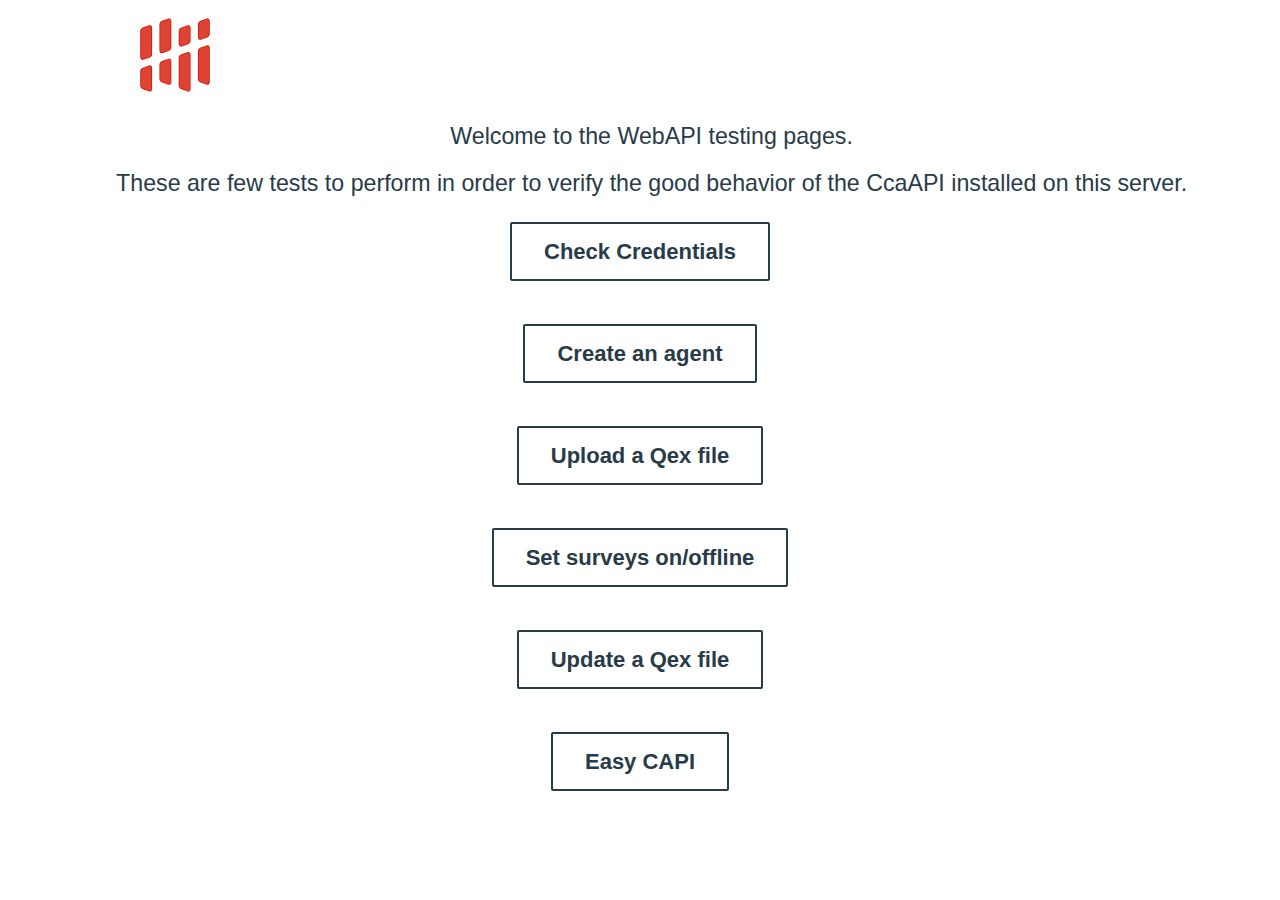
<file: Examples/index.html>
<!-- saved from url=(0038)http://ns7.askia.com/webapi/index.html -->
<html><head><meta http-equiv="Content-Type" content="text/html; charset=windows-1252">
<link href="./askia.css" rel="stylesheet" type="text/css">
</head><body data-iorad-extension="chrome"><div id="mainframe">
<div class="empty-row">&nbsp;</div>
<div id="headercontainer">
	<div id="headercontent">
		<div class="empty-row">&nbsp;</div>
		<ul id="header">
			<li id="lileft"></li>
			<li id="limiddle"><img src="./logo.png" alt="" title=""></li>
			<li id="liright"></li>
		</ul>
		<div class="empty-row">&nbsp;</div>
	</div>
</div>


<table border="0" cellpadding="0" cellspacing="0" width="100%" align="center">
	<tbody><tr>
		<td id="chapter" class="askia-caption0" align="center"> Welcome to the WebAPI testing pages.<br><br>These are few tests to perform in order to verify the good behavior of the CcaAPI installed on this server.<br><br>
</td>
</tr>
</tbody></table>
<table border="0" cellpadding="0" cellspacing="0" width="100%">
		<tbody><tr style="width:100%" align="center">
		<td style="width:30%"><a href="./1.html" target="_blank" class="btn">Check Credentials</a><br><br><br><br><br><br></td>
		</tr>
		<tr style="width:100%" align="center">
		<td style="width:30%"><a href="./2.html" target="_blank" class="btn">Create an agent</a><br><br><br><br><br><br></td>
		</tr>
		<tr style="width:100%" align="center">
			<td style="width:30%"><a href="./3.html" target="_blank" class="btn">Upload a Qex file</a><br><br><br><br><br><br></td>
		</tr>
		<tr style="width:100%" align="center">
			<td style="width:30%"><a href="./4.html" target="_blank" class="btn">Set surveys on/offline</a><br><br><br><br><br><br></td>
		</tr>
		<tr style="width:100%" align="center">
			<td style="width:30%"><a href="./5.html" target="_blank" class="btn">Update a Qex file</a><br><br><br><br><br><br></td>
		</tr>
		<tr style="width:100%" align="center">
			<td style="width:30%"><a href="./easyCAPI.html" target="_blank" class="btn">Easy CAPI</a><br><br><br><br><br><br></td>
		</tr>
	</tbody></table>
</div></body></html>
</file>
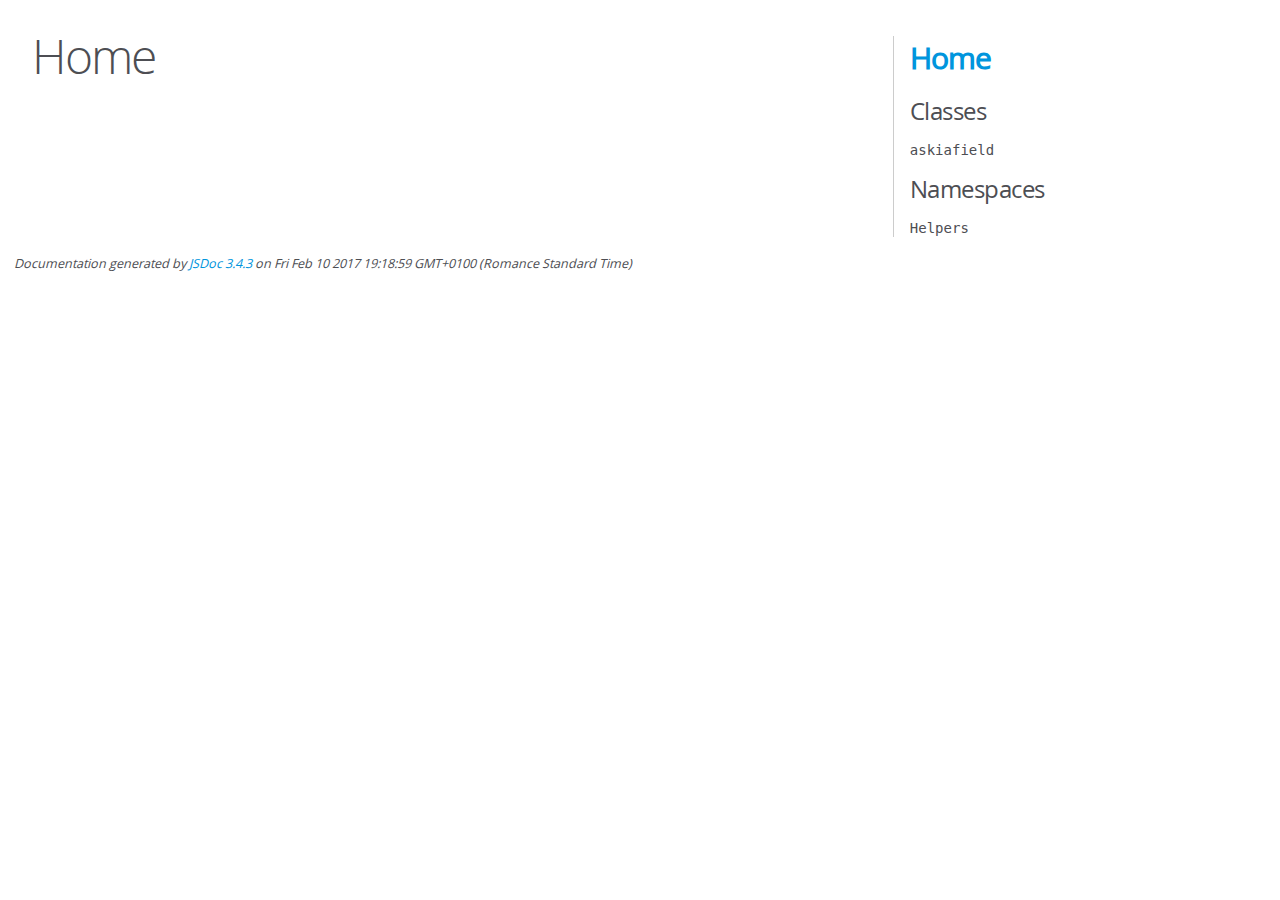
<file: JSDoc/index.html>
<!DOCTYPE html>
<html lang="en">
<head>
    <meta charset="utf-8">
    <title>JSDoc: Home</title>

    <script src="scripts/prettify/prettify.js"> </script>
    <script src="scripts/prettify/lang-css.js"> </script>
    <!--[if lt IE 9]>
      <script src="//html5shiv.googlecode.com/svn/trunk/html5.js"></script>
    <![endif]-->
    <link type="text/css" rel="stylesheet" href="styles/prettify-tomorrow.css">
    <link type="text/css" rel="stylesheet" href="styles/jsdoc-default.css">
</head>

<body>

<div id="main">

    <h1 class="page-title">Home</h1>

    



    


    <h3> </h3>










    









</div>

<nav>
    <h2><a href="index.html">Home</a></h2><h3>Classes</h3><ul><li><a href="askiafield.html">askiafield</a></li></ul><h3>Namespaces</h3><ul><li><a href="Helpers.html">Helpers</a></li></ul>
</nav>

<br class="clear">

<footer>
    Documentation generated by <a href="https://github.com/jsdoc3/jsdoc">JSDoc 3.4.3</a> on Fri Feb 10 2017 19:18:59 GMT+0100 (Romance Standard Time)
</footer>

<script> prettyPrint(); </script>
<script src="scripts/linenumber.js"> </script>
</body>
</html>
</file>
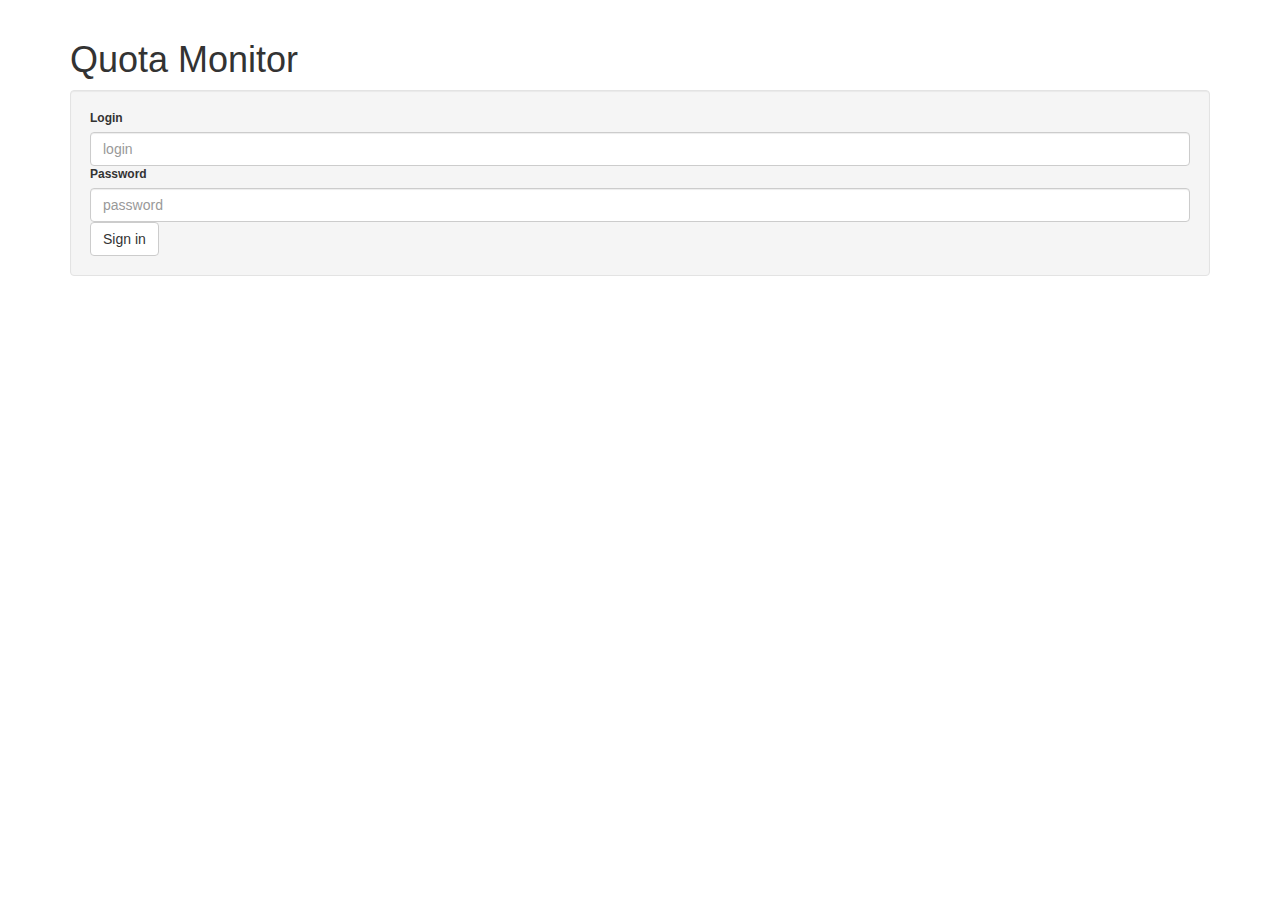
<file: Examples/quota_monitor/index.html>
<!DOCTYPE html>
<html>
	<head>
		<meta charset="UTF-8">
		<link href='./bootstrap.min.css' rel='stylesheet' type='text/css'>
		<script type="text/javascript" src="../../askiafield.js"></script>
		<script type="text/javascript" src="./config/config.js"></script>
		<link rel="stylesheet" type="text/css" href="./themes/default/easyui.css">
		<link rel="stylesheet" type="text/css" href="./themes/icon.css">
		<link rel="stylesheet" type="text/css" href="./demo.css">
		<script type="text/javascript" src="./jquery.min.js"></script>
		<script type="text/javascript" src="./jquery.easyui.min.js"></script>
	</head>
	<body class="container" onload="init()"> 
		<h1>Quota Monitor</h1>
		<div>
			<div id="authMessage"></div>
			<div id="loginForm" class="well form">
				<form class="form-horizontal">
					<label for="UID">Login</label>
					<input type="text" id="UID" class="form-control" placeholder="login"/>
					<label for="PASS">Password</label>
					<input type="text" id="PASS" class="form-control" placeholder="password"/>
					<input type="button" class="btn btn-default" value="Sign in" onclick="signin()"/>
				</form>
			</div>
			<div class="well form" id="loading" style="display:none">
				Loading surveys 
				<img src="loading.gif" ></img>
			</div>
			<div id="surveyForm" class="well form" style="display:none">
			  <select id="allSurveys" class="form-control">
				<option value="" disabled selected>Select a survey</option>
			  </select>
			</div>
		</div>
		<div class="well" id="loadingResults" style="display:none">
				Loading quotas 
				<img src="loading.gif" ></img>
		</div>
		<div class="well" id="result" style="display:none">
			<div style="margin:20px 0;">
				<a href="javascript:void(0)" class="easyui-linkbutton" onclick="collapseAll()">CollapseAll</a>
				<a href="javascript:void(0)" class="easyui-linkbutton" onclick="expandAll()">ExpandAll</a>
			</div>
			<table id="quotaGrid" title="Quota tree" class="easyui-treegrid"
					data-options="
						 animate: true,
						 fitColumns: true,
						 idField: 'Token',
						treeField: 'DisplayedColumn',
						onContextMenu: onContextMenu
					">
				<thead>
					<tr>
						<th data-options="field:'DisplayedColumn'" >Name</th>
						<th data-options="field:'MinimumTargetCount'" >Target</th>
						<th data-options="field:'InterviewsCompletedCount'" >Completes</th>
						<th data-options="field:'MaximumToDoCount'" >To do</th>
					</tr>
				</thead>
			</table>
			<div id="mm" class="easyui-menu" style="width:120px;">
				<div onclick="collapse()" data-options="iconCls:'icon-remove'" >Collapse</div>
				<div onclick="expand()" data-options="iconCls:'icon-add'">Expand</div>
			</div>
		</div>

		<script>
			function init(){
				
				askiafield.config(
					{CCAURL:myConfig.CCAURL+'/ccawebapi/'}
				);
				document.getElementById("allSurveys").addEventListener("change",function(){
					getQuota(this.value);
				});	
			}
			
			function signin(){
				let UrlSurveyId = getURLParameter("surveyID");
				let id = document.getElementById('UID').value;
				let pass = document.getElementById('PASS').value;
				let mod = "CcaPortal";
				askiafield.auth(id,pass,mod)
					.then((json)=>{
						if (json.StatusCode !==200){throw json}
						document.getElementById('loginForm').setAttribute('style','display:none;');
						let successMessage = "connected with token "+json.Response.Token;
						document.getElementById('authMessage').innerHTML = successMessage;
						document.getElementById('authMessage').className = "bg-success";
						if(UrlSurveyId){
							getQuota(UrlSurveyId);
						}
						else{
							document.getElementById('loading').setAttribute('style','display:block;');
							askiafield.getSurveys({})
							.then((resp)=>{
								resp.json().then(function(json){
									json.Response.sort(function(a,b){
										if (a.Name > b.Name) return 1;
										if (a.Name < b.Name) return -1;
										return 0
									});
									JSONtoSelect(json.Response,'allSurveys');
									document.getElementById('loading').setAttribute('style','display:none;');
									document.getElementById('surveyForm').setAttribute('style','display:block;');
								});
							});
						}
					})
					.catch((json)=>{
						console.log(json);
						let errorMessage = "error connecting : "+json.StatusCode;
						document.getElementById('authMessage').innerHTML = errorMessage;
						document.getElementById('authMessage').className = "bg-danger";
					});
			
			
			}

			function getQuota(surveyId){
					document.getElementById('loadingResults').setAttribute('style','display:block');
					document.getElementById('result').setAttribute('style','display:none;');																						
					askiafield.getQuota({surveyId:surveyId})
					.then((resp)=>{
						resp.json()
							.then((jsonresp)=>{
								RecursiveCrawlResponse(jsonresp.Response, (dataToDisplay)=>{
																								document.getElementById('loadingResults').setAttribute('style','display:none');
																								document.getElementById('result').setAttribute('style','display:block;width:100%;');
																								$('#quotaGrid').treegrid({data:[]});
																								$('#quotaGrid').treegrid({data:[dataToDisplay]});
																							});
							})
					})
			}
			
			/***data processing***/
			function RecursiveCrawlResponse(obj,callback){
				let output;
				if(!obj.children){
					obj.children = [];
				}
				output = adaptData(obj);
				//crawl the Questions node and create a clone called "children"
				if (obj.Questions && obj.Questions.length > 0) {
					for(let i in obj.Questions){
						let child = RecursiveCrawlResponse(obj.Questions[i]);
						obj.children.push(child);
					}
				} 
				//crawl the Responses node and create a clone called "children"
				else if (obj.Responses && obj.Responses.length > 0) {
					for(let j in obj.Responses){
						let child = RecursiveCrawlResponse(obj.Responses[j])
						obj.children.push(child);
					}
				}
				if (callback){
					callback(output);
				}
				return output;
			}
			
			//edit fields so that the data looks nicer in the easyUI treeGrig component
			function adaptData(obj){
				//Create a single column to include Question name + Response caption
				if(obj.QuestionShortcut == null){
					obj.DisplayedColumn = obj.ResponseShortCaption;
				}
				//Create a single column to include Question name + Response caption
				else{
					obj.DisplayedColumn = obj.QuestionShortcut;
				}
				//Manage numeric Ranges
				if(obj.IsNumeric && obj.RangeMin >=0 && obj.RangeMax >=0){
					obj.DisplayedColumn = "["+obj.RangeMin+" -> "+obj.RangeMax+"[";
				}
				//rename root token
				if(obj.Token == 0){
					obj.DisplayedColumn = "Survey";
				}
				return obj	
			}
			/***end data processing***/
			
			/***easyUI specific functions***/
			function collapseAll(){
				$('#quotaGrid').treegrid('collapseAll');
			}
			function expandAll(){
				$('#quotaGrid').treegrid('expandAll');
			}
			function onContextMenu(e,row){
				if (row){
					e.preventDefault();
					$(this).treegrid('select', row.Token);
					$('#mm').menu('show',{
						left: e.pageX,
						top: e.pageY
					});                
				}
			}
			function collapse(){
				let node = $('#quotaGrid').treegrid('getSelected');
				if (node){
					$('#quotaGrid').treegrid('collapse', node.Token);
				}
			}
			function expand(){
				let node = $('#quotaGrid').treegrid('getSelected');
				if (node){
					$('#quotaGrid').treegrid('expand', node.Token);
				}
			}
			/***end easyUI specific functions***/
			
			/***utils***/
			function getURLParameter(name) {
			  return decodeURIComponent((new RegExp('[?|&]' + name + '=' + '([^&;]+?)(&|#|;|$)').exec(location.search) || [null, ''])[1].replace(/\+/g, '%20')) || null;
			}
			
			function JSONtoSelect(jsonList,selectID){
				for (jsonListItem of jsonList){
					let newopt = document.createElement("option");
					newopt.text = jsonListItem.Name;
					newopt.innerHTML = jsonListItem.Name;
					newopt.value = jsonListItem.Id;
					document.getElementById(selectID).add(newopt);
				}
			}
			/***end utils***/
		</script>
  </body>
</html>
</file>
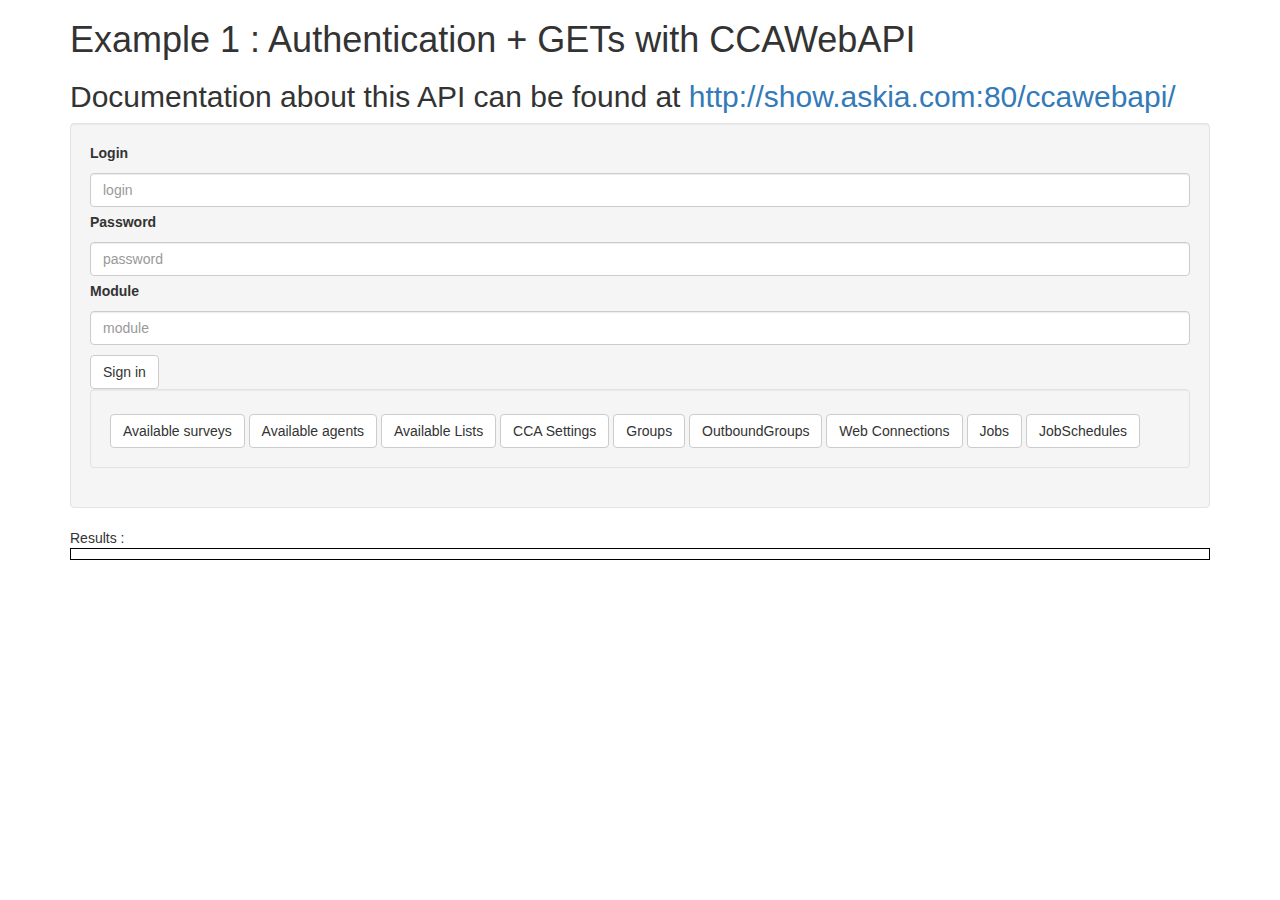
<file: Examples/1.html>
<!DOCTYPE html>
<html>
  <head>
   <link href='bootstrap.min.css' rel='stylesheet' type='text/css'>
   <script type="text/javascript" src="../askiafield.js"></script>
      <script type="text/javascript" src="./config/config.js"></script>
    <link href='http://fonts.googleapis.com/css?family=Open+Sans:300italic,400italic,600italic,700italic,800italic,400,300,600,700,800' rel='stylesheet' type='text/css'>
   <style>
		#resultcontainer{
			border:1px solid black;
		}
		button, input{
		margin: 5px 0 5px 0;
		}
	</style>
	
	<script>

	function signin(){
		var id = document.getElementById('UID').value;
		var pass = document.getElementById('PASS').value;
		var mod = document.getElementById('MODULE').value;
		askiafield.auth(id,pass,mod)
		.then(function(json){
			if (json.StatusCode !==200){throw json};
			let successMessage = "connected with token "+json.Response.Token;
			document.getElementById('authMessage').innerHTML = successMessage;
			document.getElementById('authMessage').className = "bg-success";
		})
		.catch(function(json){
			let errorMessage = "error connecting : "+json.StatusCode;
			document.getElementById('authMessage').innerHTML = errorMessage;
			document.getElementById('authMessage').className = "bg-danger";
		});
	}
	
	function init(){
		askiafield.config(
			{CCAURL:myConfig.CCAURL+'/ccawebapi/'}
		);
		document.getElementById('doc').innerHTML = askiafield.CCAURL;
		document.getElementById('doc').setAttribute("href",askiafield.CCAURL);
	}
	
	function JSONtoDIV(response){
		//console.log(promise);
			response.json()
			.then(function(json){
			    console.log(json);
					cache=json.Response;
					document.getElementById('result').innerHTML = ''
					json.Response.forEach(function(key){
						document.getElementById('result').innerHTML += '<li>' + key.Name + '</li>';
					});
				})
			.catch(function(error){
			console.log("error caught");
		}); 
	}
	

	</script>

	</head>
	
	
  <body class="container" onload="init()">
	<h1>Example 1 : Authentication + GETs with CCAWebAPI</h1>
	<h2>Documentation about this API can be found at <a id="doc" href=""></a></h2>
	<div class="well control-container">
		<form class="form-horizontal">
			<label for="UID">Login</label>
			<input type="text" id="UID" class="form-control" placeholder="login"/>
			<label for="PASS">Password</label>
			<input type="text" id="PASS" class="form-control" placeholder="password"/>
			<label for="MODULE">Module</label>
			<input type="text" id="MODULE" class="form-control" placeholder="module"/>
			<input type="button" class="btn btn-default" value="Sign in" onclick="signin()"/>
		</form>
		<div id="authMessage"></div>
		<div class="well">
			<button class="btn btn-default" onclick="askiafield.getSurveys({}).then(function(response){JSONtoDIV(response)})">Available surveys</button>
			<button class="btn btn-default" onclick="askiafield.getAgents({}).then(function(response){JSONtoDIV(response)})">Available agents</button>
			<button class="btn btn-default" onclick="askiafield.getLists({}).then(function(response){JSONtoDIV(response)})">Available Lists</button>
			<button class="btn btn-default" onclick="askiafield.getSettings({}).then(function(response){JSONtoDIV(response)})">CCA Settings</button>
			<button class="btn btn-default" onclick="askiafield.getGroups({}).then(function(response){JSONtoDIV(response)})">Groups</button>
			<button class="btn btn-default" onclick="askiafield.getOutbound({}).then(function(response){JSONtoDIV(response)})">OutboundGroups</button>
			<button class="btn btn-default" onclick="askiafield.getWebconnections({}).then(function(response){JSONtoDIV(response)})">Web Connections</button>
            <button class="btn btn-default" onclick="askiafield.getJobs({}).then(function(response){JSONtoDIV(response)})">Jobs</button>
            <button class="btn btn-default" onclick="askiafield.getJobSchedules({}).then(function(response){JSONtoDIV(response)})">JobSchedules</button>
		</div>
	</div>
	
	
    Results : 
	<div id="resultcontainer">
		<div id="loading"></div>
		<ul id="result" class="table-striped"></ul>
	</div>

  </body>
</html>
</file>
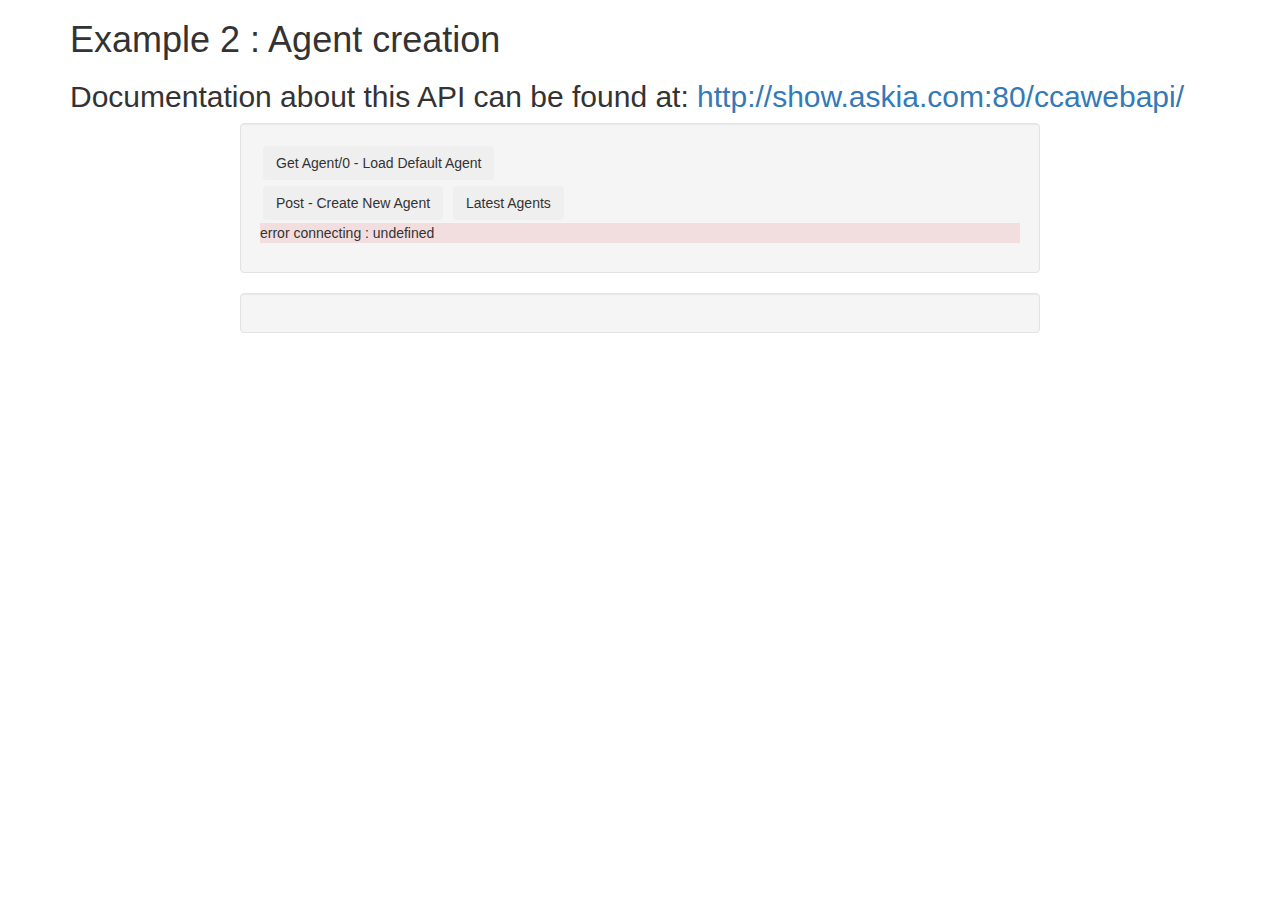
<file: Examples/2.html>
<!DOCTYPE html>
<html>
  <head>
   <link href='bootstrap.min.css' rel='stylesheet' type='text/css'>
   <script type="text/javascript" src="../askiafield.js"></script>
	  <script type="text/javascript" src="./config/config.js"></script>
    <link href='http://fonts.googleapis.com/css?family=Open+Sans:300italic,400italic,600italic,700italic,800italic,400,300,600,700,800' rel='stylesheet' type='text/css'>
   <style>		
		.agent-container { width: 800px; display: block; margin-left: auto; margin-right: auto;}
		.control-container { width: 800px; display: block; margin-left: auto; margin-right: auto;}
		#fetch-agent-issue { display: none; }
		.btn { margin: 3px; }
	</style>
	
	<script>
	
	let defaultAgentObj;
	
	function init(){
		askiafield.config(
			{CCAURL:myConfig.CCAURL+'/ccawebapi/'}
		);
		document.getElementById('doc').innerHTML = askiafield.CCAURL;
		document.getElementById('doc').setAttribute("href",askiafield.CCAURL);
		askiafield.auth(myConfig.login,myConfig.password,myConfig.module)
		.then(function(json){
			if(json.StatusCode !== 200){throw json};
			let successMessage = "connected with token "+json.Response.Token;
			document.getElementById('authMessage').innerHTML = successMessage;
			document.getElementById('authMessage').className = "bg-success";
		})
		.catch(function(json){
			let errorMessage = "error connecting : "+json.StatusCode;
			document.getElementById('authMessage').innerHTML = errorMessage;
			document.getElementById('authMessage').className = "bg-danger";
		});
	}
	
	function JSONtoDIV(response){
			response.json()
			.then(function(json){
					cache=json.Response;
					document.getElementById('result').innerHTML = ''
					json.Response.forEach(function(key){
						document.getElementById('result').innerHTML += '<li>' + key.Name + '</li>';
					});
				})
			.catch(function(error){
			console.log("error caught");
		}); 
	}
	
	
	function setAgentJSON(defaultAgentObj){
		var newAgent = defaultAgentObj;
		console.log(defaultAgentObj);
		for (var key in defaultAgentObj) {
			if (defaultAgentObj.hasOwnProperty(key)) {
				var value = defaultAgentObj[key];
				if (typeof value === 'string') {
					newAgent[key] = document.getElementById('input' + key).value;
				}
				if (typeof value === 'boolean') {
					// convert string to boolean
					newAgent[key] = document.getElementById('checkbox' + key).checked;
				}
			}
		}
		console.log(newAgent);
		askiafield.createAgent(
			{
			body:newAgent
			}
		)
		.then(function(response){
			response.json()
			.then(function(json){
				if(json.StatusCode !== 200){
					document.getElementById('statusMessage').innerHTML = "couldn't create agent";
					document.getElementById('statusMessage').className = "bg-danger";
					throw json
				}
				else{
					let successMessage = "successfully created agent "+json.Response.NewId;
					document.getElementById('statusMessage').innerHTML = successMessage;
					document.getElementById('statusMessage').className = "bg-success";
				}
			});
		});
	}


	function JSONtoFORM(response){
		// First, checks if it isn't implemented yet.
		if (!String.prototype.format) {
		  String.prototype.format = function() {
			var args = arguments;
			return this.replace(/{(\d+)}/g, function(match, number) { 
			  return typeof args[number] != 'undefined'
				? args[number]
				: match
			  ;
			});
		  };
		}
		response.json()
		.then(function(json){
			if (json.StatusCode === 200) {
				document.getElementById("fetch-agent-issue").style["display"] = 'none';
				defaultAgentObj = json.Response;
				console.log(defaultAgentObj);
				// Generate form HTML based upon the JSON object received
				var strControlTemplate = '\n\t\t<div class="control-group">\n\t\t\t<label class="control-label" for="input{0}">{0}</label>\n\t\t\t<div class="controls">\n\t\t\t<input type="text" id="input{0}" placeholder="{1}" value="{1}">\n\t\t\t</div>\n\t\t</div>\n';
				var boolControlTemplate = '\n\t\t<div class="control-group">\n\t\t<div class="controls">\n\t\t<label class="checkbox">\n\t\t\t<input type="checkbox" id="checkbox{0}" checked="{1}">{0}\n\t\t</label>\n\t\t</div>\n\t\t</div>\n';
				var generatedHTML = "";
				for (var key in defaultAgentObj) {
					if (defaultAgentObj.hasOwnProperty(key)) {
						var value = defaultAgentObj[key];
						if (typeof value === 'string') {
							// input types for strings
							generatedHTML += strControlTemplate.format(key, value);
						}
						if (typeof value === 'boolean') {
							// checkboxes for booleans
							generatedHTML += boolControlTemplate.format(key, '' + value);
						}
					}
				}
				document.getElementById('result').innerHTML = generatedHTML;
				
			} else {
				// Show the user a Warning that something went wrong with the API
				document.getElementById("fetch-agent-issue").style["display"] = 'block';
				document.getElementById("fetch-agent-issue").innerHTML('Something went wrong fetching the default agent')
			}
		})
	}


	</script>
 
	</head>

  <body class="container" onload="init()">
	<h1>Example 2 : Agent creation</h1>
	<h2>Documentation about this API can be found at: <a id="doc" href=""></a></h2>
	<div class="well control-container">
		<div class="alert alert-error" id="fetch-agent-issue">Something went wrong fetching the default agent</div>
		<input type="button" class="btn" value="Get Agent/0 - Load Default Agent" onclick="askiafield.getDefaultAgent({}).then(function(response){JSONtoFORM(response)})"/>
		<br>
		<input type="button" class="btn" value="Post - Create New Agent" onclick="setAgentJSON(defaultAgentObj)"/>
		<input type="button" class="btn" value="Latest Agents" onclick="askiafield.getAgents({}).then(function(response){JSONtoDIV(response)})"/>
		<p id="authMessage"></p>
		<p id="statusMessage"></p>
	</div>

	<div class="well agent-container">
		<div class="form-inline" id="result">

		</div>
	</div>
  </body>
</html>
</file>
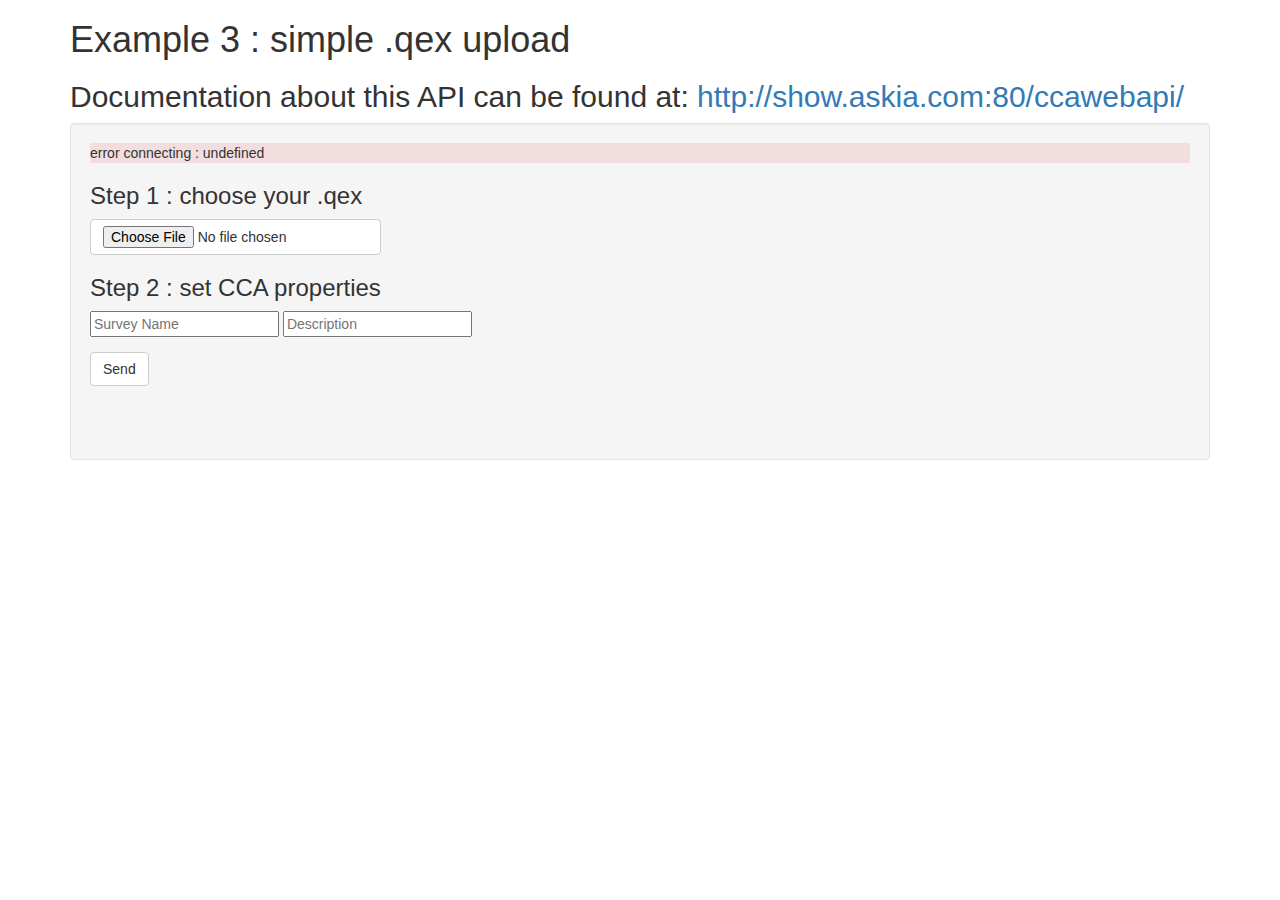
<file: Examples/3.html>
<!DOCTYPE html>
<html xmlns="http://www.w3.org/1999/xhtml">
<head>
    <title></title>
	<link href='bootstrap.min.css' rel='stylesheet' type='text/css'>
	<script type="text/javascript" src="../askiafield.js"></script>
	<script type="text/javascript" src="./config/config.js"></script>
</head>
<body class="container" onload="init()">
	<h1>Example 3 : simple .qex upload</h1>
	<h2>Documentation about this API can be found at: <a id="doc" href=""></a></h2>
	<div class="well control-container">
		<p id="authMessage"></p>
		<div class = "form">
			<div class = "form-group">
				<h3>Step 1 : choose your .qex</h3>
				<input  class="btn btn-default" type="file" id="files" name="file" />
			</div>
			<div class = "form-group">
				<h3>Step 2 : set CCA properties</h3>
				<input type="text" id="SurveyName" placeholder="Survey Name" required="required"/>
				<input type="text" id="Description" placeholder="Description"/>
			</div>
			<button class="btn btn-default" id="sendsimple" onClick="myUpload()" >Send</button>
		</div>
		 <output id="request"></output>    <br /><br />
		<output id="result"></output>    
	</div>
   
	<script>
	
	function init(){
		askiafield.config(
			{CCAURL:myConfig.CCAURL+'/ccawebapi/'}
		);
		document.getElementById('doc').innerHTML = askiafield.CCAURL;
		document.getElementById('doc').setAttribute("href",askiafield.CCAURL);
		askiafield.auth(myConfig.login,myConfig.password,myConfig.module)
		.then(function(json){
			let successMessage = "connected with token "+json.Response.Token;
			document.getElementById('authMessage').innerHTML = successMessage;
			document.getElementById('authMessage').className = "bg-success";
		})
		.catch(function(json){
			let errorMessage = "error connecting : "+json.StatusCode;
			document.getElementById('authMessage').innerHTML = errorMessage;
			document.getElementById('authMessage').className = "bg-danger";
		});
	}
	
	function myUpload(){
		let surveyParams = {
			'Name':document.getElementById('SurveyName').value,
			'Description':document.getElementById('Description').value,
			'InterviewStorage': 1,
			'KeepIncompletes':false
		}
		let inputID = files;
		let onSuccess = function(json){
			document.getElementById('result').className="bg-success";
			document.getElementById('result').innerHTML="Task created with new ID : "+json.Response.NewId;
		};
		let onFailure = function(json){
			document.getElementById('result').className="bg-danger";
			document.getElementById('result').innerHTML="error code : "+resp.StatusCode;
		}
		askiafield.uploadSurvey(surveyParams,inputID,onSuccess,onFailure);
	}

    </script>
</body>
</html>
</file>
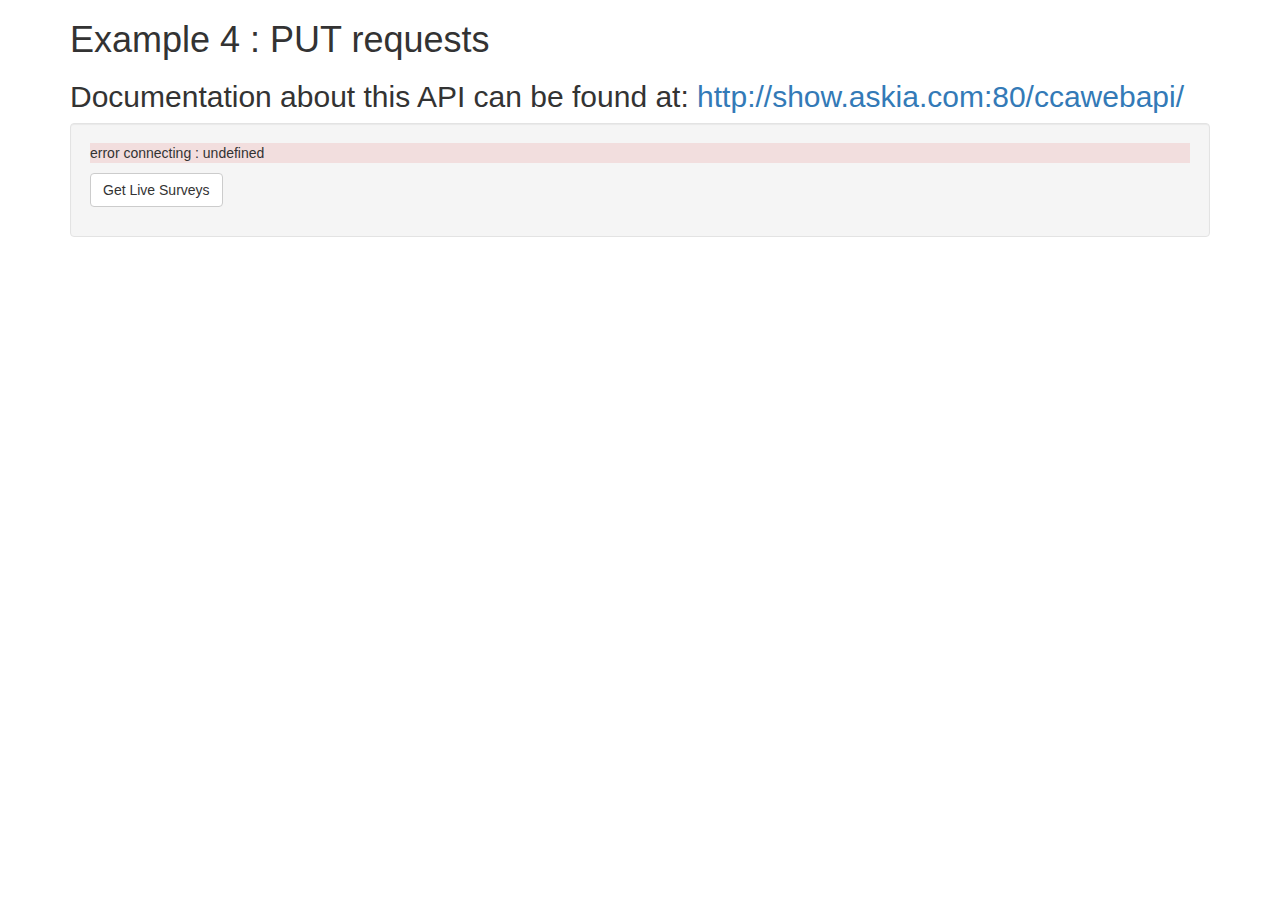
<file: Examples/4.html>
<!DOCTYPE html>
<html xmlns="http://www.w3.org/1999/xhtml">
<head>
    <title></title>
	<link href='bootstrap.min.css' rel='stylesheet' type='text/css'>
	<script type="text/javascript" src="../askiafield.js"></script>
	<script type="text/javascript" src="./config/config.js"></script>
</head>
<body class="container" onload="init()">
	<h1>Example 4 : PUT requests</h1>
	<h2>Documentation about this API can be found at: <a id="doc" href=""></a></h2>
	<div class="well control-container">
		<p id="authMessage"></p>
		<button class="btn btn-default"  onClick="getSurveyInfo()">Get Live Surveys</button>
		<p id="resultinfo"></p>
		<p id="resultinfo2"></p>
		<p id="result"></p>
	</div>
   

    <script>
	
	function getSurveyInfo(){
		askiafield.getWebconnections({})
		.then(function(response){
			//console.log(response);
			response.json().then(function(json){
				document.getElementById('resultinfo').innerHTML = "fetched surveys from "+json.Response.length+" Webprod server(s)";
			})
		})
		.then(function(){return askiafield.getSurveys({})})
		.then(function(response){
			console.log(response);
			response.json().then(function(json){
				ListToForm(json);
			})
		});
	}
	
	function setOnline(checkbox,surveyId){
		console.log(surveyId);
		if (checkbox.checked){
			askiafield.setSurveyOnline(
				{
					surveyId:surveyId,
					webConnectionId:1,
					body:{setOnline:true},
				}
			)
			.then(function(response){
				alert("Survey "+surveyId +" is now online");
			});
		}
		else{
			askiafield.setSurveyOnline({surveyId:surveyId,webConnectionId:1,body:{setOnline:false}});
		}
	}
	
	function init(){
		askiafield.config(
			{CCAURL:myConfig.CCAURL+'/ccawebapi/'}
		);
		document.getElementById('doc').innerHTML = askiafield.CCAURL;
		document.getElementById('doc').setAttribute("href",askiafield.CCAURL);
		askiafield.auth(myConfig.login,myConfig.password,myConfig.module)
		.then(function(json){
			let successMessage = "connected with token "+json.Response.Token;
			document.getElementById('authMessage').innerHTML = successMessage;
			document.getElementById('authMessage').className = "bg-success";
		})
		.catch(function(json){
			let errorMessage = "error connecting : "+json.StatusCode;
			document.getElementById('authMessage').innerHTML = errorMessage;
			document.getElementById('authMessage').className = "bg-danger";
		});
	}
	
	function ListToForm(json){
		let generatedHTML="<ul>";
		let filteredList=json.Response;
		/*let filteredList=json.Response.filter(function(listItem){
			//console.log(listItem.WebConnections);
			return listItem.WebSurvey==true;
		});*/
		for(websurvey in filteredList){
			let value=filteredList[websurvey];
			generatedHTML += "<li>"+value.Name + ' Online : <input type="checkbox"'+(value.WebSurvey==true ? "checked":"")+ ' onChange="setOnline(this,'+value.Id+')"></li>';
		}
		generatedHTML+="</ul>";
		document.getElementById('result').innerHTML = generatedHTML;
	}
	
	
	
    </script>
</body>
</html>
</file>
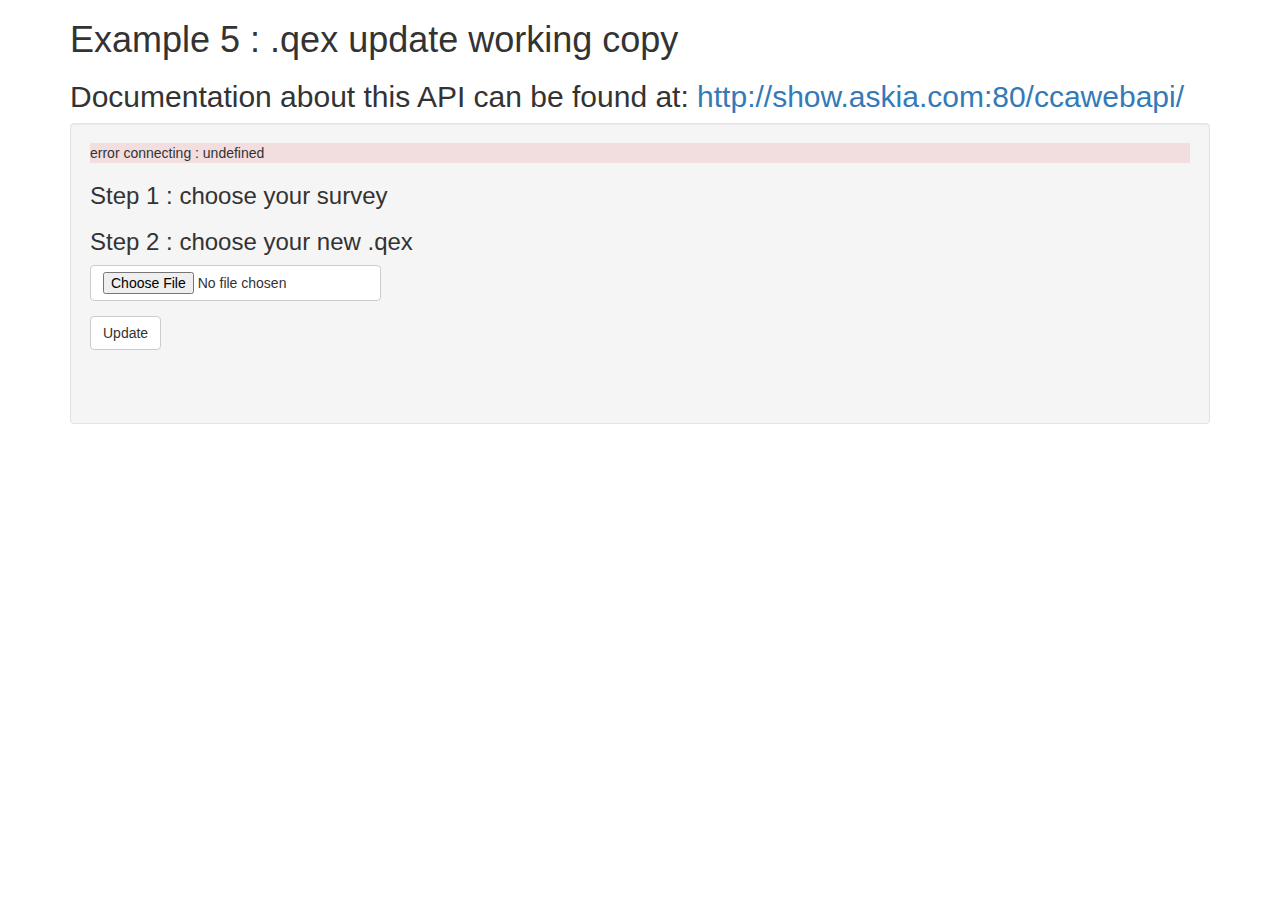
<file: Examples/5.html>
<!DOCTYPE html>
<html xmlns="http://www.w3.org/1999/xhtml">
<head>
    <title></title>
	<link href='bootstrap.min.css' rel='stylesheet' type='text/css'>
	<script type="text/javascript" src="../askiafield.js"></script>
	<script type="text/javascript" src="./config/config.js"></script>
</head>
<body class="container" onload="init()">
	<h1>Example 5 : .qex update working copy</h1>
	<h2>Documentation about this API can be found at: <a id="doc" href=""></a></h2>
	<div class="well control-container">
		<p id="authMessage"></p>
		<div class = "form">
			<div class = "form-group">
				<h3>Step 1 : choose your survey</h3>
				<div id="selectSurveyContainer"></div>
			</div>
			<div class = "form-group">
				<h3>Step 2 : choose your new .qex</h3>
				<input class="btn btn-default" type="file" id="files" name="file" />
			</div>
			<button class="btn btn-default" id="updatesimple" onClick="myUpdate()" >Update</button>
		</div>
		 <output id="request"></output>    <br /><br />
		<output id="result"></output>    
	</div>
   
	<script>
	
	function init(){
		askiafield.config(
			{CCAURL:myConfig.CCAURL+'/ccawebapi/'}
		);
		document.getElementById('doc').innerHTML = askiafield.CCAURL;
		document.getElementById('doc').setAttribute("href",askiafield.CCAURL);
		askiafield.auth(myConfig.login,myConfig.password,myConfig.module)
		.then(function(json){
			let successMessage = "connected with token "+json.Response.Token;
			document.getElementById('authMessage').innerHTML = successMessage;
			document.getElementById('authMessage').className = "bg-success";
		})
		.then(function(){
			askiafield.getSurveys({})
			.then(function(response){
				response.json().then(function(json){JSONtoSelect(json.Response,'selectSurveyContainer')});
			})
		})
		.catch(function(json){
			let errorMessage = "error connecting : "+json.StatusCode;
			document.getElementById('authMessage').innerHTML = errorMessage;
			document.getElementById('authMessage').className = "bg-danger";
		});
	}
	
	
	function JSONtoSelect(jsonList,selectID){
		let selectHTML = '<select id="selectSurvey" name="selectSurvey">';
		selectHTML += '<option value="" selected>Please choose</option>';
		for (jsonListItem of jsonList){
			selectHTML += '<option value='+jsonListItem.Id+'>'+jsonListItem.Id + '('+jsonListItem.Name+')'+'</option>';
		}
		selectHTML += '</select>';
		document.getElementById(selectID).innerHTML = selectHTML;
	}
	
	function myUpdate(){
		let surveyId = document.getElementById("selectSurvey").value;
		let jsonParams = {
			'InterviewStorage': 1,
			'KeepIncompletes':false
		}
		let inputID = files;
		let onSuccess = function(json){
			console.log(json);
			document.getElementById('result').className="bg-success";
			document.getElementById('result').innerHTML="Updated task with new content";
		};
		let onFailure = function(json){
			alert(json);
			document.getElementById('result').className="bg-danger";
			document.getElementById('result').innerHTML="error code : "+json.StatusCode;
		}
		
		var reader = new FileReader();
		reader.readAsDataURL(inputID.files[0]);
		reader.addEventListener("load", function () {
			var dataString = reader.result;
			var data = '--gc0p4Jq0M2Yt08jU534c0p\r\n';
			data+='Content-Disposition: attachement; FileName="toto.qex"\r\n' +
			'Content-Transfer-Encoding: base64 \r\n\r\n';
			data += dataString;
			data += '\r\n';
			data +=  '--gc0p4Jq0M2Yt08jU534c0p--\r\n';
			document.getElementById('request').innerHTML = "Sending data : "+data;
			//sending this body to askiafield API
			
			return askiafield.updateSurvey({
				body:data,
				contentType: 'multipart/mixed ; boundary="gc0p4Jq0M2Yt08jU534c0p"',
				surveyId:surveyId,
				ignoreWarnings:true
			})
			.then(function(resp){
				resp.json()
				.then(function(json){
					if (json.StatusCode!==200){
						throw json;
					}else {
						onSuccess(json);
					}
				});
			})
			.catch(function(resp){
				resp.json()
				.then(function(json){
					onFailure(json);
				})
			})
		}); 
	}

    </script>
</body>
</html>
</file>
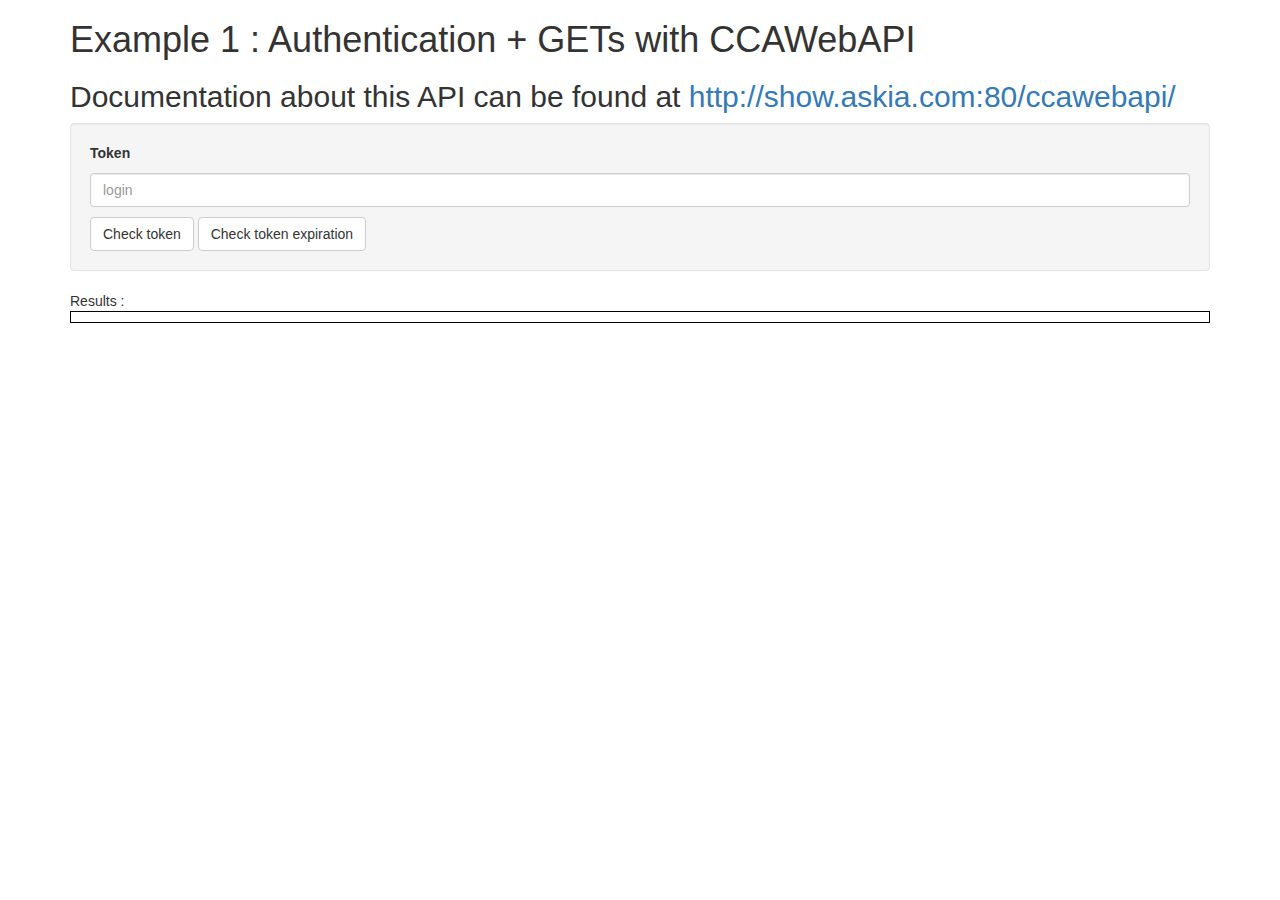
<file: Examples/auth_tokens.html>
<!DOCTYPE html>
<html>
  <head>
   <link href='bootstrap.min.css' rel='stylesheet' type='text/css'>
   <script type="text/javascript" src="../askiafield.js"></script>
      <script type="text/javascript" src="./config/config.js"></script>
    <link href='http://fonts.googleapis.com/css?family=Open+Sans:300italic,400italic,600italic,700italic,800italic,400,300,600,700,800' rel='stylesheet' type='text/css'>
   <style>
		#resultcontainer{
			border:1px solid black;
		}
		button, input{
		margin: 5px 0 5px 0;
		}
	</style>
	
	<script>

	function signin(){
		var id = document.getElementById('UID').value;
		askiafield.auth(id/*,pass,mod*/)
		.then(function(json){
			console.log(json);
			if (json.StatusCode !==200 || json.Response.Valid !== true){throw json};
			let successMessage = "connected with token "+id;
			document.getElementById('authMessage').innerHTML = successMessage;
			document.getElementById('authMessage').className = "bg-success";
		})
		.catch(function(json){
			let errorMessage = "error connecting : "+json.StatusCode;
			document.getElementById('authMessage').innerHTML = errorMessage;
			document.getElementById('authMessage').className = "bg-danger";
		});
	}
	
	function checkExpiration(){
		var id = document.getElementById('UID').value;
		askiafield.checkAuthTokenTimeRemaining({})
		.then(function(resp){
			resp.json()
			.then(function(json){
				console.log(json);
			})
		});
	
	
	}
	
	function init(){
		askiafield.config(
			{CCAURL:myConfig.CCAURL+'/ccawebapi/'}
		);
		document.getElementById('doc').innerHTML = askiafield.CCAURL;
		document.getElementById('doc').setAttribute("href",askiafield.CCAURL);
	}
	
	function JSONtoDIV(response){
		//console.log(promise);
			response.json()
			.then(function(json){
			    console.log(json);
					cache=json.Response;
					document.getElementById('result').innerHTML = ''
					json.Response.forEach(function(key){
						document.getElementById('result').innerHTML += '<li>' + key.Name + '</li>';
					});
				})
			.catch(function(error){
			console.log("error caught");
		}); 
	}
	

	</script>

	</head>
	
	
  <body class="container" onload="init()">
	<h1>Example 1 : Authentication + GETs with CCAWebAPI</h1>
	<h2>Documentation about this API can be found at <a id="doc" href=""></a></h2>
	<div class="well control-container">
		<form class="form-horizontal">
			<label for="UID">Token</label>
			<input type="text" id="UID" class="form-control" placeholder="login"/>
			<input type="button" class="btn btn-default" value="Check token" onclick="signin()"/>
			<input type="button" class="btn btn-default" value="Check token expiration" onclick="checkExpiration()"/>
		</form>
		<div id="authMessage"></div>
	</div>
	
	
    Results : 
	<div id="resultcontainer">
		<div id="loading"></div>
		<ul id="result" class="table-striped"></ul>
	</div>

  </body>
</html>
</file>
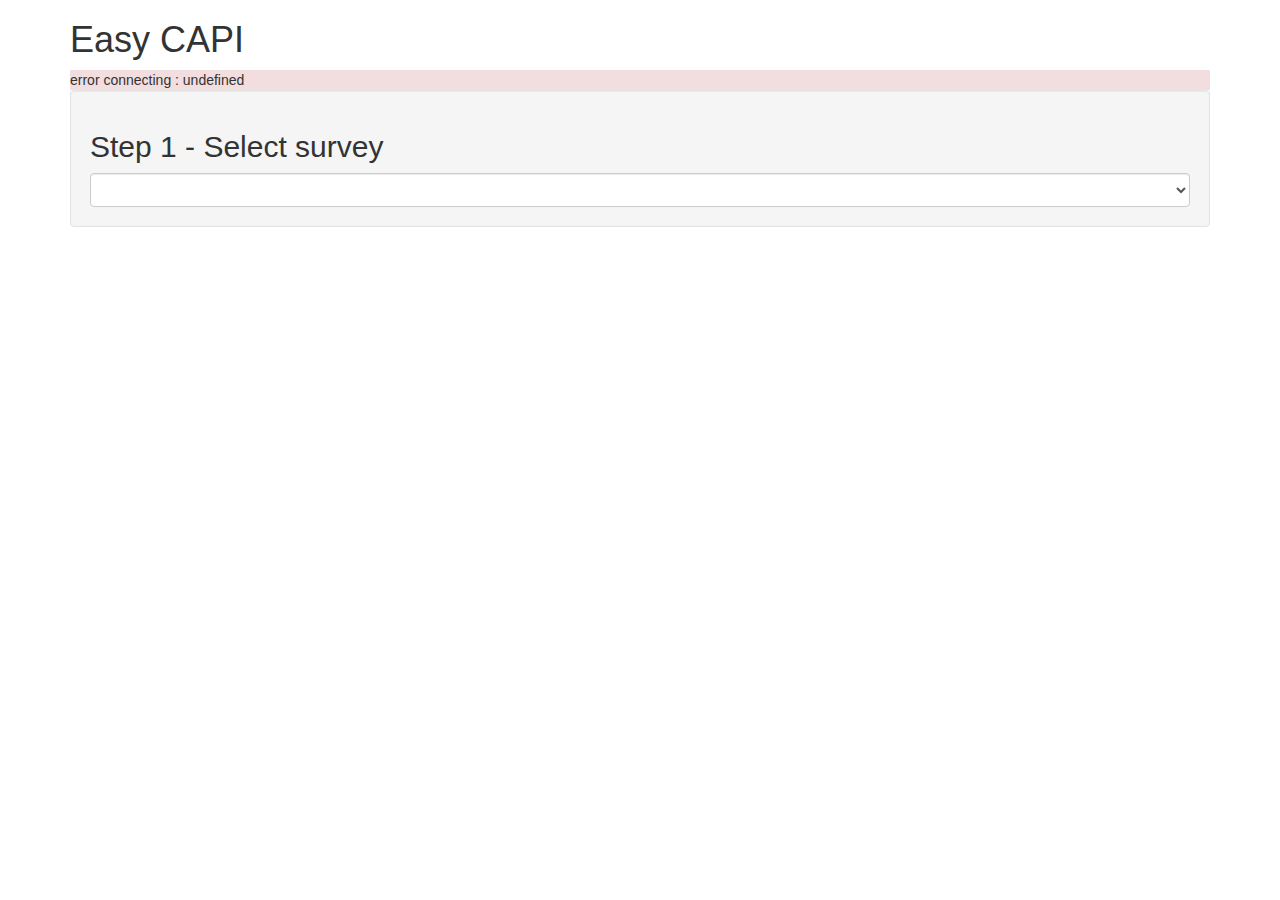
<file: Examples/easyCAPI.html>
<!DOCTYPE html>
<html>
  <head>
   <link href='./bootstrap.min.css' rel='stylesheet' type='text/css'>
   <script type="text/javascript" src="../askiafield.js"></script>
      <script type="text/javascript" src="./config/config.js"></script>
    <link href='http://fonts.googleapis.com/css?family=Open+Sans:300italic,400italic,600italic,700italic,800italic,400,300,600,700,800' rel='stylesheet' type='text/css'>
	
   <style>
		button{
		     height: 100%;
		}
	</style>
	</head>
	
	
  <body class="container" onload="init()">
	<h1>Easy CAPI</h1>
	<div>
		<div id="authMessage"></div>
		<div class="well">
			<h2>Step 1 - Select survey</h2>
			<select id="allSurveys" class="form-control"></select>
			<div id="step2" style="display:none">
				<h2>Step 2 - Assign agents</h2>
				<div id="resultcontainer">
					<select id="allAgents" class="form-control"></select>
					<button id="addAgent" class="btn btn-success form-control">Add</button>
					<div id="loading"></div>
					<br><br><br>
					<ul id="result" class="list-unstyled"></ul>
				</div>
			</div>
		</div>
	</div>
	
	<script>
       init();
		document.getElementById("allSurveys").addEventListener("change",function(){
				showLoading();
				getCapiAgentsbyTask(this.value);
		});
		document.getElementById("addAgent").addEventListener("click",
			()=>{
				showLoading();
				editEasyCapiGroup(document.getElementById('allSurveys').value,document.getElementById('allAgents').value);
			}
		);
		let defaultCapiBody;
        let allAgents;
        		
		function init(){
            askiafield.config(
                {CCAURL:myConfig.CCAURL+'/ccawebapi/'}
            );
			var id = myConfig.login;
            var pass = myConfig.password;
            var mod = myConfig.module;
            askiafield.auth(id,pass,mod)
                .then((json)=>{
                    if (json.StatusCode !==200){throw json};
                    let successMessage = "connected with token "+json.Response.Token;
                    document.getElementById('authMessage').innerHTML = successMessage;
                    document.getElementById('authMessage').className = "bg-success";
					askiafield.getSurveys({})
					.then((resp)=>{
						resp.json().then(function(json){JSONtoSelect(json.Response,'allSurveys')});
					});
					askiafield.getAgents({}).then(function(resp){
						resp.json()
							.then((jsonresp)=>{
								allAgents = jsonresp.Response;
								JSONtoSelect(allAgents,"allAgents")
							})
					})
                })
                .catch((json)=>{
                    let errorMessage = "error connecting : "+json.StatusCode;
                    document.getElementById('authMessage').innerHTML = errorMessage;
                    document.getElementById('authMessage').className = "bg-danger";
                });
        }
		
		function getCapiAgentsbyTask(surveyId){
			console.log(surveyId);
            let result =[];
			document.getElementById('step2').setAttribute('style','display:block');
            askiafield.getCapiGroups({})
            .then((resp)=>{
                resp.json()
                    .then((jsonresp)=>{
                        for(jsonrespId of jsonresp.Response){
                            if(jsonrespId.SurveyId==surveyId && jsonrespId.Name == "EZ_CAPI"+surveyId){
                                for(agentMember of jsonrespId.CapiMemberships){
                                    let capiAgent={};
                                    capiAgent.id = agentMember.AgentId;
                                    for(agentDetail of allAgents ){
                                        if(agentDetail.Id == agentMember.AgentId){
                                            capiAgent.agentName = agentDetail.Name;
                                        }
                                    }
                                    result.push(capiAgent);
                                }
                            }
                        }
						console.log(result);
                        AgentListToHtmlUl(result,"result");
						document.getElementById('resultcontainer').setAttribute('style','display:block');
						//document.getElementById('agentLoading').setAttribute('style','display:none');
                    })
                }
            )
		}
		
		
		function showLoading(){
			/*let loadingDiv = document.createElement("div");
			loadingDiv.innerHTML = "Loading...";
			loadingDiv.id = "agentLoading";
			document.getElementById('resultcontainer').appendChild(loadingDiv) ;*/
		}
		
		//addordelete parameter : "delete" will delete, anything else will add
		function editEasyCapiGroup(surveyId,agentId,addordelete){
			askiafield.getCapiGroups({})
			.then((resp)=>{
				resp.json()
				.then((jsonresp)=>{
					let hasEZCapi = false;
					for(capiGroupItem of jsonresp.Response){
						if(capiGroupItem.Name == "EZ_CAPI"+surveyId){
							let newGroupProperties = {
								CapiMemberships:[{Active:true,AgentId:agentId,Deleted:addordelete=="delete"}]
							}
							askiafield.updateCapiGroup({capiGroupId:capiGroupItem.Id,body:newGroupProperties})
							.then(()=>{getCapiAgentsbyTask(surveyId)})
							hasEZCapi = true;
						}
					}
					if(!hasEZCapi){
						createEasyCapi(surveyId,agentId);
					}
				
				})
			})
		}

        function createEasyCapi(surveyId,agentId){
			console.log("creating");
            askiafield.getDefaultCapiGroup({})
                .then((resp)=>{
                    resp.json()
                        .then((jsonresp)=>{
                                //console.log(jsonresp.Response);
                                defaultCapiBody = jsonresp.Response;
                                defaultCapiBody.Name = "EZ_CAPI"+surveyId;
								defaultCapiBody.CapiMemberships = [{Active:true,AgentId:agentId,Deleted:false}];
								defaultCapiBody.SurveyId = surveyId;
								askiafield.createCapiGroup({body:defaultCapiBody})
								.then(()=>{getCapiAgentsbyTask(surveyId)})
                            }
                        )
                })
        }

        function AgentListToHtmlUl(jsonList, container){
            //console.log(jsonList);
			document.getElementById(container).innerHTML="";
			for (listItem of jsonList){
				let item = document.createElement("li");
				item.innerHTML=listItem.agentName;
				item.value=listItem.id;
				item.className="form-control input-lg";
				let itemButton = document.createElement("button");
				itemButton.innerHTML = "-";
				itemButton.value = listItem.id;
				itemButton.className = "btn btn-danger pull-right"
				itemButton.addEventListener("click",
					()=>{
						editEasyCapiGroup(document.getElementById('allSurveys').value,itemButton.value,"delete");
					}
				)
				item.appendChild(itemButton);
				document.getElementById(container).appendChild(item);
			}
        }
		
		function AgentListToHtmlDatalist(jsonList, container){
            //console.log(jsonList);
			for (listItem of jsonList){
				let item = document.createElement("option");
				item.label=listItem.Name;
				item.value=listItem.Id;
				document.getElementById(container).appendChild(item);
			}  
        }
		
		function JSONtoSelect(jsonList,selectID){
            for (jsonListItem of jsonList){
                let newopt = document.createElement("option");
                newopt.text = jsonListItem.Name;
                newopt.innerHTML = jsonListItem.Name;
                newopt.value = jsonListItem.Id;
                document.getElementById(selectID).add(newopt);
            }
        }

	</script>

  </body>
</html>
</file>
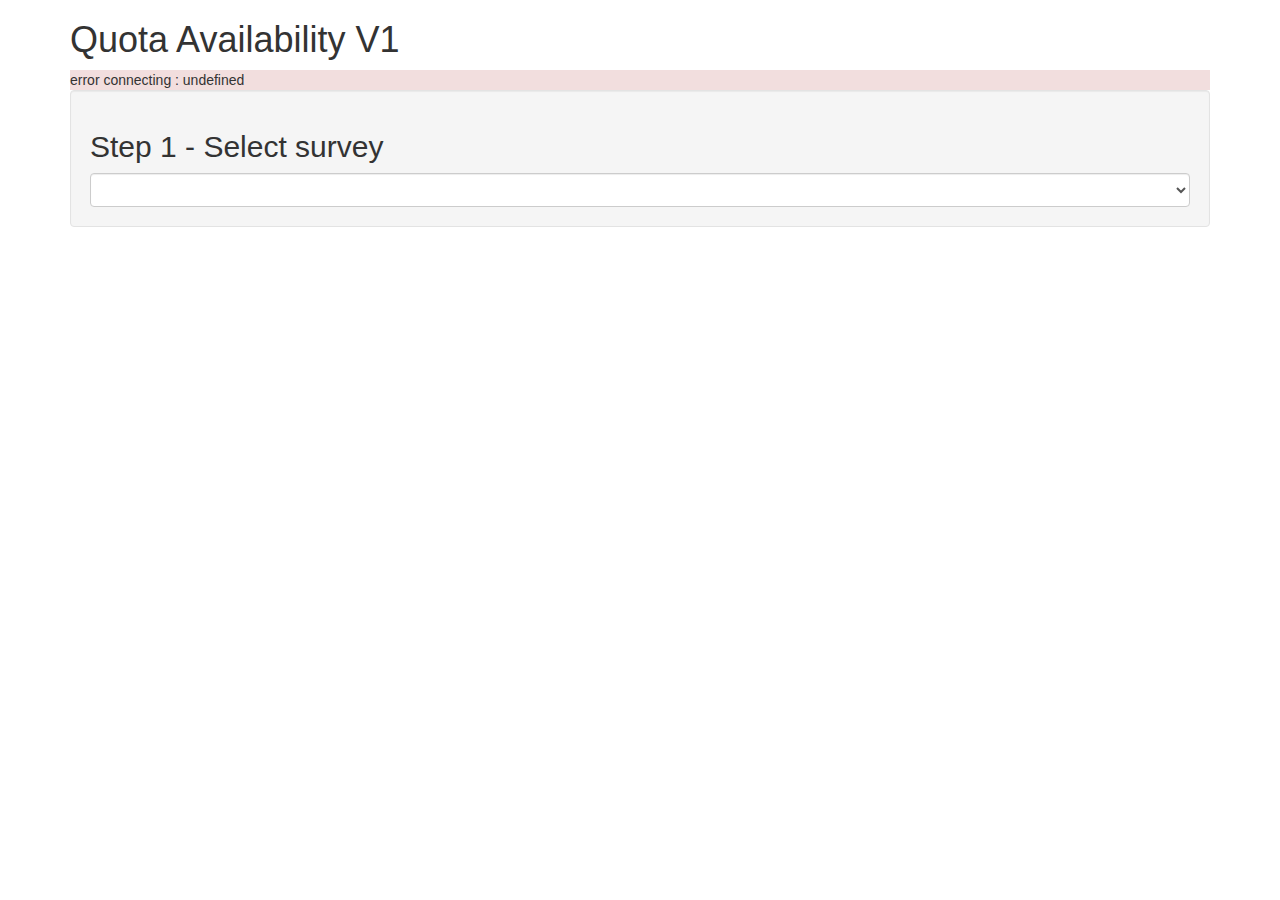
<file: Examples/quotas_availability.html>
<!DOCTYPE html>
<html>
  <head>
   <link href='./bootstrap.min.css' rel='stylesheet' type='text/css'>
   <script type="text/javascript" src="../askiafield.js"></script>
      <script type="text/javascript" src="./config/config.js"></script>
    <link href='http://fonts.googleapis.com/css?family=Open+Sans:300italic,400italic,600italic,700italic,800italic,400,300,600,700,800' rel='stylesheet' type='text/css'>

   <style>
		button{
		     height: 100%;
		}
	</style>
	</head>


  <body class="container" onload="init()">
	<h1>Quota Availability V1</h1>
	<div>
		<div id="authMessage"></div>
		<div class="well">
			<h2>Step 1 - Select survey</h2>
			<select id="allSurveys" class="form-control"></select>
			<div id="step2" style="display:none">
				<h2>Step 2 - Select List</h2>
				<div id="resultcontainer">
					<select id="lists" class="form-control"></select>
					<button id="checkQuota" class="btn btn-success form-control">Check quota availability</button>
					<div id="loading"></div>
					<br><br><br>
					<ul id="result" class="list-unstyled"></ul>
				</div>
			</div>
		</div>
	</div>

	<script>
       init();
		document.getElementById("allSurveys").addEventListener("change",function(){
				showLoading();
				//getCapiAgentsbyTask(this.value);
				getListsbyTask(this.value);
		});
		document.getElementById("checkQuota").addEventListener("click",
			()=>{
				showLoading();
				getQuotaAvailability(document.getElementById('allSurveys').value,document.getElementById('lists').value);

			}
		);
		let defaultCapiBody;
        let allAgents;

		function init(){
            askiafield.config(
                {CCAURL:myConfig.CCAURL+'/ccawebapi/'}
            );
			var id = myConfig.login;
            var pass = myConfig.password;
            var mod = myConfig.module;
            askiafield.auth(id,pass,mod)
                .then((json)=>{
                    if (json.StatusCode !==200){throw json};
                    let successMessage = "connected with token "+json.Response.Token;
                    document.getElementById('authMessage').innerHTML = successMessage;
                    document.getElementById('authMessage').className = "bg-success";
					askiafield.getSurveys({})
					.then((resp)=>{
						resp.json().then(function(json){JSONtoSelect(json.Response,'allSurveys')});
					});
					/*askiafield.getAgents({}).then(function(resp){
						resp.json()
							.then((jsonresp)=>{
								allAgents = jsonresp.Response;
								JSONtoSelect(allAgents,"allAgents")
							})
					})*/
                })
                .catch((json)=>{
                    let errorMessage = "error connecting : "+json.StatusCode;
                    document.getElementById('authMessage').innerHTML = errorMessage;
                    document.getElementById('authMessage').className = "bg-danger";
                });
        }

		function getQuotaAvailability(id,listId){
			askiafield.getQuotaAvailability({id:id,listId,listId,contactMode:2})
			.then((resp)=>{
                resp.json()
				.then((jsonresp)=>{
					console.log(jsonresp);
				})
			});

		}

		function getCapiAgentsbyTask(surveyId){
			console.log(surveyId);
            let result =[];
			document.getElementById('step2').setAttribute('style','display:block');
            askiafield.getCapiGroups({})
            .then((resp)=>{
                resp.json()
                    .then((jsonresp)=>{
                        for(jsonrespId of jsonresp.Response){
                            if(jsonrespId.SurveyId==surveyId && jsonrespId.Name == "EZ_CAPI"+surveyId){
                                for(agentMember of jsonrespId.CapiMemberships){
                                    let capiAgent={};
                                    capiAgent.id = agentMember.AgentId;
                                    for(agentDetail of allAgents ){
                                        if(agentDetail.Id == agentMember.AgentId){
                                            capiAgent.agentName = agentDetail.Name;
                                        }
                                    }
                                    result.push(capiAgent);
                                }
                            }
                        }
						console.log(result);
                        JSONtoSelect(result,"allAgents")
						//document.getElementById('resultcontainer').setAttribute('style','display:block');
                    })
                }
            )
		}

		function getListsbyTask(surveyId){
			console.log(surveyId);
            let result =[];
			document.getElementById('step2').setAttribute('style','display:block');
            askiafield.getLists({})
            .then((resp)=>{
                resp.json()
                    .then((jsonresp)=>{
						console.log(jsonresp);
                        for(jsonrespId of jsonresp.Response){
                            if(jsonrespId.TargetId==surveyId){
								var listItem = {};
								listItem.Name = jsonrespId.Name;
								listItem.Id = jsonrespId.Id;
								result.push(listItem);
                            }
                        }
						console.log(result);
                        JSONtoSelect(result,"lists")
						document.getElementById('resultcontainer').setAttribute('style','display:block');
						//document.getElementById('agentLoading').setAttribute('style','display:none');
                    })
                }
            )
		}


		function showLoading(){
			/*let loadingDiv = document.createElement("div");
			loadingDiv.innerHTML = "Loading...";
			loadingDiv.id = "agentLoading";
			document.getElementById('resultcontainer').appendChild(loadingDiv) ;*/
		}

		//addordelete parameter : "delete" will delete, anything else will add
		function editEasyCapiGroup(surveyId,agentId,addordelete){
			askiafield.getCapiGroups({})
			.then((resp)=>{
				resp.json()
				.then((jsonresp)=>{
					let hasEZCapi = false;
					for(capiGroupItem of jsonresp.Response){
						if(capiGroupItem.Name == "EZ_CAPI"+surveyId){
							let newGroupProperties = {
								CapiMemberships:[{Active:true,AgentId:agentId,Deleted:addordelete=="delete"}]
							}
							askiafield.updateCapiGroup({capiGroupId:capiGroupItem.Id,body:newGroupProperties})
							.then(()=>{getCapiAgentsbyTask(surveyId)})
							hasEZCapi = true;
						}
					}
					if(!hasEZCapi){
						createEasyCapi(surveyId,agentId);
					}

				})
			})
		}

        function createEasyCapi(surveyId,agentId){
			console.log("creating");
            askiafield.getDefaultCapiGroup({})
                .then((resp)=>{
                    resp.json()
                        .then((jsonresp)=>{
                                //console.log(jsonresp.Response);
                                defaultCapiBody = jsonresp.Response;
                                defaultCapiBody.Name = "EZ_CAPI"+surveyId;
								defaultCapiBody.CapiMemberships = [{Active:true,AgentId:agentId,Deleted:false}];
								defaultCapiBody.SurveyId = surveyId;
								askiafield.createCapiGroup({body:defaultCapiBody})
								.then(()=>{getCapiAgentsbyTask(surveyId)})
                            }
                        )
                })
        }

        function AgentListToHtmlUl(jsonList, container){
            //console.log(jsonList);
			document.getElementById(container).innerHTML="";
			for (listItem of jsonList){
				let item = document.createElement("li");
				item.innerHTML=listItem.agentName;
				item.value=listItem.id;
				item.className="form-control input-lg";
				let itemButton = document.createElement("button");
				itemButton.innerHTML = "-";
				itemButton.value = listItem.id;
				itemButton.className = "btn btn-danger pull-right"
				itemButton.addEventListener("click",
					()=>{
						editEasyCapiGroup(document.getElementById('allSurveys').value,itemButton.value,"delete");
					}
				)
				item.appendChild(itemButton);
				document.getElementById(container).appendChild(item);
			}
        }

		function AgentListToHtmlDatalist(jsonList, container){
            //console.log(jsonList);
			for (listItem of jsonList){
				let item = document.createElement("option");
				item.label=listItem.Name;
				item.value=listItem.Id;
				document.getElementById(container).appendChild(item);
			}
        }

		function JSONtoSelect(jsonList,selectID){
            for (jsonListItem of jsonList){
                let newopt = document.createElement("option");
                newopt.text = jsonListItem.Name;
                newopt.innerHTML = jsonListItem.Name;
                newopt.value = jsonListItem.Id;
                document.getElementById(selectID).add(newopt);
            }
        }

	</script>

  </body>
</html>
</file>
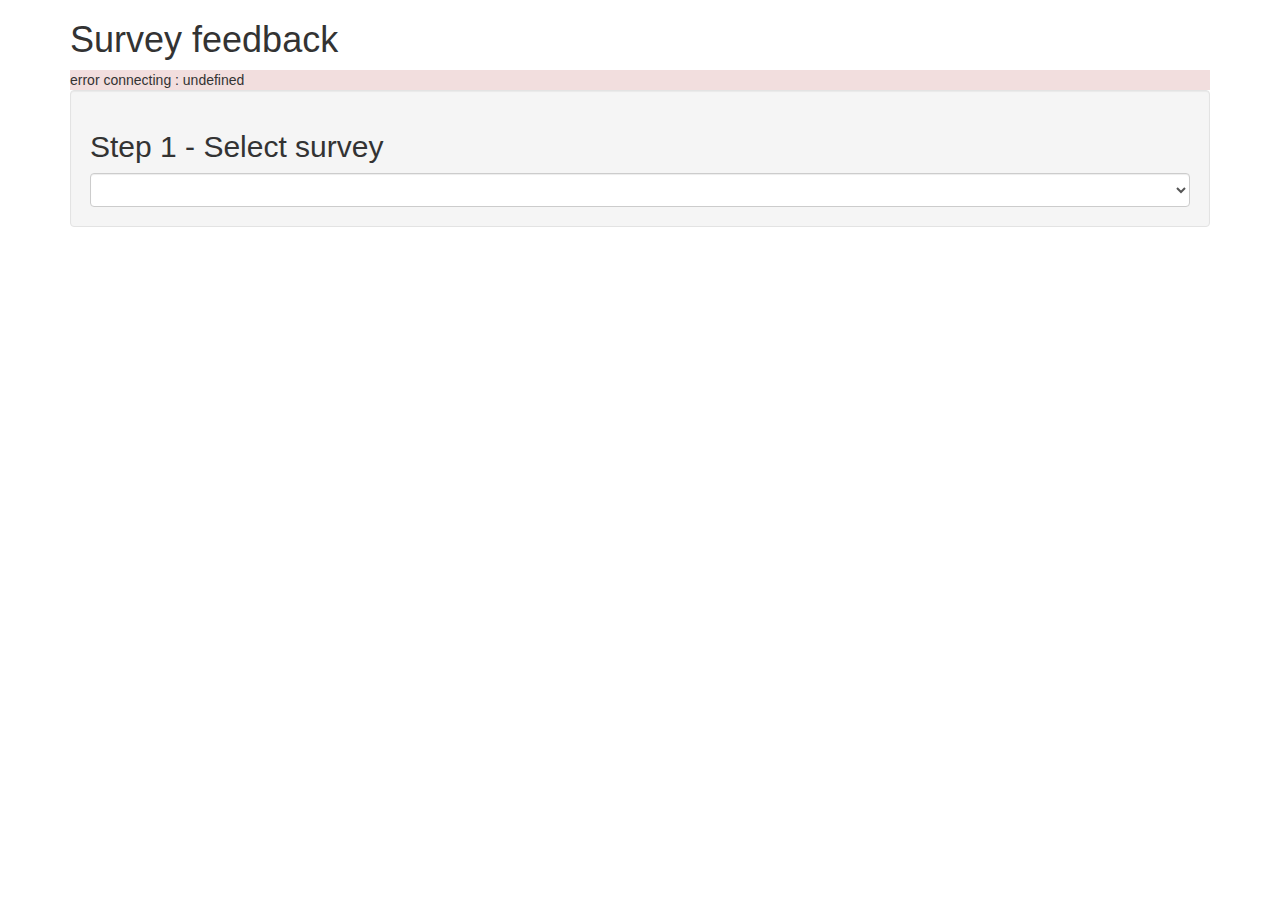
<file: Examples/surveyFeedback.html>
<!DOCTYPE html>
<html>
  <head>
   <link href='./bootstrap.min.css' rel='stylesheet' type='text/css'>
   <script type="text/javascript" src="../askiafield.js"></script>
      <script type="text/javascript" src="./config/config.js"></script>
    <link href='http://fonts.googleapis.com/css?family=Open+Sans:300italic,400italic,600italic,700italic,800italic,400,300,600,700,800' rel='stylesheet' type='text/css'>

   <style>
		button{
		     height: 100%;
		}
	</style>
	</head>


  <body class="container" onload="init()">
	<h1>Survey feedback</h1>
	<div>
		<div id="authMessage"></div>
		<div class="well">
			<h2>Step 1 - Select survey</h2>
			<select id="allSurveys" class="form-control"></select>
			<div id="step2" style="display:none">
				<h2>Step 2 - Select feedback entry</h2>
				<div id="resultcontainer">
					<select id="allFeedback" class="form-control"></select>
					<button id="getSurveyFeedbackImage" class="btn btn-success form-control">Get Feedback image</button>
					<div id="loading"></div>
          <div id="resultComment" style="width:100%"></div>
          <img id="resultImg" style="width:100%"></img>
					<br><br><br>
					<ul id="result" class="list-unstyled"></ul>
				</div>
			</div>
		</div>
	</div>

	<script>
       init();
		document.getElementById("allSurveys").addEventListener("change",function(){
				getSurveyFeedback(this.value);
		});
		document.getElementById("getSurveyFeedbackImage").addEventListener("click",
			()=>{
				getSurveyFeedbackImage(document.getElementById('allSurveys').value,document.getElementById('allFeedback').value);
			}
		);
		let defaultCapiBody;
        let allAgents;

		function init(){
            askiafield.config(
                {CCAURL:myConfig.CCAURL+'/ccawebapi/'}
            );
			var id = myConfig.login;
            var pass = myConfig.password;
            var mod = myConfig.module;
            askiafield.auth(id,pass,mod)
                .then((json)=>{
                    if (json.StatusCode !==200){throw json};
                    let successMessage = "connected with token "+json.Response.Token;
                    document.getElementById('authMessage').innerHTML = successMessage;
                    document.getElementById('authMessage').className = "bg-success";
					askiafield.getSurveys({})
					.then((resp)=>{
						resp.json().then(function(json){JSONtoSelect(json.Response,'allSurveys')});
					});
                })
                .catch((json)=>{
                    let errorMessage = "error connecting : "+json.StatusCode;
                    document.getElementById('authMessage').innerHTML = errorMessage;
                    document.getElementById('authMessage').className = "bg-danger";
                });
        }

		
    function getSurveyFeedback(surveyId){
			console.log(surveyId);
            let result =[];
			document.getElementById('step2').setAttribute('style','display:block');
            askiafield.getSurveyFeedback({id:surveyId})
            .then((resp)=>{
                resp.json()
                    .then((jsonresp)=>{
                      console.log(jsonresp);
                      JSONtoSelect2(jsonresp.Response,"allFeedback");
                    })
                }
            )
		}
    function getSurveyFeedbackImage(surveyId,FeedbackId){
      askiafield.getSurveyFeedback({id:surveyId})
      .then((resp)=>{
          resp.json()
              .then((jsonresp)=>{
              for(i=0;i<jsonresp.Response.length;i++){
                //console.log(jsonresp.Response[i].Comment);
                if(jsonresp.Response[i].Id==FeedbackId){
                  document.getElementById("resultComment").innerHTML = jsonresp.Response[i].Comment;
                  break
                }
              }

              })
          }
        );
        askiafield.getSurveyFeedbackImage({id:surveyId, idFeedback:FeedbackId})
            .then((resp)=>{
                resp.json()
                    .then((jsonresp)=>{
                      console.log(jsonresp);
                      askiafield.downloadFile({datatoken:jsonresp.Response.DataToken})
                        .then(res => res.blob())
                      	.then(res => {
                      		var objectURL = URL.createObjectURL(res);
                      		document.getElementById("resultImg").src = objectURL;
                      });
                    })
                }
            )
		}

	function JSONtoSelect(jsonList,selectID,display){
      let select = document.getElementById(selectID);
      let length = select.options.length;
      for (i = 0; i < length; i++) {
          select.options[i] = null;
      }
      let textToDisplay = display||"Name";
        for (jsonListItem of jsonList){
              let newopt = document.createElement("option");
              newopt.text = jsonListItem[textToDisplay];
              newopt.innerHTML = jsonListItem[textToDisplay];
              newopt.value = jsonListItem.Id;
              document.getElementById(selectID).add(newopt);
        }
      }

      function JSONtoSelect2(jsonList,selectID){
        let select = document.getElementById(selectID);
        let length = select.options.length;
        for (i = 0; i < length; i++) {
            select.options[i] = null;
        }
        for (jsonListItem of jsonList){
              let newopt = document.createElement("option");
              newopt.text = jsonListItem["Id"]+" : "+jsonListItem["Comment"];
              newopt.innerHTML = jsonListItem["Id"]+" : "+jsonListItem["Comment"];
              newopt.value = jsonListItem.Id;
              document.getElementById(selectID).add(newopt);
        }
      }

	</script>

  </body>
</html>
</file>
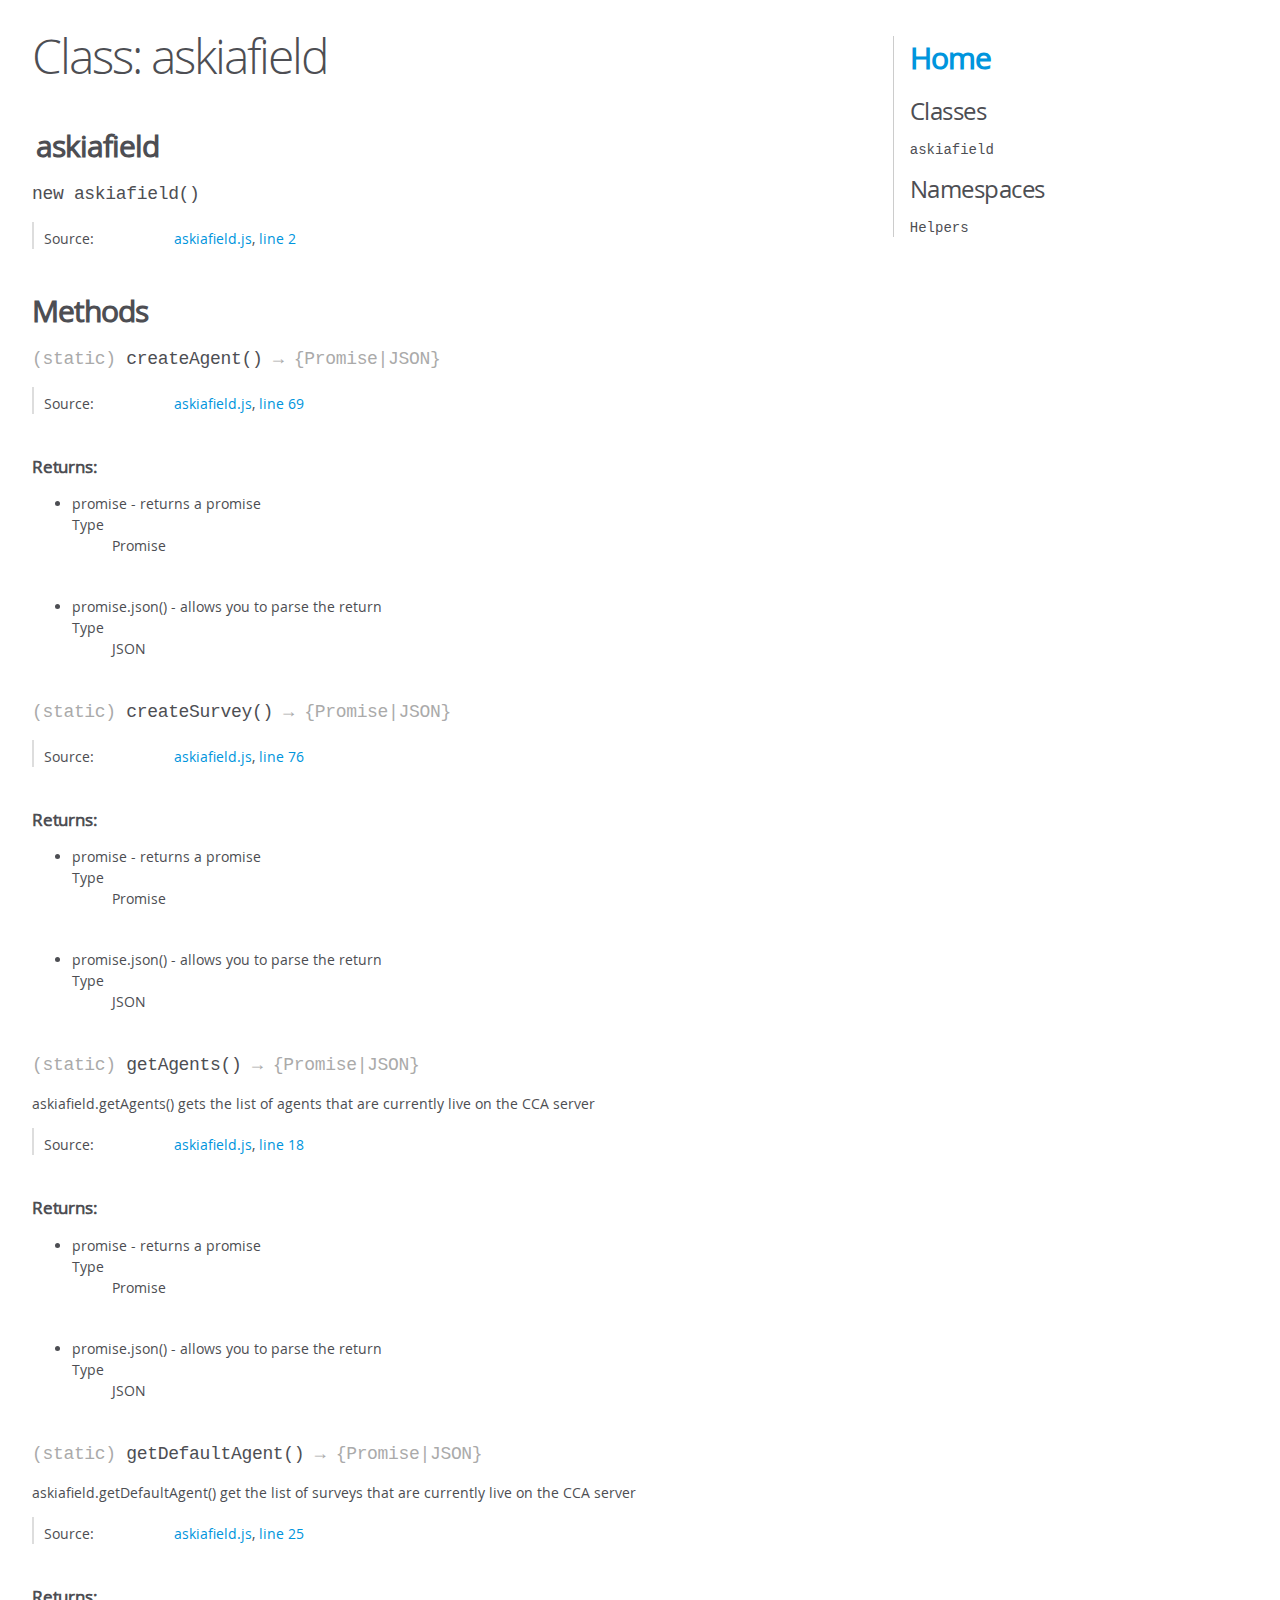
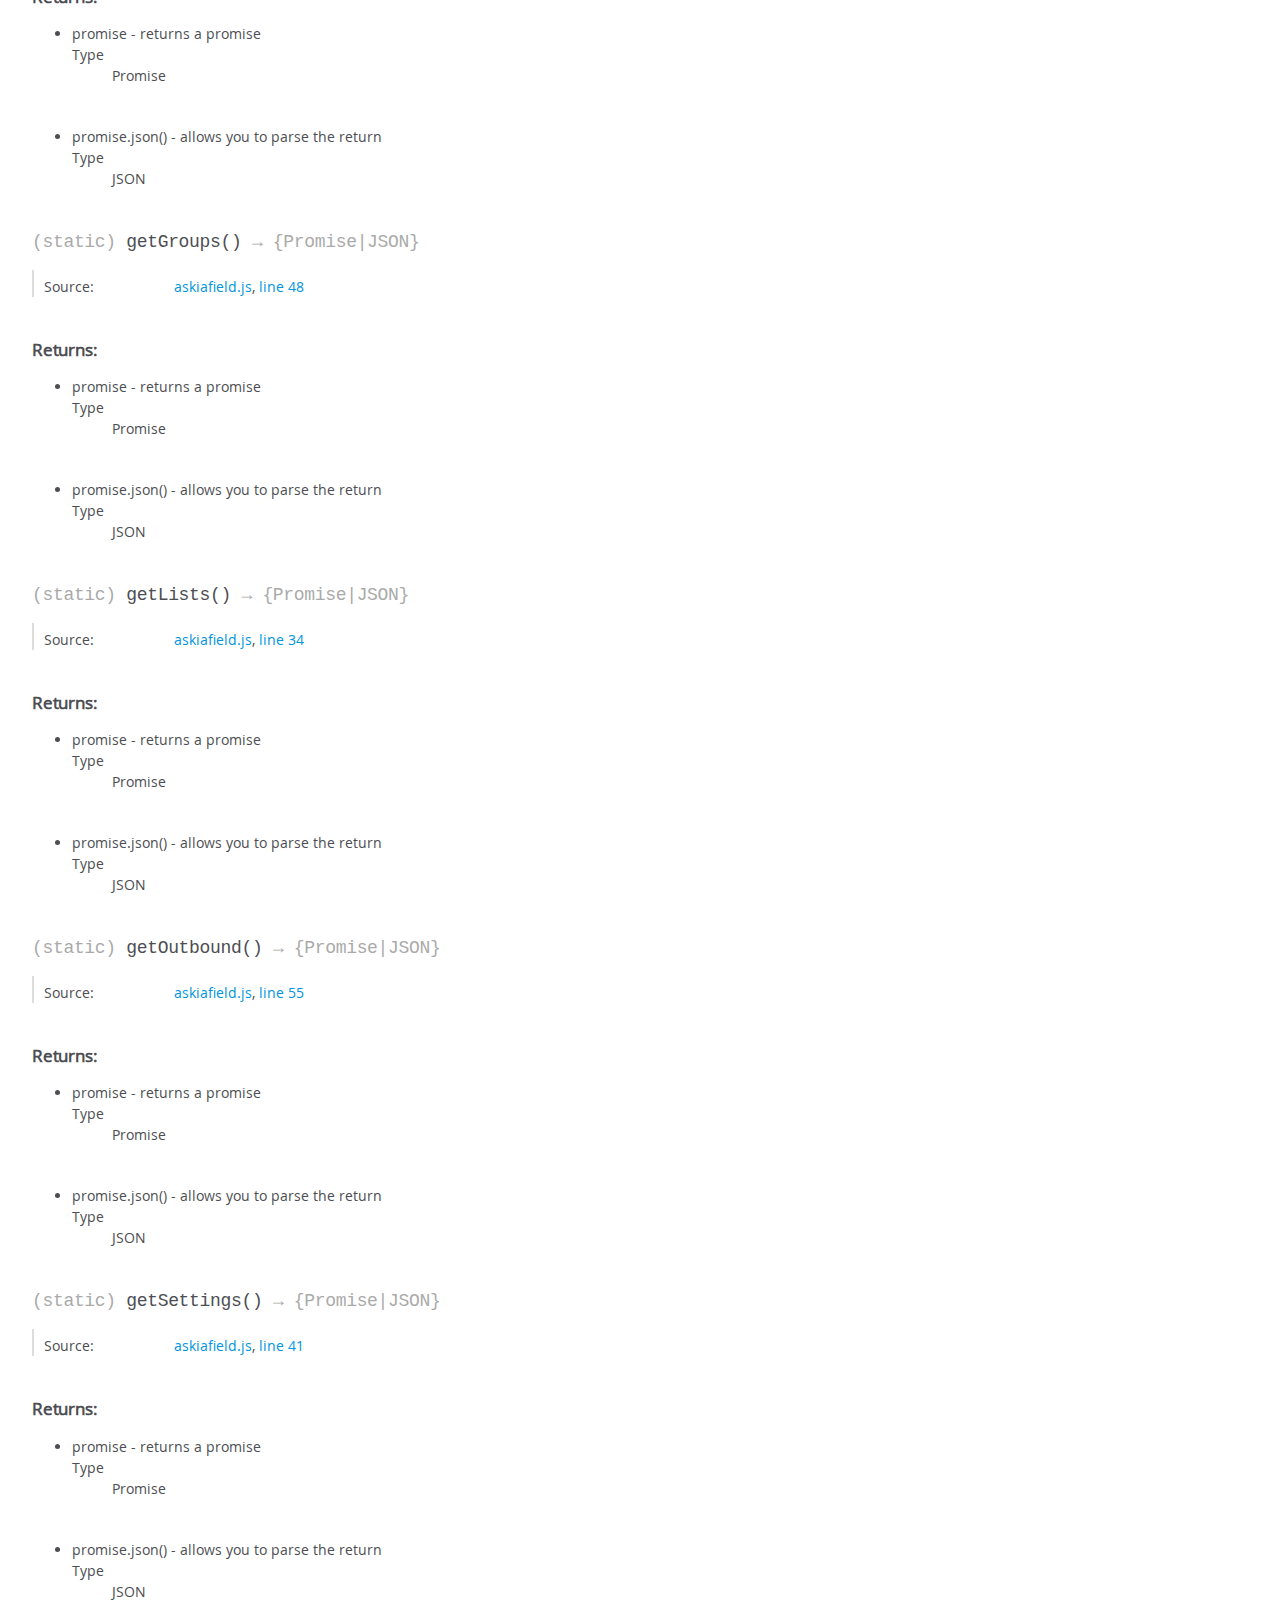
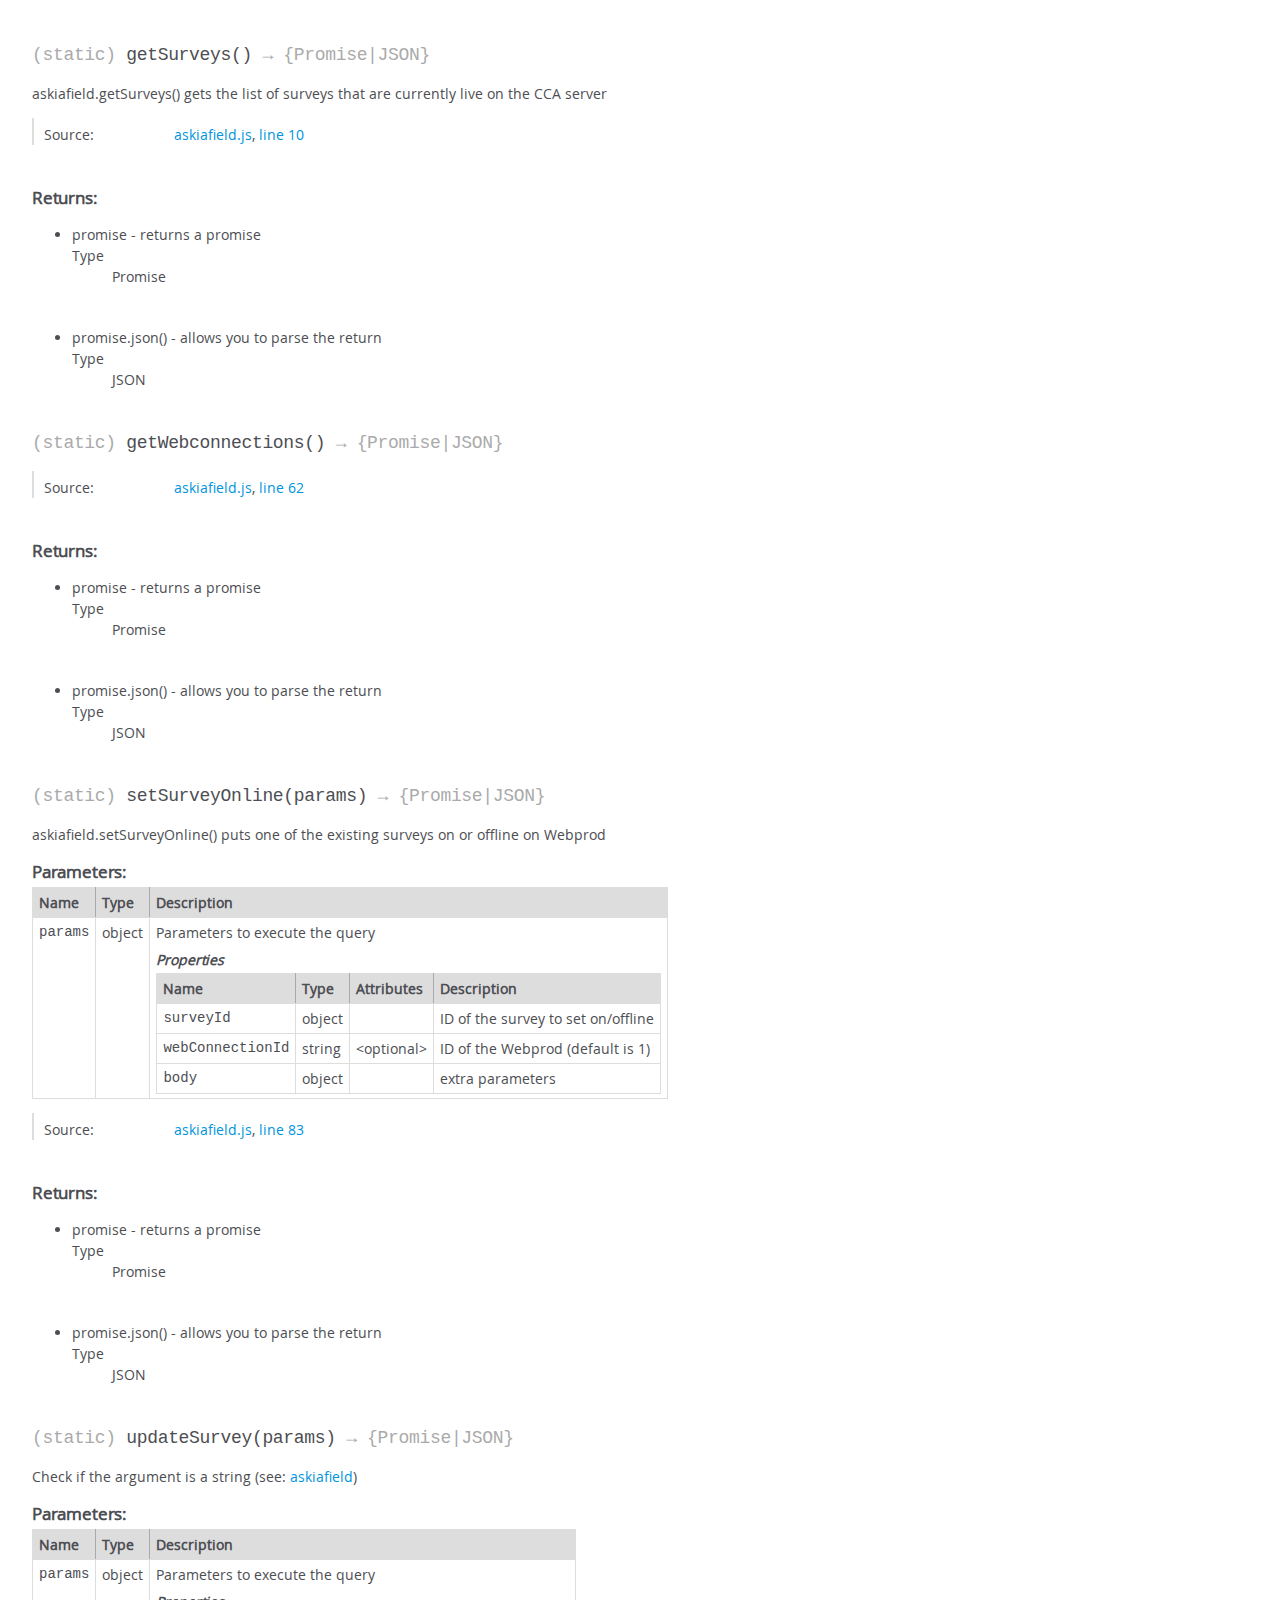
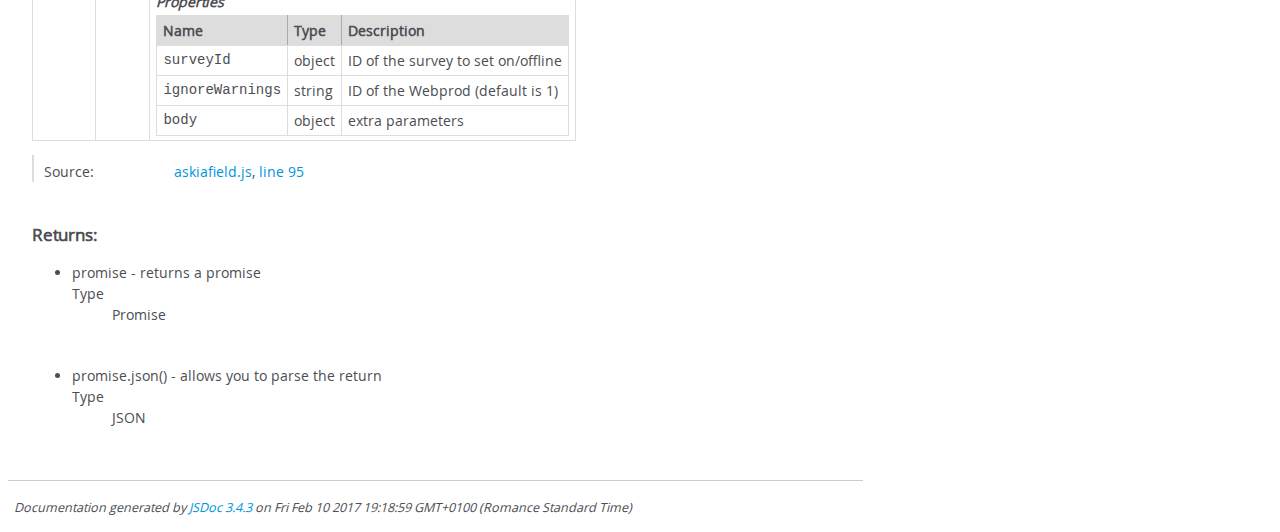
<file: JSDoc/askiafield.html>
<!DOCTYPE html>
<html lang="en">
<head>
    <meta charset="utf-8">
    <title>JSDoc: Class: askiafield</title>

    <script src="scripts/prettify/prettify.js"> </script>
    <script src="scripts/prettify/lang-css.js"> </script>
    <!--[if lt IE 9]>
      <script src="//html5shiv.googlecode.com/svn/trunk/html5.js"></script>
    <![endif]-->
    <link type="text/css" rel="stylesheet" href="styles/prettify-tomorrow.css">
    <link type="text/css" rel="stylesheet" href="styles/jsdoc-default.css">
</head>

<body>

<div id="main">

    <h1 class="page-title">Class: askiafield</h1>

    




<section>

<header>
    
        <h2>askiafield</h2>
        
    
</header>

<article>
    <div class="container-overview">
    
        

    

    <h4 class="name" id="askiafield"><span class="type-signature"></span>new askiafield<span class="signature">()</span><span class="type-signature"></span></h4>

    















<dl class="details">

    

    

    

    

    

    

    

    

    

    

    

    

    
    <dt class="tag-source">Source:</dt>
    <dd class="tag-source"><ul class="dummy"><li>
        <a href="askiafield.js.html">askiafield.js</a>, <a href="askiafield.js.html#line2">line 2</a>
    </li></ul></dd>
    

    

    

    
</dl>
















    
    </div>

    

    

    

     

    

    

    
        <h3 class="subsection-title">Methods</h3>

        
            

    

    <h4 class="name" id=".createAgent"><span class="type-signature">(static) </span>createAgent<span class="signature">()</span><span class="type-signature"> &rarr; {Promise|JSON}</span></h4>

    















<dl class="details">

    

    

    

    

    

    

    

    

    

    

    

    

    
    <dt class="tag-source">Source:</dt>
    <dd class="tag-source"><ul class="dummy"><li>
        <a href="askiafield.js.html">askiafield.js</a>, <a href="askiafield.js.html#line69">line 69</a>
    </li></ul></dd>
    

    

    

    
</dl>













<h5>Returns:</h5>
<ul>
        <li>
<div class="param-desc">
    promise - returns a promise
</div>



<dl>
    <dt>
        Type
    </dt>
    <dd>
        
<span class="param-type">Promise</span>


    </dd>
</dl>
</li>
    
        <li>
<div class="param-desc">
    promise.json() - allows you to parse the return
</div>



<dl>
    <dt>
        Type
    </dt>
    <dd>
        
<span class="param-type">JSON</span>


    </dd>
</dl>
</li>
    </ul>



        
            

    

    <h4 class="name" id=".createSurvey"><span class="type-signature">(static) </span>createSurvey<span class="signature">()</span><span class="type-signature"> &rarr; {Promise|JSON}</span></h4>

    















<dl class="details">

    

    

    

    

    

    

    

    

    

    

    

    

    
    <dt class="tag-source">Source:</dt>
    <dd class="tag-source"><ul class="dummy"><li>
        <a href="askiafield.js.html">askiafield.js</a>, <a href="askiafield.js.html#line76">line 76</a>
    </li></ul></dd>
    

    

    

    
</dl>













<h5>Returns:</h5>
<ul>
        <li>
<div class="param-desc">
    promise - returns a promise
</div>



<dl>
    <dt>
        Type
    </dt>
    <dd>
        
<span class="param-type">Promise</span>


    </dd>
</dl>
</li>
    
        <li>
<div class="param-desc">
    promise.json() - allows you to parse the return
</div>



<dl>
    <dt>
        Type
    </dt>
    <dd>
        
<span class="param-type">JSON</span>


    </dd>
</dl>
</li>
    </ul>



        
            

    

    <h4 class="name" id=".getAgents"><span class="type-signature">(static) </span>getAgents<span class="signature">()</span><span class="type-signature"> &rarr; {Promise|JSON}</span></h4>

    



<div class="description">
    askiafield.getAgents() gets the list of agents that are currently live on the CCA server
</div>













<dl class="details">

    

    

    

    

    

    

    

    

    

    

    

    

    
    <dt class="tag-source">Source:</dt>
    <dd class="tag-source"><ul class="dummy"><li>
        <a href="askiafield.js.html">askiafield.js</a>, <a href="askiafield.js.html#line18">line 18</a>
    </li></ul></dd>
    

    

    

    
</dl>













<h5>Returns:</h5>
<ul>
        <li>
<div class="param-desc">
    promise - returns a promise
</div>



<dl>
    <dt>
        Type
    </dt>
    <dd>
        
<span class="param-type">Promise</span>


    </dd>
</dl>
</li>
    
        <li>
<div class="param-desc">
    promise.json() - allows you to parse the return
</div>



<dl>
    <dt>
        Type
    </dt>
    <dd>
        
<span class="param-type">JSON</span>


    </dd>
</dl>
</li>
    </ul>



        
            

    

    <h4 class="name" id=".getDefaultAgent"><span class="type-signature">(static) </span>getDefaultAgent<span class="signature">()</span><span class="type-signature"> &rarr; {Promise|JSON}</span></h4>

    



<div class="description">
    askiafield.getDefaultAgent() get the list of surveys that are currently live on the CCA server
</div>













<dl class="details">

    

    

    

    

    

    

    

    

    

    

    

    

    
    <dt class="tag-source">Source:</dt>
    <dd class="tag-source"><ul class="dummy"><li>
        <a href="askiafield.js.html">askiafield.js</a>, <a href="askiafield.js.html#line25">line 25</a>
    </li></ul></dd>
    

    

    

    
</dl>













<h5>Returns:</h5>
<ul>
        <li>
<div class="param-desc">
    promise - returns a promise
</div>



<dl>
    <dt>
        Type
    </dt>
    <dd>
        
<span class="param-type">Promise</span>


    </dd>
</dl>
</li>
    
        <li>
<div class="param-desc">
    promise.json() - allows you to parse the return
</div>



<dl>
    <dt>
        Type
    </dt>
    <dd>
        
<span class="param-type">JSON</span>


    </dd>
</dl>
</li>
    </ul>



        
            

    

    <h4 class="name" id=".getGroups"><span class="type-signature">(static) </span>getGroups<span class="signature">()</span><span class="type-signature"> &rarr; {Promise|JSON}</span></h4>

    















<dl class="details">

    

    

    

    

    

    

    

    

    

    

    

    

    
    <dt class="tag-source">Source:</dt>
    <dd class="tag-source"><ul class="dummy"><li>
        <a href="askiafield.js.html">askiafield.js</a>, <a href="askiafield.js.html#line48">line 48</a>
    </li></ul></dd>
    

    

    

    
</dl>













<h5>Returns:</h5>
<ul>
        <li>
<div class="param-desc">
    promise - returns a promise
</div>



<dl>
    <dt>
        Type
    </dt>
    <dd>
        
<span class="param-type">Promise</span>


    </dd>
</dl>
</li>
    
        <li>
<div class="param-desc">
    promise.json() - allows you to parse the return
</div>



<dl>
    <dt>
        Type
    </dt>
    <dd>
        
<span class="param-type">JSON</span>


    </dd>
</dl>
</li>
    </ul>



        
            

    

    <h4 class="name" id=".getLists"><span class="type-signature">(static) </span>getLists<span class="signature">()</span><span class="type-signature"> &rarr; {Promise|JSON}</span></h4>

    















<dl class="details">

    

    

    

    

    

    

    

    

    

    

    

    

    
    <dt class="tag-source">Source:</dt>
    <dd class="tag-source"><ul class="dummy"><li>
        <a href="askiafield.js.html">askiafield.js</a>, <a href="askiafield.js.html#line34">line 34</a>
    </li></ul></dd>
    

    

    

    
</dl>













<h5>Returns:</h5>
<ul>
        <li>
<div class="param-desc">
    promise - returns a promise
</div>



<dl>
    <dt>
        Type
    </dt>
    <dd>
        
<span class="param-type">Promise</span>


    </dd>
</dl>
</li>
    
        <li>
<div class="param-desc">
    promise.json() - allows you to parse the return
</div>



<dl>
    <dt>
        Type
    </dt>
    <dd>
        
<span class="param-type">JSON</span>


    </dd>
</dl>
</li>
    </ul>



        
            

    

    <h4 class="name" id=".getOutbound"><span class="type-signature">(static) </span>getOutbound<span class="signature">()</span><span class="type-signature"> &rarr; {Promise|JSON}</span></h4>

    















<dl class="details">

    

    

    

    

    

    

    

    

    

    

    

    

    
    <dt class="tag-source">Source:</dt>
    <dd class="tag-source"><ul class="dummy"><li>
        <a href="askiafield.js.html">askiafield.js</a>, <a href="askiafield.js.html#line55">line 55</a>
    </li></ul></dd>
    

    

    

    
</dl>













<h5>Returns:</h5>
<ul>
        <li>
<div class="param-desc">
    promise - returns a promise
</div>



<dl>
    <dt>
        Type
    </dt>
    <dd>
        
<span class="param-type">Promise</span>


    </dd>
</dl>
</li>
    
        <li>
<div class="param-desc">
    promise.json() - allows you to parse the return
</div>



<dl>
    <dt>
        Type
    </dt>
    <dd>
        
<span class="param-type">JSON</span>


    </dd>
</dl>
</li>
    </ul>



        
            

    

    <h4 class="name" id=".getSettings"><span class="type-signature">(static) </span>getSettings<span class="signature">()</span><span class="type-signature"> &rarr; {Promise|JSON}</span></h4>

    















<dl class="details">

    

    

    

    

    

    

    

    

    

    

    

    

    
    <dt class="tag-source">Source:</dt>
    <dd class="tag-source"><ul class="dummy"><li>
        <a href="askiafield.js.html">askiafield.js</a>, <a href="askiafield.js.html#line41">line 41</a>
    </li></ul></dd>
    

    

    

    
</dl>













<h5>Returns:</h5>
<ul>
        <li>
<div class="param-desc">
    promise - returns a promise
</div>



<dl>
    <dt>
        Type
    </dt>
    <dd>
        
<span class="param-type">Promise</span>


    </dd>
</dl>
</li>
    
        <li>
<div class="param-desc">
    promise.json() - allows you to parse the return
</div>



<dl>
    <dt>
        Type
    </dt>
    <dd>
        
<span class="param-type">JSON</span>


    </dd>
</dl>
</li>
    </ul>



        
            

    

    <h4 class="name" id=".getSurveys"><span class="type-signature">(static) </span>getSurveys<span class="signature">()</span><span class="type-signature"> &rarr; {Promise|JSON}</span></h4>

    



<div class="description">
    askiafield.getSurveys() gets the list of surveys that are currently live on the CCA server
</div>













<dl class="details">

    

    

    

    

    

    

    

    

    

    

    

    

    
    <dt class="tag-source">Source:</dt>
    <dd class="tag-source"><ul class="dummy"><li>
        <a href="askiafield.js.html">askiafield.js</a>, <a href="askiafield.js.html#line10">line 10</a>
    </li></ul></dd>
    

    

    

    
</dl>













<h5>Returns:</h5>
<ul>
        <li>
<div class="param-desc">
    promise - returns a promise
</div>



<dl>
    <dt>
        Type
    </dt>
    <dd>
        
<span class="param-type">Promise</span>


    </dd>
</dl>
</li>
    
        <li>
<div class="param-desc">
    promise.json() - allows you to parse the return
</div>



<dl>
    <dt>
        Type
    </dt>
    <dd>
        
<span class="param-type">JSON</span>


    </dd>
</dl>
</li>
    </ul>



        
            

    

    <h4 class="name" id=".getWebconnections"><span class="type-signature">(static) </span>getWebconnections<span class="signature">()</span><span class="type-signature"> &rarr; {Promise|JSON}</span></h4>

    















<dl class="details">

    

    

    

    

    

    

    

    

    

    

    

    

    
    <dt class="tag-source">Source:</dt>
    <dd class="tag-source"><ul class="dummy"><li>
        <a href="askiafield.js.html">askiafield.js</a>, <a href="askiafield.js.html#line62">line 62</a>
    </li></ul></dd>
    

    

    

    
</dl>













<h5>Returns:</h5>
<ul>
        <li>
<div class="param-desc">
    promise - returns a promise
</div>



<dl>
    <dt>
        Type
    </dt>
    <dd>
        
<span class="param-type">Promise</span>


    </dd>
</dl>
</li>
    
        <li>
<div class="param-desc">
    promise.json() - allows you to parse the return
</div>



<dl>
    <dt>
        Type
    </dt>
    <dd>
        
<span class="param-type">JSON</span>


    </dd>
</dl>
</li>
    </ul>



        
            

    

    <h4 class="name" id=".setSurveyOnline"><span class="type-signature">(static) </span>setSurveyOnline<span class="signature">(params)</span><span class="type-signature"> &rarr; {Promise|JSON}</span></h4>

    



<div class="description">
    askiafield.setSurveyOnline() puts one of the existing surveys on or offline on Webprod
</div>









    <h5>Parameters:</h5>
    

<table class="params">
    <thead>
    <tr>
        
        <th>Name</th>
        

        <th>Type</th>

        

        

        <th class="last">Description</th>
    </tr>
    </thead>

    <tbody>
    

        <tr>
            
                <td class="name"><code>params</code></td>
            

            <td class="type">
            
                
<span class="param-type">object</span>


            
            </td>

            

            

            <td class="description last">Parameters to execute the query
                <h6>Properties</h6>
                

<table class="params">
    <thead>
    <tr>
        
        <th>Name</th>
        

        <th>Type</th>

        
        <th>Attributes</th>
        

        

        <th class="last">Description</th>
    </tr>
    </thead>

    <tbody>
    

        <tr>
            
                <td class="name"><code>surveyId</code></td>
            

            <td class="type">
            
                
<span class="param-type">object</span>


            
            </td>

            
                <td class="attributes">
                

                

                
                </td>
            

            

            <td class="description last">ID of the survey to set on/offline</td>
        </tr>

    

        <tr>
            
                <td class="name"><code>webConnectionId</code></td>
            

            <td class="type">
            
                
<span class="param-type">string</span>


            
            </td>

            
                <td class="attributes">
                
                    &lt;optional><br>
                

                

                
                </td>
            

            

            <td class="description last">ID of the Webprod (default is 1)</td>
        </tr>

    

        <tr>
            
                <td class="name"><code>body</code></td>
            

            <td class="type">
            
                
<span class="param-type">object</span>


            
            </td>

            
                <td class="attributes">
                

                

                
                </td>
            

            

            <td class="description last">extra parameters</td>
        </tr>

    
    </tbody>
</table>

            </td>
        </tr>

    
    </tbody>
</table>






<dl class="details">

    

    

    

    

    

    

    

    

    

    

    

    

    
    <dt class="tag-source">Source:</dt>
    <dd class="tag-source"><ul class="dummy"><li>
        <a href="askiafield.js.html">askiafield.js</a>, <a href="askiafield.js.html#line83">line 83</a>
    </li></ul></dd>
    

    

    

    
</dl>













<h5>Returns:</h5>
<ul>
        <li>
<div class="param-desc">
    promise - returns a promise
</div>



<dl>
    <dt>
        Type
    </dt>
    <dd>
        
<span class="param-type">Promise</span>


    </dd>
</dl>
</li>
    
        <li>
<div class="param-desc">
    promise.json() - allows you to parse the return
</div>



<dl>
    <dt>
        Type
    </dt>
    <dd>
        
<span class="param-type">JSON</span>


    </dd>
</dl>
</li>
    </ul>



        
            

    

    <h4 class="name" id=".updateSurvey"><span class="type-signature">(static) </span>updateSurvey<span class="signature">(params)</span><span class="type-signature"> &rarr; {Promise|JSON}</span></h4>

    



<div class="description">
    Check if the argument is a string (see: <a href="askiafield.html">askiafield</a>)
</div>









    <h5>Parameters:</h5>
    

<table class="params">
    <thead>
    <tr>
        
        <th>Name</th>
        

        <th>Type</th>

        

        

        <th class="last">Description</th>
    </tr>
    </thead>

    <tbody>
    

        <tr>
            
                <td class="name"><code>params</code></td>
            

            <td class="type">
            
                
<span class="param-type">object</span>


            
            </td>

            

            

            <td class="description last">Parameters to execute the query
                <h6>Properties</h6>
                

<table class="params">
    <thead>
    <tr>
        
        <th>Name</th>
        

        <th>Type</th>

        

        

        <th class="last">Description</th>
    </tr>
    </thead>

    <tbody>
    

        <tr>
            
                <td class="name"><code>surveyId</code></td>
            

            <td class="type">
            
                
<span class="param-type">object</span>


            
            </td>

            

            

            <td class="description last">ID of the survey to set on/offline</td>
        </tr>

    

        <tr>
            
                <td class="name"><code>ignoreWarnings</code></td>
            

            <td class="type">
            
                
<span class="param-type">string</span>


            
            </td>

            

            

            <td class="description last">ID of the Webprod (default is 1)</td>
        </tr>

    

        <tr>
            
                <td class="name"><code>body</code></td>
            

            <td class="type">
            
                
<span class="param-type">object</span>


            
            </td>

            

            

            <td class="description last">extra parameters</td>
        </tr>

    
    </tbody>
</table>

            </td>
        </tr>

    
    </tbody>
</table>






<dl class="details">

    

    

    

    

    

    

    

    

    

    

    

    

    
    <dt class="tag-source">Source:</dt>
    <dd class="tag-source"><ul class="dummy"><li>
        <a href="askiafield.js.html">askiafield.js</a>, <a href="askiafield.js.html#line95">line 95</a>
    </li></ul></dd>
    

    

    

    
</dl>













<h5>Returns:</h5>
<ul>
        <li>
<div class="param-desc">
    promise - returns a promise
</div>



<dl>
    <dt>
        Type
    </dt>
    <dd>
        
<span class="param-type">Promise</span>


    </dd>
</dl>
</li>
    
        <li>
<div class="param-desc">
    promise.json() - allows you to parse the return
</div>



<dl>
    <dt>
        Type
    </dt>
    <dd>
        
<span class="param-type">JSON</span>


    </dd>
</dl>
</li>
    </ul>



        
    

    

    
</article>

</section>




</div>

<nav>
    <h2><a href="index.html">Home</a></h2><h3>Classes</h3><ul><li><a href="askiafield.html">askiafield</a></li></ul><h3>Namespaces</h3><ul><li><a href="Helpers.html">Helpers</a></li></ul>
</nav>

<br class="clear">

<footer>
    Documentation generated by <a href="https://github.com/jsdoc3/jsdoc">JSDoc 3.4.3</a> on Fri Feb 10 2017 19:18:59 GMT+0100 (Romance Standard Time)
</footer>

<script> prettyPrint(); </script>
<script src="scripts/linenumber.js"> </script>
</body>
</html>
</file>
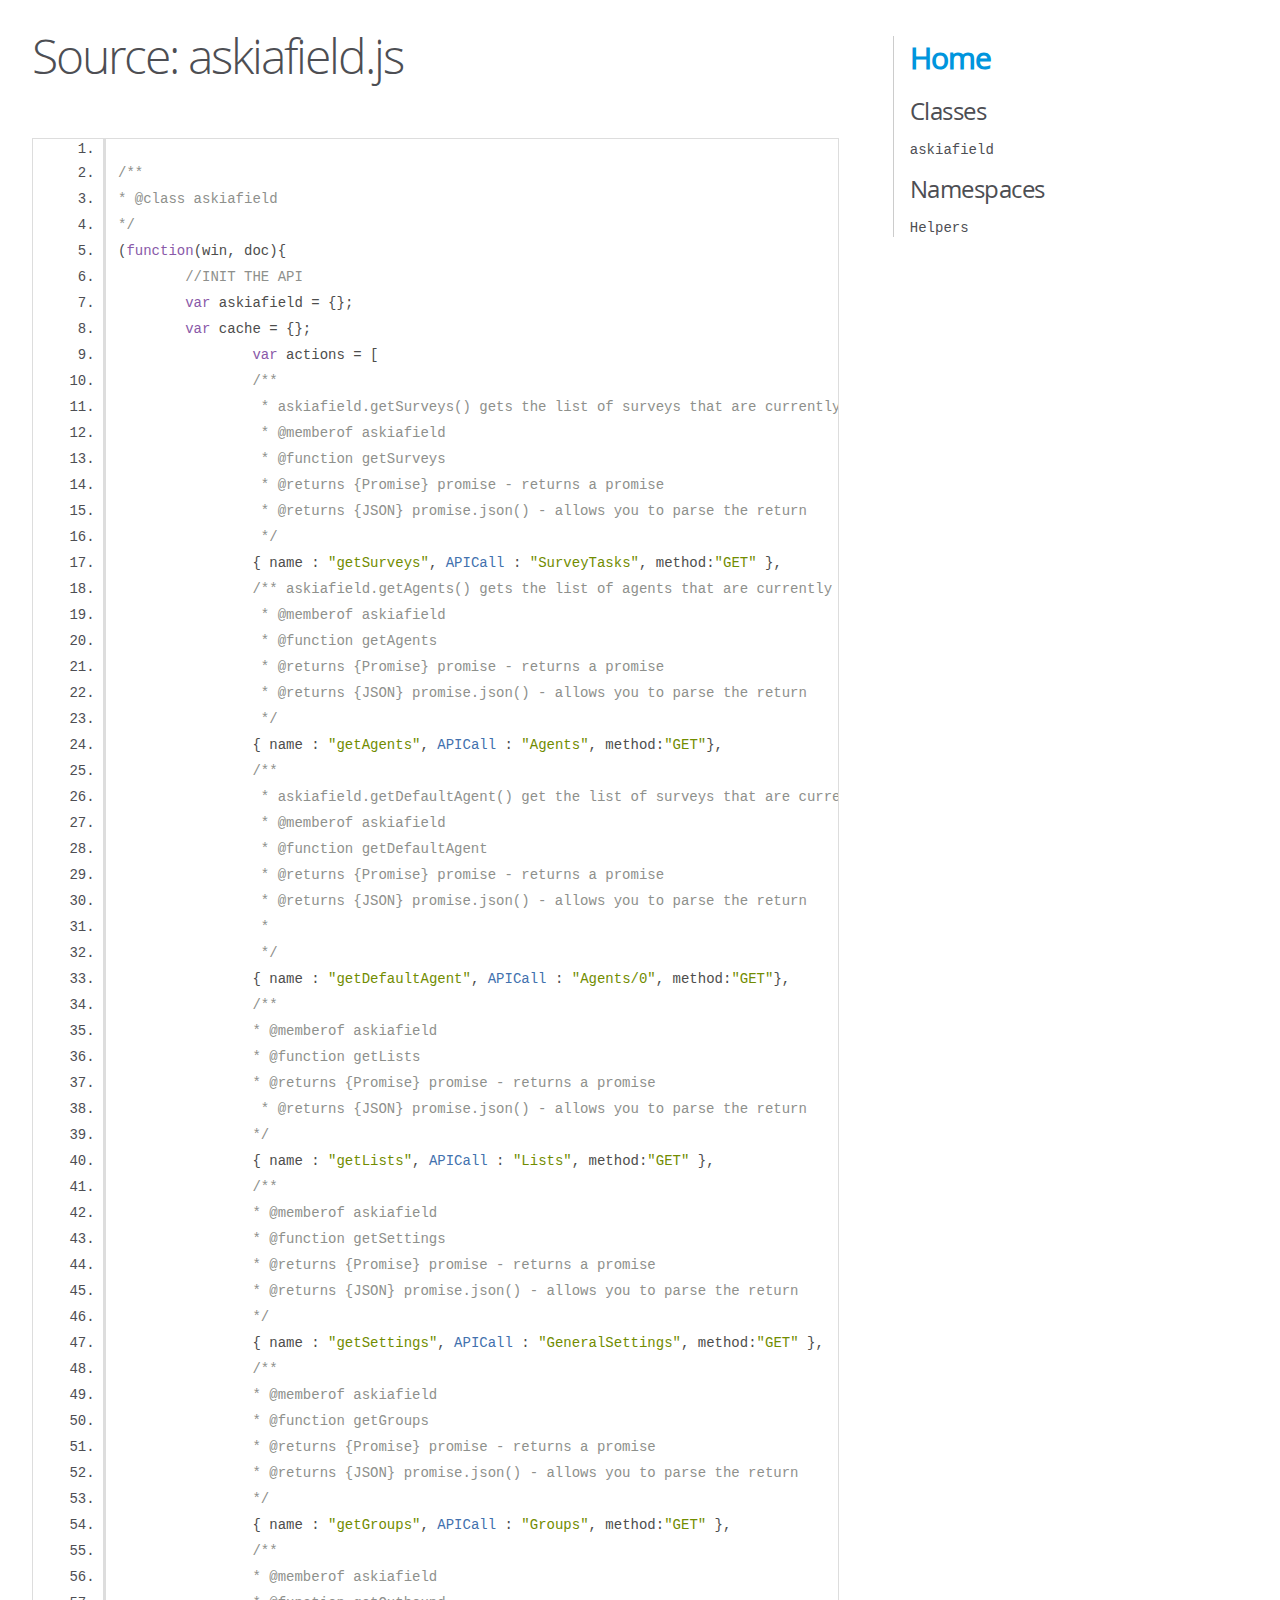
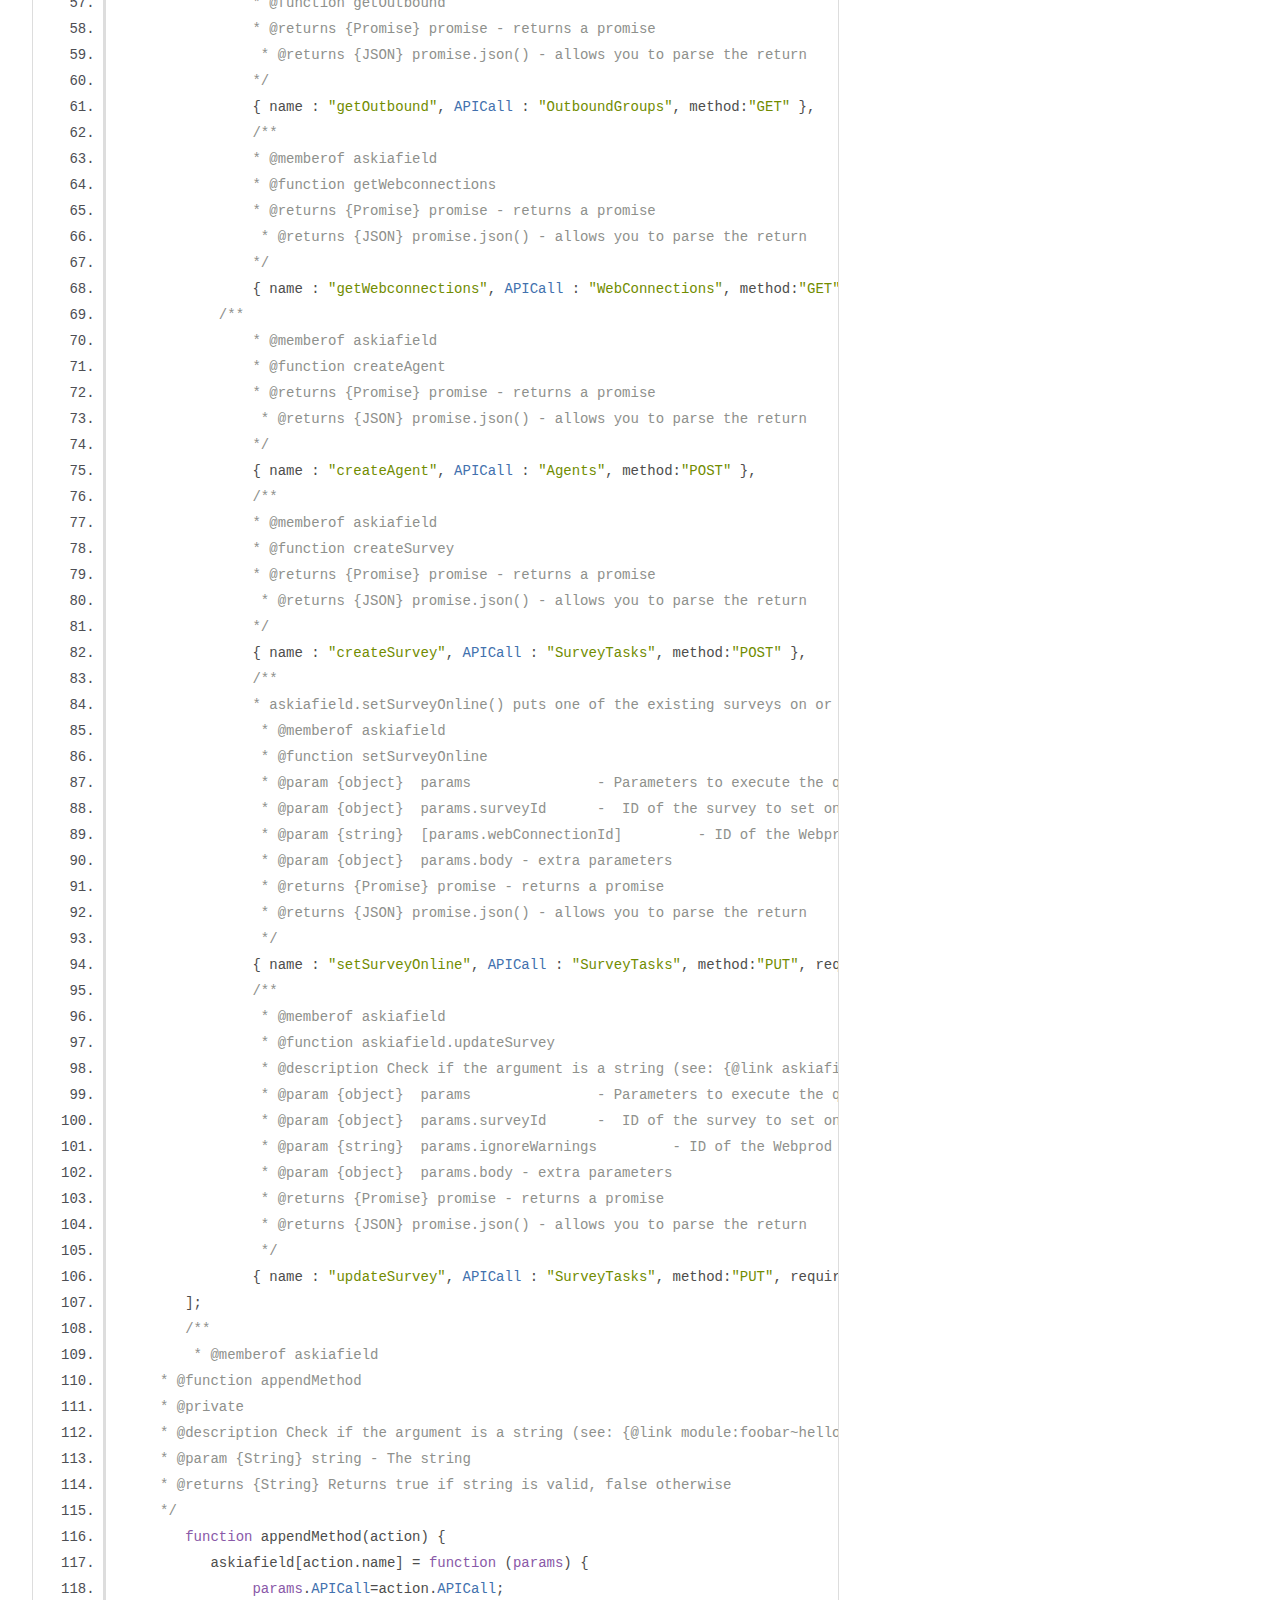
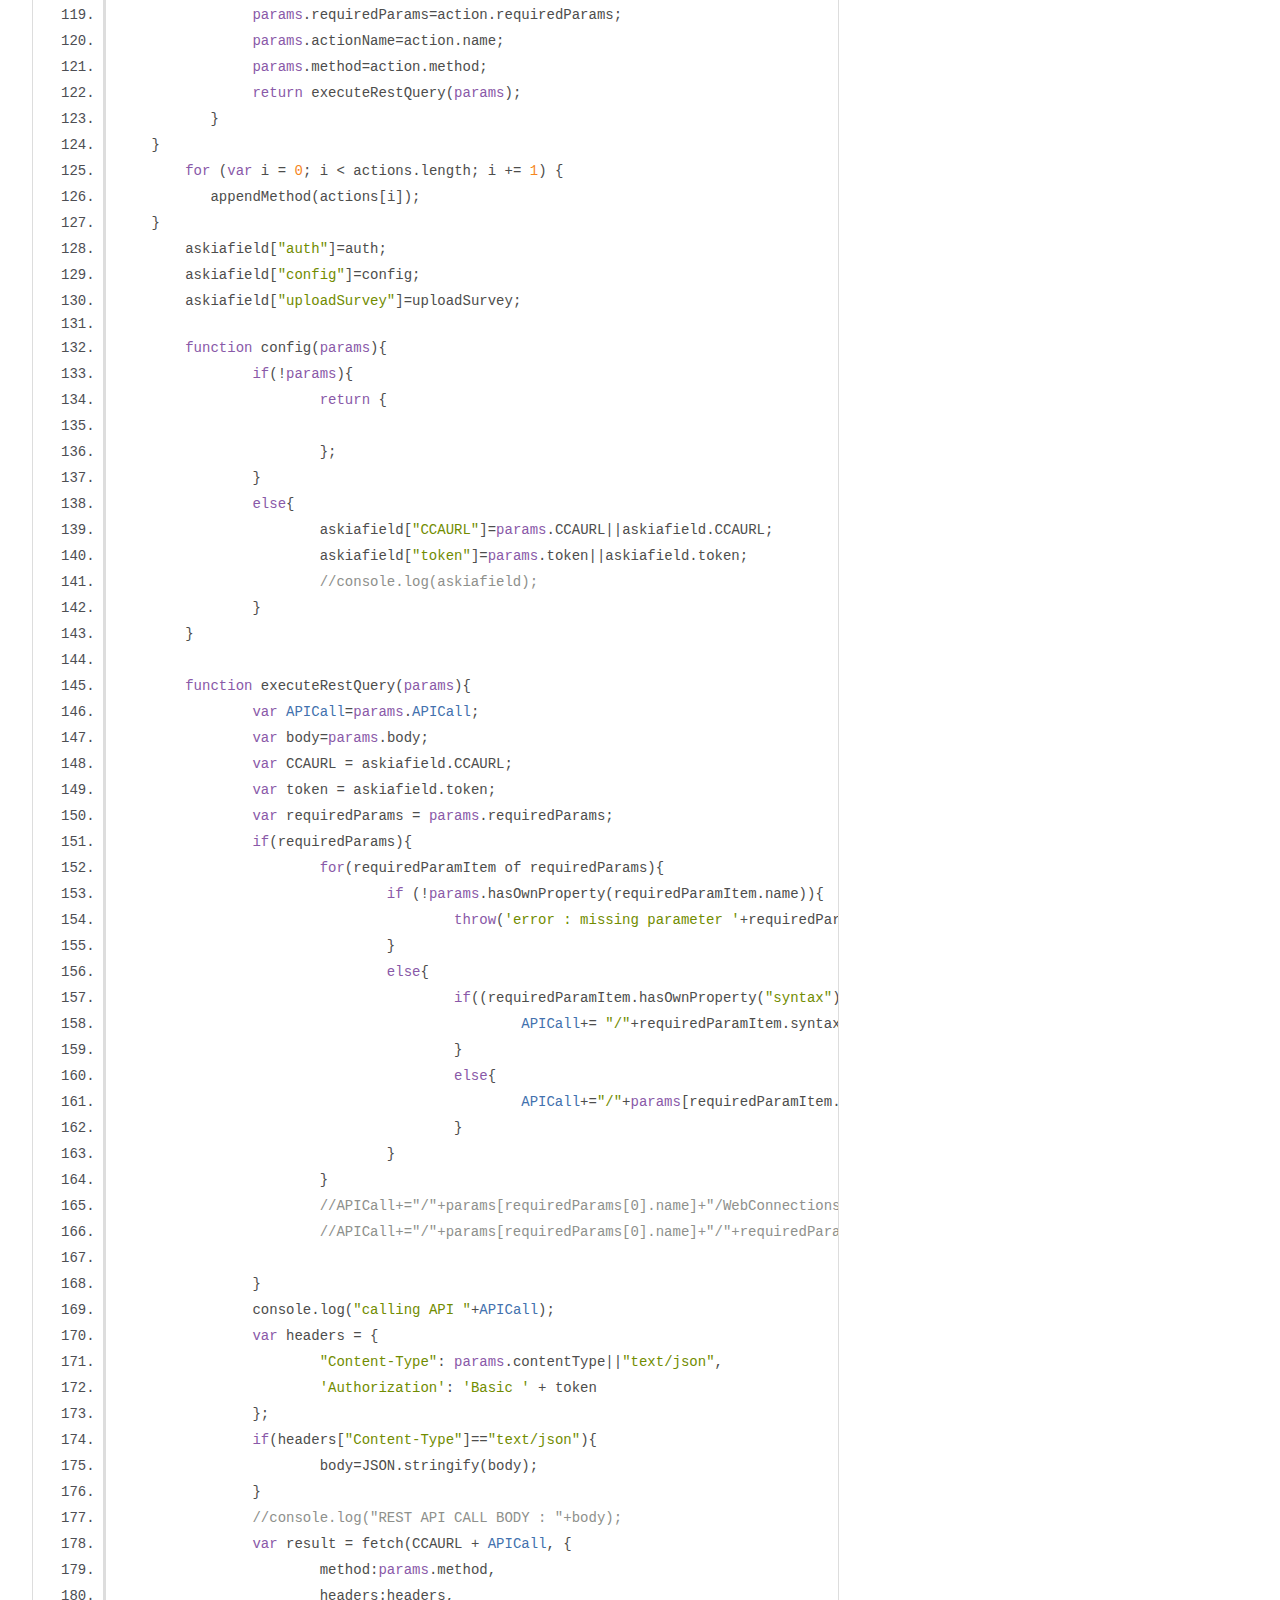
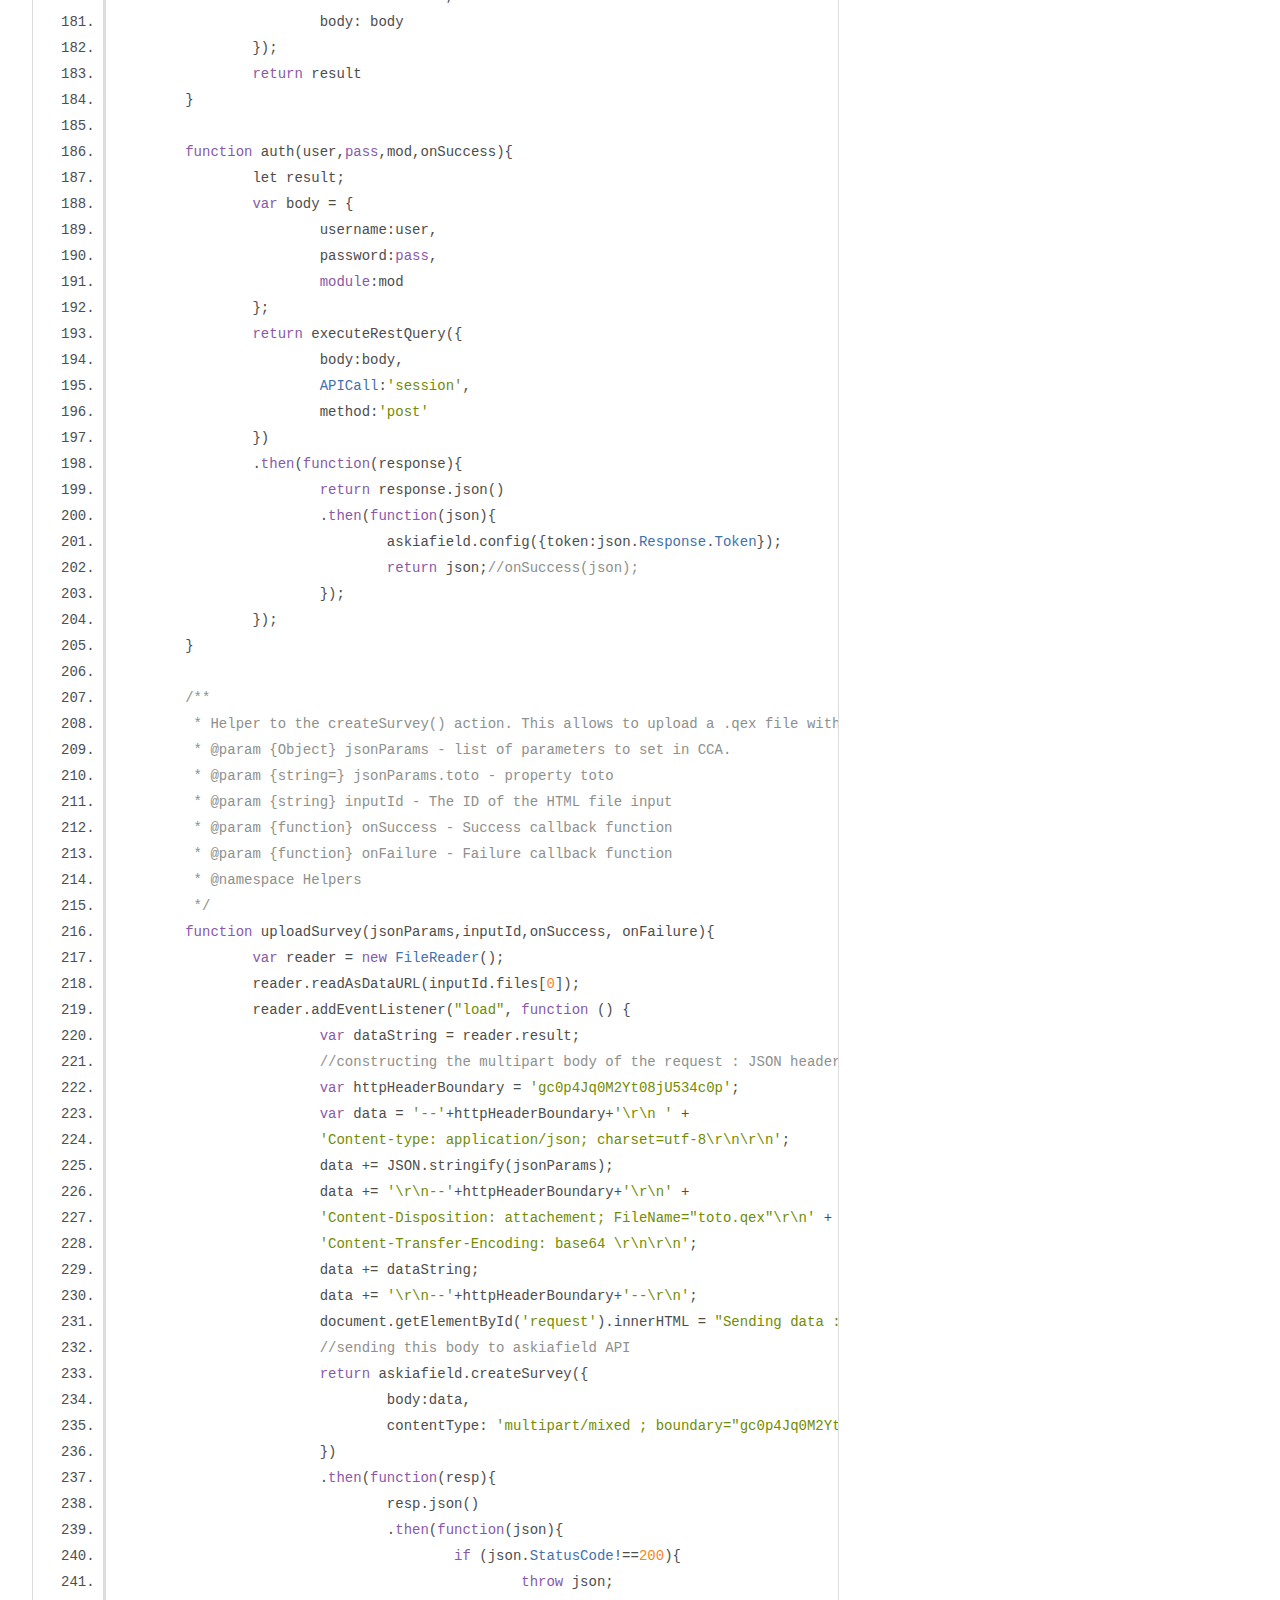
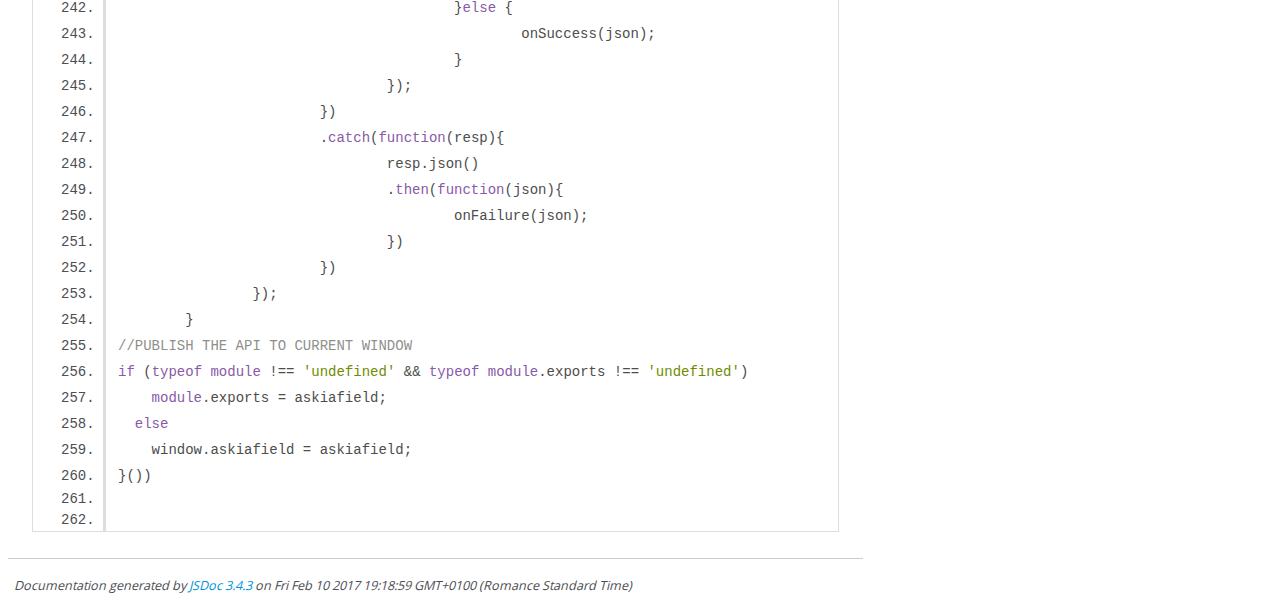
<file: JSDoc/askiafield.js.html>
<!DOCTYPE html>
<html lang="en">
<head>
    <meta charset="utf-8">
    <title>JSDoc: Source: askiafield.js</title>

    <script src="scripts/prettify/prettify.js"> </script>
    <script src="scripts/prettify/lang-css.js"> </script>
    <!--[if lt IE 9]>
      <script src="//html5shiv.googlecode.com/svn/trunk/html5.js"></script>
    <![endif]-->
    <link type="text/css" rel="stylesheet" href="styles/prettify-tomorrow.css">
    <link type="text/css" rel="stylesheet" href="styles/jsdoc-default.css">
</head>

<body>

<div id="main">

    <h1 class="page-title">Source: askiafield.js</h1>

    



    
    <section>
        <article>
            <pre class="prettyprint source linenums"><code>
/**
* @class askiafield
*/
(function(win, doc){
	//INIT THE API
	var askiafield = {};
	var cache = {};
		var actions = [
		/**
		 * askiafield.getSurveys() gets the list of surveys that are currently live on the CCA server 
		 * @memberof askiafield 
		 * @function getSurveys 
		 * @returns {Promise} promise - returns a promise
		 * @returns {JSON} promise.json() - allows you to parse the return
		 */
		{ name : "getSurveys", APICall : "SurveyTasks", method:"GET" },
		/** askiafield.getAgents() gets the list of agents that are currently live on the CCA server 
		 * @memberof askiafield 
		 * @function getAgents
		 * @returns {Promise} promise - returns a promise
		 * @returns {JSON} promise.json() - allows you to parse the return
		 */
		{ name : "getAgents", APICall : "Agents", method:"GET"},
		/**
		 * askiafield.getDefaultAgent() get the list of surveys that are currently live on the CCA server 
		 * @memberof askiafield 
		 * @function getDefaultAgent
		 * @returns {Promise} promise - returns a promise
		 * @returns {JSON} promise.json() - allows you to parse the return
		 *
		 */
		{ name : "getDefaultAgent", APICall : "Agents/0", method:"GET"},
		/** 
		* @memberof askiafield 
		* @function getLists
		* @returns {Promise} promise - returns a promise
		 * @returns {JSON} promise.json() - allows you to parse the return
		*/
		{ name : "getLists", APICall : "Lists", method:"GET" },
		/** 
		* @memberof askiafield
		* @function getSettings
		* @returns {Promise} promise - returns a promise
		* @returns {JSON} promise.json() - allows you to parse the return
		*/
		{ name : "getSettings", APICall : "GeneralSettings", method:"GET" },
		/** 
		* @memberof askiafield 
		* @function getGroups
		* @returns {Promise} promise - returns a promise
		* @returns {JSON} promise.json() - allows you to parse the return
		*/
		{ name : "getGroups", APICall : "Groups", method:"GET" },
		/** 
		* @memberof askiafield 
		* @function getOutbound
		* @returns {Promise} promise - returns a promise
		 * @returns {JSON} promise.json() - allows you to parse the return
		*/
		{ name : "getOutbound", APICall : "OutboundGroups", method:"GET" },
		/** 
		* @memberof askiafield 
		* @function getWebconnections
		* @returns {Promise} promise - returns a promise
		 * @returns {JSON} promise.json() - allows you to parse the return
		*/
		{ name : "getWebconnections", APICall : "WebConnections", method:"GET" },
	    /** 
		* @memberof askiafield 
		* @function createAgent
		* @returns {Promise} promise - returns a promise
		 * @returns {JSON} promise.json() - allows you to parse the return
		*/
		{ name : "createAgent", APICall : "Agents", method:"POST" },
		/** 
		* @memberof askiafield 
		* @function createSurvey
		* @returns {Promise} promise - returns a promise
		 * @returns {JSON} promise.json() - allows you to parse the return
		*/
		{ name : "createSurvey", APICall : "SurveyTasks", method:"POST" },
		/**
		* askiafield.setSurveyOnline() puts one of the existing surveys on or offline on Webprod
		 * @memberof askiafield 
		 * @function setSurveyOnline
		 * @param {object}  params               - Parameters to execute the query
		 * @param {object}  params.surveyId      -  ID of the survey to set on/offline
		 * @param {string}  [params.webConnectionId]         - ID of the Webprod (default is 1)
		 * @param {object}  params.body - extra parameters
		 * @returns {Promise} promise - returns a promise
		 * @returns {JSON} promise.json() - allows you to parse the return
		 */
		{ name : "setSurveyOnline", APICall : "SurveyTasks", method:"PUT", requiredParams:[{name:"surveyId"},{name:"webConnectionId",syntax:"WebConnections/"}]},
		/**
		 * @memberof askiafield 
		 * @function askiafield.updateSurvey
		 * @description Check if the argument is a string (see: {@link askiafield})
		 * @param {object}  params               - Parameters to execute the query
		 * @param {object}  params.surveyId      -  ID of the survey to set on/offline
		 * @param {string}  params.ignoreWarnings         - ID of the Webprod (default is 1)
		 * @param {object}  params.body - extra parameters
		 * @returns {Promise} promise - returns a promise
		 * @returns {JSON} promise.json() - allows you to parse the return
		 */
		{ name : "updateSurvey", APICall : "SurveyTasks", method:"PUT", requiredParams:[{name:"surveyId"},{name:"ignoreWarnings",syntax:"Content?ignoreWarnings="}]}
	];
	/**
	 * @memberof askiafield
     * @function appendMethod
     * @private
     * @description Check if the argument is a string (see: {@link module:foobar~hello})
     * @param {String} string - The string
     * @returns {String} Returns true if string is valid, false otherwise
     */ 
	function appendMethod(action) {
	   askiafield[action.name] = function (params) {
		params.APICall=action.APICall;
		params.requiredParams=action.requiredParams;
		params.actionName=action.name;
		params.method=action.method;
		return executeRestQuery(params);
	   }
    }
	for (var i = 0; i &lt; actions.length; i += 1) {
	   appendMethod(actions[i]);
    }
	askiafield["auth"]=auth;
	askiafield["config"]=config;
	askiafield["uploadSurvey"]=uploadSurvey;

	function config(params){
		if(!params){
			return {
				
			};
		}
		else{
			askiafield["CCAURL"]=params.CCAURL||askiafield.CCAURL;
			askiafield["token"]=params.token||askiafield.token;
			//console.log(askiafield);
		}
	}
	
	function executeRestQuery(params){
		var APICall=params.APICall;
		var body=params.body;
		var CCAURL = askiafield.CCAURL;
		var token = askiafield.token;
		var requiredParams = params.requiredParams;
		if(requiredParams){
			for(requiredParamItem of requiredParams){
				if (!params.hasOwnProperty(requiredParamItem.name)){
					throw('error : missing parameter '+requiredParamItem.name+' in ' +params.actionName);
				}
				else{
					if((requiredParamItem.hasOwnProperty("syntax"))){
						APICall+= "/"+requiredParamItem.syntax+params[requiredParamItem.name];
					}
					else{
						APICall+="/"+params[requiredParamItem.name];
					}
				}
			}
			//APICall+="/"+params[requiredParams[0].name]+"/WebConnections/"+params[requiredParams[1].name]
			//APICall+="/"+params[requiredParams[0].name]+"/"+requiredParams[1].syntax+params[requiredParams[1].name]
			
		}
		console.log("calling API "+APICall);
		var headers = {
			"Content-Type": params.contentType||"text/json",
			'Authorization': 'Basic ' + token
		};
		if(headers["Content-Type"]=="text/json"){
			body=JSON.stringify(body);
		}
		//console.log("REST API CALL BODY : "+body);
		var result = fetch(CCAURL + APICall, {
			method:params.method,
			headers:headers,
			body: body
		});
		return result
	}
	
	function auth(user,pass,mod,onSuccess){
		let result;
		var body = {
			username:user,
			password:pass, 
			module:mod
		};
		return executeRestQuery({
			body:body,
			APICall:'session',
			method:'post'
		})
		.then(function(response){
			return response.json()
			.then(function(json){
				askiafield.config({token:json.Response.Token});
				return json;//onSuccess(json);
			});
		});
	}
	
	/**
	 * Helper to the createSurvey() action. This allows to upload a .qex file without needing to set up the multipart header of the HTTP request.
	 * @param {Object} jsonParams - list of parameters to set in CCA.
	 * @param {string=} jsonParams.toto - property toto
	 * @param {string} inputId - The ID of the HTML file input
	 * @param {function} onSuccess - Success callback function
	 * @param {function} onFailure - Failure callback function
	 * @namespace Helpers
	 */
	function uploadSurvey(jsonParams,inputId,onSuccess, onFailure){
		var reader = new FileReader();
		reader.readAsDataURL(inputId.files[0]);
		reader.addEventListener("load", function () {
			var dataString = reader.result;
			//constructing the multipart body of the request : JSON header with all survey settings and base 64 encoded core from the .qex file
			var httpHeaderBoundary = 'gc0p4Jq0M2Yt08jU534c0p';
			var data = '--'+httpHeaderBoundary+'\r\n ' +
			'Content-type: application/json; charset=utf-8\r\n\r\n';
			data += JSON.stringify(jsonParams);
			data += '\r\n--'+httpHeaderBoundary+'\r\n' +
			'Content-Disposition: attachement; FileName="toto.qex"\r\n' +
			'Content-Transfer-Encoding: base64 \r\n\r\n';
			data += dataString;
			data += '\r\n--'+httpHeaderBoundary+'--\r\n';
			document.getElementById('request').innerHTML = "Sending data : "+data;
			//sending this body to askiafield API
			return askiafield.createSurvey({
				body:data,
				contentType: 'multipart/mixed ; boundary="gc0p4Jq0M2Yt08jU534c0p"'
			})
			.then(function(resp){
				resp.json()
				.then(function(json){
					if (json.StatusCode!==200){
						throw json;
					}else {
						onSuccess(json);
					}
				});
			})
			.catch(function(resp){
				resp.json()
				.then(function(json){
					onFailure(json);
				})
			})
		}); 
	}
//PUBLISH THE API TO CURRENT WINDOW
if (typeof module !== 'undefined' &amp;&amp; typeof module.exports !== 'undefined')
    module.exports = askiafield;
  else
    window.askiafield = askiafield;
}())


</code></pre>
        </article>
    </section>




</div>

<nav>
    <h2><a href="index.html">Home</a></h2><h3>Classes</h3><ul><li><a href="askiafield.html">askiafield</a></li></ul><h3>Namespaces</h3><ul><li><a href="Helpers.html">Helpers</a></li></ul>
</nav>

<br class="clear">

<footer>
    Documentation generated by <a href="https://github.com/jsdoc3/jsdoc">JSDoc 3.4.3</a> on Fri Feb 10 2017 19:18:59 GMT+0100 (Romance Standard Time)
</footer>

<script> prettyPrint(); </script>
<script src="scripts/linenumber.js"> </script>
</body>
</html>
</file>
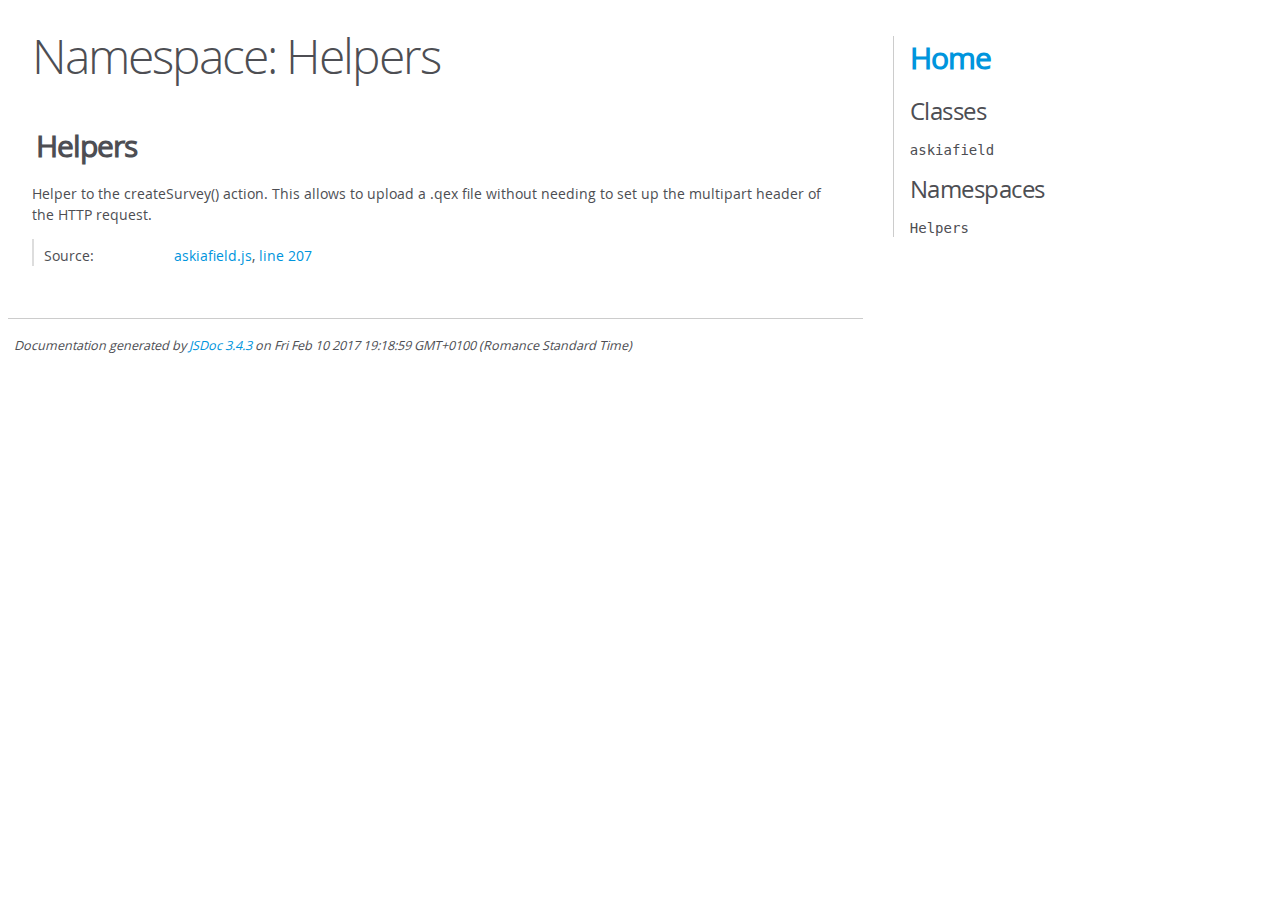
<file: JSDoc/Helpers.html>
<!DOCTYPE html>
<html lang="en">
<head>
    <meta charset="utf-8">
    <title>JSDoc: Namespace: Helpers</title>

    <script src="scripts/prettify/prettify.js"> </script>
    <script src="scripts/prettify/lang-css.js"> </script>
    <!--[if lt IE 9]>
      <script src="//html5shiv.googlecode.com/svn/trunk/html5.js"></script>
    <![endif]-->
    <link type="text/css" rel="stylesheet" href="styles/prettify-tomorrow.css">
    <link type="text/css" rel="stylesheet" href="styles/jsdoc-default.css">
</head>

<body>

<div id="main">

    <h1 class="page-title">Namespace: Helpers</h1>

    




<section>

<header>
    
        <h2>Helpers</h2>
        
    
</header>

<article>
    <div class="container-overview">
    
        
            <div class="description">Helper to the createSurvey() action. This allows to upload a .qex file without needing to set up the multipart header of the HTTP request.</div>
        

        


<dl class="details">

    

    

    

    

    

    

    

    

    

    

    

    

    
    <dt class="tag-source">Source:</dt>
    <dd class="tag-source"><ul class="dummy"><li>
        <a href="askiafield.js.html">askiafield.js</a>, <a href="askiafield.js.html#line207">line 207</a>
    </li></ul></dd>
    

    

    

    
</dl>


        
    
    </div>

    

    

    

     

    

    

    

    

    
</article>

</section>




</div>

<nav>
    <h2><a href="index.html">Home</a></h2><h3>Classes</h3><ul><li><a href="askiafield.html">askiafield</a></li></ul><h3>Namespaces</h3><ul><li><a href="Helpers.html">Helpers</a></li></ul>
</nav>

<br class="clear">

<footer>
    Documentation generated by <a href="https://github.com/jsdoc3/jsdoc">JSDoc 3.4.3</a> on Fri Feb 10 2017 19:18:59 GMT+0100 (Romance Standard Time)
</footer>

<script> prettyPrint(); </script>
<script src="scripts/linenumber.js"> </script>
</body>
</html>
</file>
<file: Examples/askia.css>
<style type="text/css">
::selection {
    background: #283B49;
    color: #FFF;
}
  html {
	height: 100%;
	margin:0;
	padding:0;
	background: url(??ResPath??bg.jpg) no-repeat center fixed; 
	-webkit-background-size: cover; /* For old Chrome and Safari */
	-ms-background-size: cover; /* For old IE */
	background-size: cover;
	-ms-touch-action: manipulation;
	touch-action: manipulation;
  }
  body {
	/*background-color: ##283B49;*/
	margin: 0px;
	padding: 0px;
	-webkit-tap-highlight-color: transparent;
  }

  /* Global font family - font size and color for the responses*/
  body, td, th, div, p, pre, a, span, li, input, select, textarea, label, legend {
	font-family: arial,tahoma,verdana,sans-serif;
	font-size: 1.0em;
	line-height: 1.0em;
	outline: none;
	text-decoration: none;
  }
  a:link{
	text-decoration:none;
  }
  a:hover{
	text-decoration:underline;
  }
  a:visited{
	text-decoration:none;
  }
  table {
	border-collapse: collapse;
	border-spacing: 0;
  }
  .grid {
	width: 100%;
  }

  .myresponse {
	color: #283B49;
	padding: 10px;
	font-size: 1.0em;
	text-decoration: none;
	border: 1px solid #bbb;
	-webkit-border-radius: 2px;
	-moz-border-radius: 2px;
	border-radius: 2px;
	transition: all ease-in-out .4s;
   }
  .myresponseclassic {
	color: #283B49;
	padding: 5px;
	font-size: 1.0em;
	text-decoration: none;
	transition: all ease-in-out .4s;
   }
  .gridmyresponse, .gridmyresponseheader, .gridmyresponseclassic {
	background-color: #ffffff;
	color: #283B49;
	font-size: 1.0em;
	margin-bottom: 0px;
	padding: 10px;
	text-decoration: none;
	border: 1px solid #bbb;
	-webkit-border-radius: 2px;
	-moz-border-radius: 2px;
	border-radius: 2px;
	transition: all ease-in-out .4s;
   }
  .gridmyresponse:hover {
	background-color: #f7f7f7;
	cursor:pointer;
   }

  .gridmyresponseclassic {
	cursor:pointer;
  }

  /* Numerical and Open ended on one row */
  input[type="text"], input[type="number"] {
	background-color: #ffffff;
	border: 1px solid #bbb;
	-webkit-border-radius: 2px;
	-moz-border-radius: 2px;
	border-radius: 2px;
	text-align: left;
	font-size: 1.0em;
  }
  input[type="text"]:hover, input[type="number"]:hover {
	
  }
  input[type="text"]:focus, input[type="number"]:focus {
	border: 1px solid #DF4335;
  }

  /* Open ended on several rows */
  textarea {
	width:97%;
	background-color: #ffffff;
	border: 1px solid #bbb;
	-webkit-border-radius: 2px;
	-moz-border-radius: 2px;
	border-radius: 2px;
	font-size: 1.0em;
	padding:5px;
  }
  textarea:hover {
	
  }
  textarea:focus {
	border: 1px solid #DF4335;
  }

  /* Question caption */
  #question {
	color: #283B49;
	font-size: 1.45em;
	padding: 2em 0 1.5em 2em;
  }
.questionlabel {
	font-size: 16px;
	color: #AAA;
	margin: 1em 0;
}
  #chapter {
	color: #283B49;
	font-size: 1.45em;
	padding: 1em 0 1em 1em;
  }

  /* Label caption */
  .label {
	color: #283B49;
	font-size: 1.45em;
	padding: 2em 0 1.5em 2em;
  }
  /* Error message */
  #error-summary {
	color: #DF4335;
	font-size: 1.1em;
	text-align: center;
  }
  
  /* Empty row and separator*/
  .empty-row {
  	height:0.5em;
  }
  .separator {
	line-height: 0.6em;
	border-bottom: 1px solid #cfcfcf;
  }
  
  /* mainframe structure */
  #mainframe {
	position: absolute;
	width: 100%;
	overflow: visible;
	/*background-color: #eeeeee;*/
  }
  
  /* header structure */
  #headercontainer {
	position: relative;

	max-width: 1100px;

	margin: 0 auto;

	padding: 0;


  }
  #headercontent {
	height: auto;

	padding: 0 10px 0 10px;

	margin: 0 5px 0 5px;
	/*background: #ffffff;

	border: 1px solid #283B49;
	-webkit-border-radius: 5px;
	-moz-border-radius: 5px;
	border-radius: 5px;
	-moz-box-shadow: 2px 2px 8px #9f9f9f;

	-webkit-box-shadow: 2px 2px 8px #9f9f9f;

	box-shadow: 2px 2px 8px #9f9f9f;*/
  }
  #header{
	width: 100%;
  }
  #header ul{
	display: block;
  }
  #header, #header li{
	list-style: none;
	display: inline-block;
	margin: 0;
	padding: 0;
  }
  #lileft{
	width:43%;
	float: left;
	text-align: left;
  }
  #lileft img {
	/*height: 45px;*/
  }
  #limiddle {
	width:13%;
	float: left;
	text-align: center;
  }
  #liright {
	width:43%;
	float: right;
	text-align: right;
  }
  
  /* progress bar structure */
  #progress{
	width: 100%;
  }
  #progress ul{
	display: block;
	height: 30px;
  }
 #progress, #progress li {
	list-style: none;
	display: inline-block;
	margin: 0;
	padding: 0;
  }
  #liprogress {
	float: right;
	width: 100px;
	height: 12px;
	text-align: left;
	background-color: #ffffff;
	border: 1px solid #DF4335;
	-webkit-border-radius: 2px;
	-moz-border-radius: 2px;
	border-radius: 2px;
	margin-top: 30px;
  }
  #liprogress div {
	height: 100%;
	background-color: #DF4335;
  }
  
  /* frame structure */
  .framecontainer {
	position: relative;
	max-width: 1100px;

	top: -15px;
	margin: 0 auto;
  }
  .framecontent {
	min-height: 150px;
	padding: 20px 20px 0 20px;
	margin: 0 5px 0 5px;
	background: rgba(255,255,255,0.5);
	border: 1px solid #ffffff;
	-webkit-border-radius: 5px;
	-moz-border-radius: 5px;
	border-radius: 5px;
	/*-moz-box-shadow: 2px 2px 8px #9f9f9f;
	-webkit-box-shadow: 2px 2px 8px #9f9f9f;
	box-shadow: 2px 2px 8px #9f9f9f;*/
  }
  
  /* navigation button structure */
  #navcontainer{
	display: inline-block;
	text-align: center;
	margin: 0;
	padding: 0;
	width: 100%;
  }
  #navcontent {
	max-width: 1100px;
	margin: 0 auto;
	padding: 2em 0;
  }
  #navcontentleft {
	display:inline;
	float: left;
	width: 5%;
	text-align: left;
	padding: 0;
  }
  #navcontentmiddle {
	display:inline;
	float: left;
	width: 89%;
	text-align: center;
	padding: 0;
  }
  #navcontentright {
	display:inline;
	float: left;
	width: 5%;
	text-align: right;
	padding: 0;
  }
  #navseparator {
	display: inline;
	margin: 0 4% 0 4%;
  }
.btnNext {
    background-color: #283B49;
    -webkit-box-shadow: 0px 1px rgba(255,255,255,0.5) inset;
    -moz-box-shadow: 0px 1px rgba(255,255,255,0.5) inset;
    box-shadow: 0px 1px rgba(255,255,255,0.2) inset;
    -webkit-border-radius: 4px;
    -moz-border-radius: 4px;
    border-radius: 2px;
    border: 1px solid #283B49;
    font-size: 22px;
    color: #ffffff;
    font-weight: bold;
    width: 125px;
    height: 45px;
    -webkit-appearance: none;
    transition: color ease-in .15s, background-color ease-in .15s;
}
.btn {
    background-color: transparent;
    border: 2px solid #283B49;
    color: #283B49;
    -webkit-border-radius: 4px;
    -moz-border-radius: 4px;
    border-radius: 2px;
    font-size: 22px;
    font-weight: bold;
    padding: 15px 32px;
    width: 125px;
    height: 45px;
    -webkit-appearance: none;
    transition: color ease-in .15s, background-color ease-in .15s;
}
  .btnNext:hover {
    	background-color: #344d60;
    	border: 1px solid #283B49;
	cursor: pointer;
	-webkit-appearance: none;
  }
  .btn:hover {
    	background-color: #283B49;
	color: #ffffff;
    	border: 1px solid #283B49;
	-webkit-box-shadow: 0px 1px rgba(255,255,255,0.5) inset;
    	-moz-box-shadow: 0px 1px rgba(255,255,255,0.5) inset;
    	box-shadow: 0px 1px rgba(255,255,255,0.2) inset;
	cursor: pointer;
	-webkit-appearance: none;
  }
  .media-capture {
	background: #3b88d8;
    	background: -moz-linear-gradient(0% 100% 90deg, #377ad0, #52a8e8);
    	background: -webkit-gradient(linear, 0% 0%, 0% 100%, from(#52a8e8), to(#377ad0));
    	/* border-top: 1px solid #4081af;
    	border-right: 1px solid #2e69a3;
    	border-bottom: 1px solid #20559a;
    	border-left: 1px solid #2e69a3;*/
    	-moz-border-radius: 2px;
    	-webkit-border-radius: 2px;
    	border-radius: 2px;
    	-moz-box-shadow: inset 0 1px 0 0 #72b9eb, 0 1px 2px 0 #b3b3b3;
    	-webkit-box-shadow: inset 0 1px 0 0 #72b9eb, 0 1px 2px 0 #b3b3b3;
    	color: #fff;
    	font-family: "lucida grande", sans-serif;
    	font-size: 16px;
    	font-weight: normal;
    	line-height: 2;
    	padding: 4px 0 6px 0;
    	text-align: center;
    	text-shadow: 0 -1px 1px #3275bc;
    	width: 100%;
	height: 50px;
	margin: 40px auto;
    	-webkit-background-clip: padding-box;
  }

  .media-capture:hover {
    	background: #2a81d7;
    	background: -moz-linear-gradient(0% 100% 90deg, #206bcb, #3e9ee5);
    	background: -webkit-gradient(linear, 0% 0%, 0% 100%, from(#3e9ee5), to(#206bcb));
    	-moz-box-shadow: inset 0 1px 0 0 #62b1e9;
    	-webkit-box-shadow: inset 0 1px 0 0 #62b1e9;
    	cursor: pointer;
    	text-shadow: 0 -1px 1px #1d62ab;
    	-webkit-background-clip: padding-box;
  }

  .media-capture:active {
    	background: #3282d3;
    	-moz-box-shadow: inset 0 0 6px 3px #1657b5, 0 1px 0 0 #fff;
    	-webkit-box-shadow: inset 0 0 6px 3px #1657b5, 0 1px 0 0 #fff;
    	text-shadow: 0 -1px 1px #2361a4;
    	-webkit-background-clip: padding-box;
  }

  .media-capture div {
	color: #FFFFFF;
	font-size: 1.3em;
	font-weight: bold;
  }
@media screen and (max-width: 640px) {
  #question {
	padding: 0.5em 0 1em 0.5em;
  }
.questionlabel {
	margin: 0.5em 0;
}
  #chapter {
	padding: 0.5em 0 1em 0.5em;
  }
  .label {
	padding: 0.5em 0 1em 0.5em;
  }
.btnNext, .btn {
    width: 90px;
}
.button {
    background-color: #555555;
    border: none;
    color: white;
    padding: 15px 32px;
    text-align: center;
    text-decoration: none;
    display: inline-block;
    font-size: 24px;
    margin: 4px 2px;
    cursor: pointer;
}


@media screen and (max-width: 399px) {
	#liprogress {
		display:none;
	} 
}
</style>
</file>
<file: JSDoc/styles/prettify-tomorrow.css>
/* Tomorrow Theme */
/* Original theme - https://github.com/chriskempson/tomorrow-theme */
/* Pretty printing styles. Used with prettify.js. */
/* SPAN elements with the classes below are added by prettyprint. */
/* plain text */
.pln {
  color: #4d4d4c; }

@media screen {
  /* string content */
  .str {
    color: #718c00; }

  /* a keyword */
  .kwd {
    color: #8959a8; }

  /* a comment */
  .com {
    color: #8e908c; }

  /* a type name */
  .typ {
    color: #4271ae; }

  /* a literal value */
  .lit {
    color: #f5871f; }

  /* punctuation */
  .pun {
    color: #4d4d4c; }

  /* lisp open bracket */
  .opn {
    color: #4d4d4c; }

  /* lisp close bracket */
  .clo {
    color: #4d4d4c; }

  /* a markup tag name */
  .tag {
    color: #c82829; }

  /* a markup attribute name */
  .atn {
    color: #f5871f; }

  /* a markup attribute value */
  .atv {
    color: #3e999f; }

  /* a declaration */
  .dec {
    color: #f5871f; }

  /* a variable name */
  .var {
    color: #c82829; }

  /* a function name */
  .fun {
    color: #4271ae; } }
/* Use higher contrast and text-weight for printable form. */
@media print, projection {
  .str {
    color: #060; }

  .kwd {
    color: #006;
    font-weight: bold; }

  .com {
    color: #600;
    font-style: italic; }

  .typ {
    color: #404;
    font-weight: bold; }

  .lit {
    color: #044; }

  .pun, .opn, .clo {
    color: #440; }

  .tag {
    color: #006;
    font-weight: bold; }

  .atn {
    color: #404; }

  .atv {
    color: #060; } }
/* Style */
/*
pre.prettyprint {
  background: white;
  font-family: Consolas, Monaco, 'Andale Mono', monospace;
  font-size: 12px;
  line-height: 1.5;
  border: 1px solid #ccc;
  padding: 10px; }
*/

/* Specify class=linenums on a pre to get line numbering */
ol.linenums {
  margin-top: 0;
  margin-bottom: 0; }

/* IE indents via margin-left */
li.L0,
li.L1,
li.L2,
li.L3,
li.L4,
li.L5,
li.L6,
li.L7,
li.L8,
li.L9 {
  /* */ }

/* Alternate shading for lines */
li.L1,
li.L3,
li.L5,
li.L7,
li.L9 {
  /* */ }
</file>
<file: JSDoc/styles/jsdoc-default.css>
@font-face {
    font-family: 'Open Sans';
    font-weight: normal;
    font-style: normal;
    src: url('../fonts/OpenSans-Regular-webfont.eot');
    src:
        local('Open Sans'),
        local('OpenSans'),
        url('../fonts/OpenSans-Regular-webfont.eot?#iefix') format('embedded-opentype'),
        url('../fonts/OpenSans-Regular-webfont.woff') format('woff'),
        url('../fonts/OpenSans-Regular-webfont.svg#open_sansregular') format('svg');
}

@font-face {
    font-family: 'Open Sans Light';
    font-weight: normal;
    font-style: normal;
    src: url('../fonts/OpenSans-Light-webfont.eot');
    src:
        local('Open Sans Light'),
        local('OpenSans Light'),
        url('../fonts/OpenSans-Light-webfont.eot?#iefix') format('embedded-opentype'),
        url('../fonts/OpenSans-Light-webfont.woff') format('woff'),
        url('../fonts/OpenSans-Light-webfont.svg#open_sanslight') format('svg');
}

html
{
    overflow: auto;
    background-color: #fff;
    font-size: 14px;
}

body
{
    font-family: 'Open Sans', sans-serif;
    line-height: 1.5;
    color: #4d4e53;
    background-color: white;
}

a, a:visited, a:active {
    color: #0095dd;
    text-decoration: none;
}

a:hover {
    text-decoration: underline;
}

header
{
    display: block;
    padding: 0px 4px;
}

tt, code, kbd, samp {
    font-family: Consolas, Monaco, 'Andale Mono', monospace;
}

.class-description {
    font-size: 130%;
    line-height: 140%;
    margin-bottom: 1em;
    margin-top: 1em;
}

.class-description:empty {
    margin: 0;
}

#main {
    float: left;
    width: 70%;
}

article dl {
    margin-bottom: 40px;
}

section
{
    display: block;
    background-color: #fff;
    padding: 12px 24px;
    border-bottom: 1px solid #ccc;
    margin-right: 30px;
}

.variation {
    display: none;
}

.signature-attributes {
    font-size: 60%;
    color: #aaa;
    font-style: italic;
    font-weight: lighter;
}

nav
{
    display: block;
    float: right;
    margin-top: 28px;
    width: 30%;
    box-sizing: border-box;
    border-left: 1px solid #ccc;
    padding-left: 16px;
}

nav ul {
    font-family: 'Lucida Grande', 'Lucida Sans Unicode', arial, sans-serif;
    font-size: 100%;
    line-height: 17px;
    padding: 0;
    margin: 0;
    list-style-type: none;
}

nav ul a, nav ul a:visited, nav ul a:active {
    font-family: Consolas, Monaco, 'Andale Mono', monospace;
    line-height: 18px;
    color: #4D4E53;
}

nav h3 {
    margin-top: 12px;
}

nav li {
    margin-top: 6px;
}

footer {
    display: block;
    padding: 6px;
    margin-top: 12px;
    font-style: italic;
    font-size: 90%;
}

h1, h2, h3, h4 {
    font-weight: 200;
    margin: 0;
}

h1
{
    font-family: 'Open Sans Light', sans-serif;
    font-size: 48px;
    letter-spacing: -2px;
    margin: 12px 24px 20px;
}

h2, h3.subsection-title
{
    font-size: 30px;
    font-weight: 700;
    letter-spacing: -1px;
    margin-bottom: 12px;
}

h3
{
    font-size: 24px;
    letter-spacing: -0.5px;
    margin-bottom: 12px;
}

h4
{
    font-size: 18px;
    letter-spacing: -0.33px;
    margin-bottom: 12px;
    color: #4d4e53;
}

h5, .container-overview .subsection-title
{
    font-size: 120%;
    font-weight: bold;
    letter-spacing: -0.01em;
    margin: 8px 0 3px 0;
}

h6
{
    font-size: 100%;
    letter-spacing: -0.01em;
    margin: 6px 0 3px 0;
    font-style: italic;
}

table
{
    border-spacing: 0;
    border: 0;
    border-collapse: collapse;
}

td, th
{
    border: 1px solid #ddd;
    margin: 0px;
    text-align: left;
    vertical-align: top;
    padding: 4px 6px;
    display: table-cell;
}

thead tr
{
    background-color: #ddd;
    font-weight: bold;
}

th { border-right: 1px solid #aaa; }
tr > th:last-child { border-right: 1px solid #ddd; }

.ancestors { color: #999; }
.ancestors a
{
    color: #999 !important;
    text-decoration: none;
}

.clear
{
    clear: both;
}

.important
{
    font-weight: bold;
    color: #950B02;
}

.yes-def {
    text-indent: -1000px;
}

.type-signature {
    color: #aaa;
}

.name, .signature {
    font-family: Consolas, Monaco, 'Andale Mono', monospace;
}

.details { margin-top: 14px; border-left: 2px solid #DDD; }
.details dt { width: 120px; float: left; padding-left: 10px;  padding-top: 6px; }
.details dd { margin-left: 70px; }
.details ul { margin: 0; }
.details ul { list-style-type: none; }
.details li { margin-left: 30px; padding-top: 6px; }
.details pre.prettyprint { margin: 0 }
.details .object-value { padding-top: 0; }

.description {
    margin-bottom: 1em;
    margin-top: 1em;
}

.code-caption
{
    font-style: italic;
    font-size: 107%;
    margin: 0;
}

.prettyprint
{
    border: 1px solid #ddd;
    width: 80%;
    overflow: auto;
}

.prettyprint.source {
    width: inherit;
}

.prettyprint code
{
    font-size: 100%;
    line-height: 18px;
    display: block;
    padding: 4px 12px;
    margin: 0;
    background-color: #fff;
    color: #4D4E53;
}

.prettyprint code span.line
{
  display: inline-block;
}

.prettyprint.linenums
{
  padding-left: 70px;
  -webkit-user-select: none;
  -moz-user-select: none;
  -ms-user-select: none;
  user-select: none;
}

.prettyprint.linenums ol
{
  padding-left: 0;
}

.prettyprint.linenums li
{
  border-left: 3px #ddd solid;
}

.prettyprint.linenums li.selected,
.prettyprint.linenums li.selected *
{
  background-color: lightyellow;
}

.prettyprint.linenums li *
{
  -webkit-user-select: text;
  -moz-user-select: text;
  -ms-user-select: text;
  user-select: text;
}

.params .name, .props .name, .name code {
    color: #4D4E53;
    font-family: Consolas, Monaco, 'Andale Mono', monospace;
    font-size: 100%;
}

.params td.description > p:first-child,
.props td.description > p:first-child
{
    margin-top: 0;
    padding-top: 0;
}

.params td.description > p:last-child,
.props td.description > p:last-child
{
    margin-bottom: 0;
    padding-bottom: 0;
}

.disabled {
    color: #454545;
}
</file>
<file: Examples/quota_monitor/themes/default/easyui.css>
.panel {
  overflow: hidden;
  text-align: left;
  margin: 0;
  border: 0;
  -moz-border-radius: 0 0 0 0;
  -webkit-border-radius: 0 0 0 0;
  border-radius: 0 0 0 0;
}
.panel-header,
.panel-body {
  border-width: 1px;
  border-style: solid;
}
.panel-header {
  padding: 5px;
  position: relative;
}
.panel-title {
  background: url('images/blank.gif') no-repeat;
}
.panel-header-noborder {
  border-width: 0 0 1px 0;
}
.panel-body {
  overflow: auto;
  border-top-width: 0;
  padding: 0;
}
.panel-body-noheader {
  border-top-width: 1px;
}
.panel-body-noborder {
  border-width: 0px;
}
.panel-body-nobottom {
  border-bottom-width: 0;
}
.panel-with-icon {
  padding-left: 18px;
}
.panel-icon,
.panel-tool {
  position: absolute;
  top: 50%;
  margin-top: -8px;
  height: 16px;
  overflow: hidden;
}
.panel-icon {
  left: 5px;
  width: 16px;
}
.panel-tool {
  right: 5px;
  width: auto;
}
.panel-tool a {
  display: inline-block;
  width: 16px;
  height: 16px;
  opacity: 0.6;
  filter: alpha(opacity=60);
  margin: 0 0 0 2px;
  vertical-align: top;
}
.panel-tool a:hover {
  opacity: 1;
  filter: alpha(opacity=100);
  background-color: #eaf2ff;
  -moz-border-radius: 3px 3px 3px 3px;
  -webkit-border-radius: 3px 3px 3px 3px;
  border-radius: 3px 3px 3px 3px;
}
.panel-loading {
  padding: 11px 0px 10px 30px;
}
.panel-noscroll {
  overflow: hidden;
}
.panel-fit,
.panel-fit body {
  height: 100%;
  margin: 0;
  padding: 0;
  border: 0;
  overflow: hidden;
}
.panel-loading {
  background: url('images/loading.gif') no-repeat 10px 10px;
}
.panel-tool-close {
  background: url('images/panel_tools.png') no-repeat -16px 0px;
}
.panel-tool-min {
  background: url('images/panel_tools.png') no-repeat 0px 0px;
}
.panel-tool-max {
  background: url('images/panel_tools.png') no-repeat 0px -16px;
}
.panel-tool-restore {
  background: url('images/panel_tools.png') no-repeat -16px -16px;
}
.panel-tool-collapse {
  background: url('images/panel_tools.png') no-repeat -32px 0;
}
.panel-tool-expand {
  background: url('images/panel_tools.png') no-repeat -32px -16px;
}
.panel-header,
.panel-body {
  border-color: #95B8E7;
}
.panel-header {
  background-color: #E0ECFF;
  background: -webkit-linear-gradient(top,#EFF5FF 0,#E0ECFF 100%);
  background: -moz-linear-gradient(top,#EFF5FF 0,#E0ECFF 100%);
  background: -o-linear-gradient(top,#EFF5FF 0,#E0ECFF 100%);
  background: linear-gradient(to bottom,#EFF5FF 0,#E0ECFF 100%);
  background-repeat: repeat-x;
  filter: progid:DXImageTransform.Microsoft.gradient(startColorstr=#EFF5FF,endColorstr=#E0ECFF,GradientType=0);
}
.panel-body {
  background-color: #ffffff;
  color: #000000;
  font-size: 14px;
}
.panel-title {
  font-size: 14px;
  font-weight: bold;
  color: #0E2D5F;
  height: 20px;
  line-height: 20px;
}
.panel-footer {
  border: 1px solid #95B8E7;
  overflow: hidden;
  background: #F4F4F4;
}
.panel-footer-noborder {
  border-width: 1px 0 0 0;
}
.panel-hleft,
.panel-hright {
  position: relative;
}
.panel-hleft>.panel-body,
.panel-hright>.panel-body {
  position: absolute;
}
.panel-hleft>.panel-header {
  float: left;
}
.panel-hright>.panel-header {
  float: right;
}
.panel-hleft>.panel-body {
  border-top-width: 1px;
  border-left-width: 0;
}
.panel-hright>.panel-body {
  border-top-width: 1px;
  border-right-width: 0;
}
.panel-hleft>.panel-body-nobottom {
  border-bottom-width: 1px;
  border-right-width: 0;
}
.panel-hright>.panel-body-nobottom {
  border-bottom-width: 1px;
  border-left-width: 0;
}
.panel-hleft>.panel-footer {
  position: absolute;
  right: 0;
}
.panel-hright>.panel-footer {
  position: absolute;
  left: 0;
}
.panel-hleft>.panel-header-noborder {
  border-width: 0 1px 0 0;
}
.panel-hright>.panel-header-noborder {
  border-width: 0 0 0 1px;
}
.panel-hleft>.panel-body-noborder {
  border-width: 0;
}
.panel-hright>.panel-body-noborder {
  border-width: 0;
}
.panel-hleft>.panel-body-noheader {
  border-left-width: 1px;
}
.panel-hright>.panel-body-noheader {
  border-right-width: 1px;
}
.panel-hleft>.panel-footer-noborder {
  border-width: 0 0 0 1px;
}
.panel-hright>.panel-footer-noborder {
  border-width: 0 1px 0 0;
}
.panel-hleft>.panel-header .panel-icon,
.panel-hright>.panel-header .panel-icon {
  margin-top: 0;
  top: 5px;
  left: 50%;
  margin-left: -8px;
}
.panel-hleft>.panel-header .panel-title,
.panel-hright>.panel-header .panel-title {
  position: absolute;
  min-width: 16px;
  left: 25px;
  top: 5px;
  bottom: auto;
  white-space: nowrap;
  word-wrap: normal;
  -webkit-transform: rotate(90deg);
  -webkit-transform-origin: 0 0;
  -moz-transform: rotate(90deg);
  -moz-transform-origin: 0 0;
  -o-transform: rotate(90deg);
  -o-transform-origin: 0 0;
  transform: rotate(90deg);
  transform-origin: 0 0;
}
.panel-hleft>.panel-header .panel-title-up,
.panel-hright>.panel-header .panel-title-up {
  position: absolute;
  min-width: 16px;
  left: 21px;
  top: auto;
  bottom: 0px;
  text-align: right;
  white-space: nowrap;
  word-wrap: normal;
  -webkit-transform: rotate(-90deg);
  -webkit-transform-origin: 0 0;
  -moz-transform: rotate(-90deg);
  -moz-transform-origin: 0 0;
  -o-transform: rotate(-90deg);
  -o-transform-origin: 0 0;
  transform: rotate(-90deg);
  transform-origin: 0 16px;
}
.panel-hleft>.panel-header .panel-with-icon.panel-title-up,
.panel-hright>.panel-header .panel-with-icon.panel-title-up {
  padding-left: 0;
  padding-right: 18px;
}
.panel-hleft>.panel-header .panel-tool,
.panel-hright>.panel-header .panel-tool {
  top: auto;
  bottom: 5px;
  width: 16px;
  height: auto;
  left: 50%;
  margin-left: -8px;
  margin-top: 0;
}
.panel-hleft>.panel-header .panel-tool a,
.panel-hright>.panel-header .panel-tool a {
  margin: 2px 0 0 0;
}
.accordion {
  overflow: hidden;
  border-width: 1px;
  border-style: solid;
}
.accordion .accordion-header {
  border-width: 0 0 1px;
  cursor: pointer;
}
.accordion .accordion-body {
  border-width: 0 0 1px;
}
.accordion-noborder {
  border-width: 0;
}
.accordion-noborder .accordion-header {
  border-width: 0 0 1px;
}
.accordion-noborder .accordion-body {
  border-width: 0 0 1px;
}
.accordion-collapse {
  background: url('images/accordion_arrows.png') no-repeat 0 0;
}
.accordion-expand {
  background: url('images/accordion_arrows.png') no-repeat -16px 0;
}
.accordion {
  background: #ffffff;
  border-color: #95B8E7;
}
.accordion .accordion-header {
  background: #E0ECFF;
  filter: none;
}
.accordion .accordion-header-selected {
  background: #ffe48d;
}
.accordion .accordion-header-selected .panel-title {
  color: #000000;
}
.accordion .panel-last > .accordion-header {
  border-bottom-color: #E0ECFF;
}
.accordion .panel-last > .accordion-body {
  border-bottom-color: #ffffff;
}
.accordion .panel-last > .accordion-header-selected,
.accordion .panel-last > .accordion-header-border {
  border-bottom-color: #95B8E7;
}
.accordion> .panel-hleft {
  float: left;
}
.accordion> .panel-hleft>.panel-header {
  border-width: 0 1px 0 0;
}
.accordion> .panel-hleft> .panel-body {
  border-width: 0 1px 0 0;
}
.accordion> .panel-hleft.panel-last > .accordion-header {
  border-right-color: #E0ECFF;
}
.accordion> .panel-hleft.panel-last > .accordion-body {
  border-right-color: #ffffff;
}
.accordion> .panel-hleft.panel-last > .accordion-header-selected,
.accordion> .panel-hleft.panel-last > .accordion-header-border {
  border-right-color: #95B8E7;
}
.accordion> .panel-hright {
  float: right;
}
.accordion> .panel-hright>.panel-header {
  border-width: 0 0 0 1px;
}
.accordion> .panel-hright> .panel-body {
  border-width: 0 0 0 1px;
}
.accordion> .panel-hright.panel-last > .accordion-header {
  border-left-color: #E0ECFF;
}
.accordion> .panel-hright.panel-last > .accordion-body {
  border-left-color: #ffffff;
}
.accordion> .panel-hright.panel-last > .accordion-header-selected,
.accordion> .panel-hright.panel-last > .accordion-header-border {
  border-left-color: #95B8E7;
}
.window {
  overflow: hidden;
  padding: 5px;
  border-width: 1px;
  border-style: solid;
}
.window .window-header {
  background: transparent;
  padding: 0px 0px 6px 0px;
}
.window .window-body {
  border-width: 1px;
  border-style: solid;
  border-top-width: 0px;
}
.window .window-body-noheader {
  border-top-width: 1px;
}
.window .panel-body-nobottom {
  border-bottom-width: 0;
}
.window .window-header .panel-icon,
.window .window-header .panel-tool {
  top: 50%;
  margin-top: -11px;
}
.window .window-header .panel-icon {
  left: 1px;
}
.window .window-header .panel-tool {
  right: 1px;
}
.window .window-header .panel-with-icon {
  padding-left: 18px;
}
.window-proxy {
  position: absolute;
  overflow: hidden;
}
.window-proxy-mask {
  position: absolute;
  filter: alpha(opacity=5);
  opacity: 0.05;
}
.window-mask {
  position: absolute;
  left: 0;
  top: 0;
  width: 100%;
  height: 100%;
  filter: alpha(opacity=40);
  opacity: 0.40;
  font-size: 1px;
  overflow: hidden;
}
.window,
.window-shadow {
  position: absolute;
  -moz-border-radius: 5px 5px 5px 5px;
  -webkit-border-radius: 5px 5px 5px 5px;
  border-radius: 5px 5px 5px 5px;
}
.window-shadow {
  background: #ccc;
  -moz-box-shadow: 2px 2px 3px #cccccc;
  -webkit-box-shadow: 2px 2px 3px #cccccc;
  box-shadow: 2px 2px 3px #cccccc;
  filter: progid:DXImageTransform.Microsoft.Blur(pixelRadius=2,MakeShadow=false,ShadowOpacity=0.2);
}
.window,
.window .window-body {
  border-color: #95B8E7;
}
.window {
  background-color: #E0ECFF;
  background: -webkit-linear-gradient(top,#EFF5FF 0,#E0ECFF 20%);
  background: -moz-linear-gradient(top,#EFF5FF 0,#E0ECFF 20%);
  background: -o-linear-gradient(top,#EFF5FF 0,#E0ECFF 20%);
  background: linear-gradient(to bottom,#EFF5FF 0,#E0ECFF 20%);
  background-repeat: repeat-x;
  filter: progid:DXImageTransform.Microsoft.gradient(startColorstr=#EFF5FF,endColorstr=#E0ECFF,GradientType=0);
}
.window-proxy {
  border: 1px dashed #95B8E7;
}
.window-proxy-mask,
.window-mask {
  background: #ccc;
}
.window .panel-footer {
  border: 1px solid #95B8E7;
  position: relative;
  top: -1px;
}
.window-thinborder {
  padding: 0;
}
.window-thinborder .window-header {
  padding: 5px 5px 6px 5px;
}
.window-thinborder .window-body {
  border-width: 0px;
}
.window-thinborder .window-footer {
  border-left: transparent;
  border-right: transparent;
  border-bottom: transparent;
}
.window-thinborder .window-header .panel-icon,
.window-thinborder .window-header .panel-tool {
  margin-top: -9px;
  margin-left: 5px;
  margin-right: 5px;
}
.window-noborder {
  border: 0;
}
.window.panel-hleft .window-header {
  padding: 0 6px 0 0;
}
.window.panel-hright .window-header {
  padding: 0 0 0 6px;
}
.window.panel-hleft>.panel-header .panel-title {
  top: auto;
  left: 16px;
}
.window.panel-hright>.panel-header .panel-title {
  top: auto;
  right: 16px;
}
.window.panel-hleft>.panel-header .panel-title-up,
.window.panel-hright>.panel-header .panel-title-up {
  bottom: 0;
}
.window.panel-hleft .window-body {
  border-width: 1px 1px 1px 0;
}
.window.panel-hright .window-body {
  border-width: 1px 0 1px 1px;
}
.window.panel-hleft .window-header .panel-icon {
  top: 1px;
  margin-top: 0;
  left: 0;
}
.window.panel-hright .window-header .panel-icon {
  top: 1px;
  margin-top: 0;
  left: auto;
  right: 1px;
}
.window.panel-hleft .window-header .panel-tool,
.window.panel-hright .window-header .panel-tool {
  margin-top: 0;
  top: auto;
  bottom: 1px;
  right: auto;
  margin-right: 0;
  left: 50%;
  margin-left: -11px;
}
.window.panel-hright .window-header .panel-tool {
  left: auto;
  right: 1px;
}
.window-thinborder.panel-hleft .window-header {
  padding: 5px 6px 5px 5px;
}
.window-thinborder.panel-hright .window-header {
  padding: 5px 5px 5px 6px;
}
.window-thinborder.panel-hleft>.panel-header .panel-title {
  left: 21px;
}
.window-thinborder.panel-hleft>.panel-header .panel-title-up,
.window-thinborder.panel-hright>.panel-header .panel-title-up {
  bottom: 5px;
}
.window-thinborder.panel-hleft .window-header .panel-icon,
.window-thinborder.panel-hright .window-header .panel-icon {
  margin-top: 5px;
}
.window-thinborder.panel-hleft .window-header .panel-tool,
.window-thinborder.panel-hright .window-header .panel-tool {
  left: 16px;
  bottom: 5px;
}
.dialog-content {
  overflow: auto;
}
.dialog-toolbar {
  position: relative;
  padding: 2px 5px;
}
.dialog-tool-separator {
  float: left;
  height: 24px;
  border-left: 1px solid #ccc;
  border-right: 1px solid #fff;
  margin: 2px 1px;
}
.dialog-button {
  position: relative;
  top: -1px;
  padding: 5px;
  text-align: right;
}
.dialog-button .l-btn {
  margin-left: 5px;
}
.dialog-toolbar,
.dialog-button {
  background: #F4F4F4;
  border-width: 1px;
  border-style: solid;
}
.dialog-toolbar {
  border-color: #95B8E7 #95B8E7 #dddddd #95B8E7;
}
.dialog-button {
  border-color: #dddddd #95B8E7 #95B8E7 #95B8E7;
}
.window-thinborder .dialog-toolbar {
  border-left: transparent;
  border-right: transparent;
  border-top-color: #F4F4F4;
}
.window-thinborder .dialog-button {
  top: 0px;
  padding: 5px 8px 8px 8px;
  border-left: transparent;
  border-right: transparent;
  border-bottom: transparent;
}
.l-btn {
  text-decoration: none;
  display: inline-block;
  overflow: hidden;
  margin: 0;
  padding: 0;
  cursor: pointer;
  outline: none;
  text-align: center;
  vertical-align: middle;
  line-height: normal;
}
.l-btn-plain {
  border-width: 0;
  padding: 1px;
}
.l-btn-left {
  display: inline-block;
  position: relative;
  overflow: hidden;
  margin: 0;
  padding: 0;
  vertical-align: top;
}
.l-btn-text {
  display: inline-block;
  vertical-align: top;
  width: auto;
  line-height: 28px;
  font-size: 14px;
  padding: 0;
  margin: 0 6px;
}
.l-btn-icon {
  display: inline-block;
  width: 16px;
  height: 16px;
  line-height: 16px;
  position: absolute;
  top: 50%;
  margin-top: -8px;
  font-size: 1px;
}
.l-btn span span .l-btn-empty {
  display: inline-block;
  margin: 0;
  width: 16px;
  height: 24px;
  font-size: 1px;
  vertical-align: top;
}
.l-btn span .l-btn-icon-left {
  padding: 0 0 0 20px;
  background-position: left center;
}
.l-btn span .l-btn-icon-right {
  padding: 0 20px 0 0;
  background-position: right center;
}
.l-btn-icon-left .l-btn-text {
  margin: 0 6px 0 26px;
}
.l-btn-icon-left .l-btn-icon {
  left: 6px;
}
.l-btn-icon-right .l-btn-text {
  margin: 0 26px 0 6px;
}
.l-btn-icon-right .l-btn-icon {
  right: 6px;
}
.l-btn-icon-top .l-btn-text {
  margin: 20px 4px 0 4px;
}
.l-btn-icon-top .l-btn-icon {
  top: 4px;
  left: 50%;
  margin: 0 0 0 -8px;
}
.l-btn-icon-bottom .l-btn-text {
  margin: 0 4px 20px 4px;
}
.l-btn-icon-bottom .l-btn-icon {
  top: auto;
  bottom: 4px;
  left: 50%;
  margin: 0 0 0 -8px;
}
.l-btn-left .l-btn-empty {
  margin: 0 6px;
  width: 16px;
}
.l-btn-plain:hover {
  padding: 0;
}
.l-btn-focus {
  outline: #0000FF dotted thin;
}
.l-btn-large .l-btn-text {
  line-height: 44px;
}
.l-btn-large .l-btn-icon {
  width: 32px;
  height: 32px;
  line-height: 32px;
  margin-top: -16px;
}
.l-btn-large .l-btn-icon-left .l-btn-text {
  margin-left: 40px;
}
.l-btn-large .l-btn-icon-right .l-btn-text {
  margin-right: 40px;
}
.l-btn-large .l-btn-icon-top .l-btn-text {
  margin-top: 36px;
  line-height: 24px;
  min-width: 32px;
}
.l-btn-large .l-btn-icon-top .l-btn-icon {
  margin: 0 0 0 -16px;
}
.l-btn-large .l-btn-icon-bottom .l-btn-text {
  margin-bottom: 36px;
  line-height: 24px;
  min-width: 32px;
}
.l-btn-large .l-btn-icon-bottom .l-btn-icon {
  margin: 0 0 0 -16px;
}
.l-btn-large .l-btn-left .l-btn-empty {
  margin: 0 6px;
  width: 32px;
}
.l-btn {
  color: #444;
  background: #fafafa;
  background-repeat: repeat-x;
  border: 1px solid #bbb;
  background: -webkit-linear-gradient(top,#ffffff 0,#eeeeee 100%);
  background: -moz-linear-gradient(top,#ffffff 0,#eeeeee 100%);
  background: -o-linear-gradient(top,#ffffff 0,#eeeeee 100%);
  background: linear-gradient(to bottom,#ffffff 0,#eeeeee 100%);
  background-repeat: repeat-x;
  filter: progid:DXImageTransform.Microsoft.gradient(startColorstr=#ffffff,endColorstr=#eeeeee,GradientType=0);
  -moz-border-radius: 5px 5px 5px 5px;
  -webkit-border-radius: 5px 5px 5px 5px;
  border-radius: 5px 5px 5px 5px;
}
.l-btn:hover {
  background: #eaf2ff;
  color: #000000;
  border: 1px solid #b7d2ff;
  filter: none;
}
.l-btn-plain {
  background: transparent;
  border-width: 0;
  filter: none;
}
.l-btn-outline {
  border-width: 1px;
  border-color: #b7d2ff;
  padding: 0;
}
.l-btn-plain:hover {
  background: #eaf2ff;
  color: #000000;
  border: 1px solid #b7d2ff;
  -moz-border-radius: 5px 5px 5px 5px;
  -webkit-border-radius: 5px 5px 5px 5px;
  border-radius: 5px 5px 5px 5px;
}
.l-btn-disabled,
.l-btn-disabled:hover {
  opacity: 0.5;
  cursor: default;
  background: #fafafa;
  color: #444;
  background: -webkit-linear-gradient(top,#ffffff 0,#eeeeee 100%);
  background: -moz-linear-gradient(top,#ffffff 0,#eeeeee 100%);
  background: -o-linear-gradient(top,#ffffff 0,#eeeeee 100%);
  background: linear-gradient(to bottom,#ffffff 0,#eeeeee 100%);
  background-repeat: repeat-x;
  filter: progid:DXImageTransform.Microsoft.gradient(startColorstr=#ffffff,endColorstr=#eeeeee,GradientType=0);
}
.l-btn-disabled .l-btn-text,
.l-btn-disabled .l-btn-icon {
  filter: alpha(opacity=50);
}
.l-btn-plain-disabled,
.l-btn-plain-disabled:hover {
  background: transparent;
  filter: alpha(opacity=50);
}
.l-btn-selected,
.l-btn-selected:hover {
  background: #ddd;
  filter: none;
}
.l-btn-plain-selected,
.l-btn-plain-selected:hover {
  background: #ddd;
}
.textbox {
  position: relative;
  border: 1px solid #95B8E7;
  background-color: #fff;
  vertical-align: middle;
  display: inline-block;
  overflow: hidden;
  white-space: nowrap;
  margin: 0;
  padding: 0;
  -moz-border-radius: 5px 5px 5px 5px;
  -webkit-border-radius: 5px 5px 5px 5px;
  border-radius: 5px 5px 5px 5px;
}
.textbox .textbox-text {
  font-size: 14px;
  border: 0;
  margin: 0;
  padding: 0 4px;
  white-space: normal;
  vertical-align: top;
  outline-style: none;
  resize: none;
  -moz-border-radius: 5px 5px 5px 5px;
  -webkit-border-radius: 5px 5px 5px 5px;
  border-radius: 5px 5px 5px 5px;
  height: 28px;
  line-height: 28px;
}
.textbox textarea.textbox-text {
  line-height: normal;
}
.textbox .textbox-text::-ms-clear,
.textbox .textbox-text::-ms-reveal {
  display: none;
}
.textbox textarea.textbox-text {
  white-space: pre-wrap;
}
.textbox .textbox-prompt {
  font-size: 14px;
  color: #aaa;
}
.textbox .textbox-bgicon {
  background-position: 3px center;
  padding-left: 21px;
}
.textbox .textbox-button,
.textbox .textbox-button:hover {
  position: absolute;
  top: 0;
  padding: 0;
  vertical-align: top;
  -moz-border-radius: 0 0 0 0;
  -webkit-border-radius: 0 0 0 0;
  border-radius: 0 0 0 0;
}
.textbox .textbox-button-right,
.textbox .textbox-button-right:hover {
  right: 0;
  border-width: 0 0 0 1px;
}
.textbox .textbox-button-left,
.textbox .textbox-button-left:hover {
  left: 0;
  border-width: 0 1px 0 0;
}
.textbox .textbox-button-top,
.textbox .textbox-button-top:hover {
  left: 0;
  border-width: 0 0 1px 0;
}
.textbox .textbox-button-bottom,
.textbox .textbox-button-bottom:hover {
  top: auto;
  bottom: 0;
  left: 0;
  border-width: 1px 0 0 0;
}
.textbox-addon {
  position: absolute;
  top: 0;
}
.textbox-label {
  display: inline-block;
  width: 80px;
  height: 30px;
  line-height: 30px;
  vertical-align: middle;
  overflow: hidden;
  text-overflow: ellipsis;
  white-space: nowrap;
  margin: 0;
  padding-right: 5px;
}
.textbox-label-after {
  padding-left: 5px;
  padding-right: 0;
}
.textbox-label-top {
  display: block;
  width: auto;
  padding: 0;
}
.textbox-disabled,
.textbox-label-disabled {
  opacity: 0.6;
  filter: alpha(opacity=60);
}
.textbox-icon {
  display: inline-block;
  width: 18px;
  height: 20px;
  overflow: hidden;
  vertical-align: top;
  background-position: center center;
  cursor: pointer;
  opacity: 0.6;
  filter: alpha(opacity=60);
  text-decoration: none;
  outline-style: none;
}
.textbox-icon-disabled,
.textbox-icon-readonly {
  cursor: default;
}
.textbox-icon:hover {
  opacity: 1.0;
  filter: alpha(opacity=100);
}
.textbox-icon-disabled:hover {
  opacity: 0.6;
  filter: alpha(opacity=60);
}
.textbox-focused {
  border-color: #6b9cde;
  -moz-box-shadow: 0 0 3px 0 #95B8E7;
  -webkit-box-shadow: 0 0 3px 0 #95B8E7;
  box-shadow: 0 0 3px 0 #95B8E7;
}
.textbox-invalid {
  border-color: #ffa8a8;
  background-color: #fff3f3;
}
.passwordbox-open {
  background: url('images/passwordbox_open.png') no-repeat center center;
}
.passwordbox-close {
  background: url('images/passwordbox_close.png') no-repeat center center;
}
.filebox .textbox-value {
  vertical-align: top;
  position: absolute;
  top: 0;
  left: -5000px;
}
.filebox-label {
  display: inline-block;
  position: absolute;
  width: 100%;
  height: 100%;
  cursor: pointer;
  left: 0;
  top: 0;
  z-index: 10;
  background: url('images/blank.gif') no-repeat;
}
.l-btn-disabled .filebox-label {
  cursor: default;
}
.combo-arrow {
  width: 18px;
  height: 20px;
  overflow: hidden;
  display: inline-block;
  vertical-align: top;
  cursor: pointer;
  opacity: 0.6;
  filter: alpha(opacity=60);
}
.combo-arrow-hover {
  opacity: 1.0;
  filter: alpha(opacity=100);
}
.combo-panel {
  overflow: auto;
}
.combo-arrow {
  background: url('images/combo_arrow.png') no-repeat center center;
}
.combo-panel {
  background-color: #ffffff;
}
.combo-arrow {
  background-color: #E0ECFF;
}
.combo-arrow-hover {
  background-color: #eaf2ff;
}
.combo-arrow:hover {
  background-color: #eaf2ff;
}
.combo .textbox-icon-disabled:hover {
  cursor: default;
}
.combobox-item,
.combobox-group,
.combobox-stick {
  font-size: 14px;
  padding: 6px 4px;
  line-height: 20px;
}
.combobox-item-disabled {
  opacity: 0.5;
  filter: alpha(opacity=50);
}
.combobox-gitem {
  padding-left: 10px;
}
.combobox-group,
.combobox-stick {
  font-weight: bold;
}
.combobox-stick {
  position: absolute;
  top: 1px;
  left: 1px;
  right: 1px;
  background: inherit;
}
.combobox-item-hover {
  background-color: #eaf2ff;
  color: #000000;
}
.combobox-item-selected {
  background-color: #ffe48d;
  color: #000000;
}
.combobox-icon {
  display: inline-block;
  width: 16px;
  height: 16px;
  vertical-align: middle;
  margin-right: 2px;
}
.tagbox {
  cursor: text;
}
.tagbox .textbox-text {
  float: left;
}
.tagbox-label {
  position: relative;
  display: block;
  margin: 4px 0 0 4px;
  padding: 0 20px 0 4px;
  float: left;
  vertical-align: top;
  text-decoration: none;
  -moz-border-radius: 5px 5px 5px 5px;
  -webkit-border-radius: 5px 5px 5px 5px;
  border-radius: 5px 5px 5px 5px;
  background: #eaf2ff;
  color: #000000;
}
.tagbox-remove {
  background: url('images/tagbox_icons.png') no-repeat -16px center;
  position: absolute;
  display: block;
  width: 16px;
  height: 16px;
  right: 2px;
  top: 50%;
  margin-top: -8px;
  opacity: 0.6;
  filter: alpha(opacity=60);
}
.tagbox-remove:hover {
  opacity: 1;
  filter: alpha(opacity=100);
}
.textbox-disabled .tagbox-label {
  cursor: default;
}
.textbox-disabled .tagbox-remove:hover {
  cursor: default;
  opacity: 0.6;
  filter: alpha(opacity=60);
}
.layout {
  position: relative;
  overflow: hidden;
  margin: 0;
  padding: 0;
  z-index: 0;
}
.layout-panel {
  position: absolute;
  overflow: hidden;
}
.layout-body {
  min-width: 1px;
  min-height: 1px;
}
.layout-panel-east,
.layout-panel-west {
  z-index: 2;
}
.layout-panel-north,
.layout-panel-south {
  z-index: 3;
}
.layout-expand {
  position: absolute;
  padding: 0px;
  font-size: 1px;
  cursor: pointer;
  z-index: 1;
}
.layout-expand .panel-header,
.layout-expand .panel-body {
  background: transparent;
  filter: none;
  overflow: hidden;
}
.layout-expand .panel-header {
  border-bottom-width: 0px;
}
.layout-expand .panel-body {
  position: relative;
}
.layout-expand .panel-body .panel-icon {
  margin-top: 0;
  top: 0;
  left: 50%;
  margin-left: -8px;
}
.layout-expand-west .panel-header .panel-icon,
.layout-expand-east .panel-header .panel-icon {
  display: none;
}
.layout-expand-title {
  position: absolute;
  top: 0;
  left: 21px;
  white-space: nowrap;
  word-wrap: normal;
  -webkit-transform: rotate(90deg);
  -webkit-transform-origin: 0 0;
  -moz-transform: rotate(90deg);
  -moz-transform-origin: 0 0;
  -o-transform: rotate(90deg);
  -o-transform-origin: 0 0;
  transform: rotate(90deg);
  transform-origin: 0 0;
}
.layout-expand-title-up {
  position: absolute;
  top: 0;
  left: 0;
  text-align: right;
  padding-left: 5px;
  white-space: nowrap;
  word-wrap: normal;
  -webkit-transform: rotate(-90deg);
  -webkit-transform-origin: 0 0;
  -moz-transform: rotate(-90deg);
  -moz-transform-origin: 0 0;
  -o-transform: rotate(-90deg);
  -o-transform-origin: 0 0;
  transform: rotate(-90deg);
  transform-origin: 0 0;
}
.layout-expand-with-icon {
  top: 18px;
}
.layout-expand .panel-body-noheader .layout-expand-title,
.layout-expand .panel-body-noheader .panel-icon {
  top: 5px;
}
.layout-expand .panel-body-noheader .layout-expand-with-icon {
  top: 23px;
}
.layout-split-proxy-h,
.layout-split-proxy-v {
  position: absolute;
  font-size: 1px;
  display: none;
  z-index: 5;
}
.layout-split-proxy-h {
  width: 5px;
  cursor: e-resize;
}
.layout-split-proxy-v {
  height: 5px;
  cursor: n-resize;
}
.layout-mask {
  position: absolute;
  background: #fafafa;
  filter: alpha(opacity=10);
  opacity: 0.10;
  z-index: 4;
}
.layout-button-up {
  background: url('images/layout_arrows.png') no-repeat -16px -16px;
}
.layout-button-down {
  background: url('images/layout_arrows.png') no-repeat -16px 0;
}
.layout-button-left {
  background: url('images/layout_arrows.png') no-repeat 0 0;
}
.layout-button-right {
  background: url('images/layout_arrows.png') no-repeat 0 -16px;
}
.layout-split-proxy-h,
.layout-split-proxy-v {
  background-color: #aac5e7;
}
.layout-split-north {
  border-bottom: 5px solid #E6EEF8;
}
.layout-split-south {
  border-top: 5px solid #E6EEF8;
}
.layout-split-east {
  border-left: 5px solid #E6EEF8;
}
.layout-split-west {
  border-right: 5px solid #E6EEF8;
}
.layout-expand {
  background-color: #E0ECFF;
}
.layout-expand-over {
  background-color: #E0ECFF;
}
.tabs-container {
  overflow: hidden;
}
.tabs-header {
  border-width: 1px;
  border-style: solid;
  border-bottom-width: 0;
  position: relative;
  padding: 0;
  padding-top: 2px;
  overflow: hidden;
}
.tabs-scroller-left,
.tabs-scroller-right {
  position: absolute;
  top: auto;
  bottom: 0;
  width: 18px;
  font-size: 1px;
  display: none;
  cursor: pointer;
  border-width: 1px;
  border-style: solid;
}
.tabs-scroller-left {
  left: 0;
}
.tabs-scroller-right {
  right: 0;
}
.tabs-tool {
  position: absolute;
  bottom: 0;
  padding: 1px;
  overflow: hidden;
  border-width: 1px;
  border-style: solid;
}
.tabs-header-plain .tabs-tool {
  padding: 0 1px;
}
.tabs-wrap {
  position: relative;
  left: 0;
  overflow: hidden;
  width: 100%;
  margin: 0;
  padding: 0;
}
.tabs-scrolling {
  margin-left: 18px;
  margin-right: 18px;
}
.tabs-disabled {
  opacity: 0.3;
  filter: alpha(opacity=30);
}
.tabs {
  list-style-type: none;
  height: 26px;
  margin: 0px;
  padding: 0px;
  padding-left: 4px;
  width: 50000px;
  border-style: solid;
  border-width: 0 0 1px 0;
}
.tabs li {
  float: left;
  display: inline-block;
  margin: 0 4px -1px 0;
  padding: 0;
  position: relative;
  border: 0;
}
.tabs li a.tabs-inner {
  display: inline-block;
  text-decoration: none;
  margin: 0;
  padding: 0 10px;
  height: 25px;
  line-height: 25px;
  text-align: center;
  white-space: nowrap;
  border-width: 1px;
  border-style: solid;
  -moz-border-radius: 5px 5px 0 0;
  -webkit-border-radius: 5px 5px 0 0;
  border-radius: 5px 5px 0 0;
}
.tabs li.tabs-selected a.tabs-inner {
  font-weight: bold;
  outline: none;
}
.tabs li.tabs-selected a:hover.tabs-inner {
  cursor: default;
  pointer: default;
}
.tabs li a.tabs-close,
.tabs-p-tool {
  position: absolute;
  font-size: 1px;
  display: block;
  height: 12px;
  padding: 0;
  top: 50%;
  margin-top: -6px;
  overflow: hidden;
}
.tabs li a.tabs-close {
  width: 12px;
  right: 5px;
  opacity: 0.6;
  filter: alpha(opacity=60);
}
.tabs-p-tool {
  right: 16px;
}
.tabs-p-tool a {
  display: inline-block;
  font-size: 1px;
  width: 12px;
  height: 12px;
  margin: 0;
  opacity: 0.6;
  filter: alpha(opacity=60);
}
.tabs li a:hover.tabs-close,
.tabs-p-tool a:hover {
  opacity: 1;
  filter: alpha(opacity=100);
  cursor: hand;
  cursor: pointer;
}
.tabs-with-icon {
  padding-left: 18px;
}
.tabs-icon {
  position: absolute;
  width: 16px;
  height: 16px;
  left: 10px;
  top: 50%;
  margin-top: -8px;
}
.tabs-title {
  font-size: 14px;
}
.tabs-closable {
  padding-right: 8px;
}
.tabs-panels {
  margin: 0px;
  padding: 0px;
  border-width: 1px;
  border-style: solid;
  border-top-width: 0;
  overflow: hidden;
}
.tabs-header-bottom {
  border-width: 0 1px 1px 1px;
  padding: 0 0 2px 0;
}
.tabs-header-bottom .tabs {
  border-width: 1px 0 0 0;
}
.tabs-header-bottom .tabs li {
  margin: -1px 4px 0 0;
}
.tabs-header-bottom .tabs li a.tabs-inner {
  -moz-border-radius: 0 0 5px 5px;
  -webkit-border-radius: 0 0 5px 5px;
  border-radius: 0 0 5px 5px;
}
.tabs-header-bottom .tabs-tool {
  top: 0;
}
.tabs-header-bottom .tabs-scroller-left,
.tabs-header-bottom .tabs-scroller-right {
  top: 0;
  bottom: auto;
}
.tabs-panels-top {
  border-width: 1px 1px 0 1px;
}
.tabs-header-left {
  float: left;
  border-width: 1px 0 1px 1px;
  padding: 0;
}
.tabs-header-right {
  float: right;
  border-width: 1px 1px 1px 0;
  padding: 0;
}
.tabs-header-left .tabs-wrap,
.tabs-header-right .tabs-wrap {
  height: 100%;
}
.tabs-header-left .tabs {
  height: 100%;
  padding: 4px 0 0 2px;
  border-width: 0 1px 0 0;
}
.tabs-header-right .tabs {
  height: 100%;
  padding: 4px 2px 0 0;
  border-width: 0 0 0 1px;
}
.tabs-header-left .tabs li,
.tabs-header-right .tabs li {
  display: block;
  width: 100%;
  position: relative;
}
.tabs-header-left .tabs li {
  left: auto;
  right: 0;
  margin: 0 -1px 4px 0;
  float: right;
}
.tabs-header-right .tabs li {
  left: 0;
  right: auto;
  margin: 0 0 4px -1px;
  float: left;
}
.tabs-justified li a.tabs-inner {
  padding-left: 0;
  padding-right: 0;
}
.tabs-header-left .tabs li a.tabs-inner {
  display: block;
  text-align: left;
  padding-left: 10px;
  padding-right: 10px;
  -moz-border-radius: 5px 0 0 5px;
  -webkit-border-radius: 5px 0 0 5px;
  border-radius: 5px 0 0 5px;
}
.tabs-header-right .tabs li a.tabs-inner {
  display: block;
  text-align: left;
  padding-left: 10px;
  padding-right: 10px;
  -moz-border-radius: 0 5px 5px 0;
  -webkit-border-radius: 0 5px 5px 0;
  border-radius: 0 5px 5px 0;
}
.tabs-panels-right {
  float: right;
  border-width: 1px 1px 1px 0;
}
.tabs-panels-left {
  float: left;
  border-width: 1px 0 1px 1px;
}
.tabs-header-noborder,
.tabs-panels-noborder {
  border: 0px;
}
.tabs-header-plain {
  border: 0px;
  background: transparent;
}
.tabs-pill {
  padding-bottom: 3px;
}
.tabs-header-bottom .tabs-pill {
  padding-top: 3px;
  padding-bottom: 0;
}
.tabs-header-left .tabs-pill {
  padding-right: 3px;
}
.tabs-header-right .tabs-pill {
  padding-left: 3px;
}
.tabs-header .tabs-pill li a.tabs-inner {
  -moz-border-radius: 5px 5px 5px 5px;
  -webkit-border-radius: 5px 5px 5px 5px;
  border-radius: 5px 5px 5px 5px;
}
.tabs-header-narrow,
.tabs-header-narrow .tabs-narrow {
  padding: 0;
}
.tabs-narrow li,
.tabs-header-bottom .tabs-narrow li {
  margin-left: 0;
  margin-right: -1px;
}
.tabs-narrow li.tabs-last,
.tabs-header-bottom .tabs-narrow li.tabs-last {
  margin-right: 0;
}
.tabs-header-left .tabs-narrow,
.tabs-header-right .tabs-narrow {
  padding-top: 0;
}
.tabs-header-left .tabs-narrow li {
  margin-bottom: -1px;
  margin-right: -1px;
}
.tabs-header-left .tabs-narrow li.tabs-last,
.tabs-header-right .tabs-narrow li.tabs-last {
  margin-bottom: 0;
}
.tabs-header-right .tabs-narrow li {
  margin-bottom: -1px;
  margin-left: -1px;
}
.tabs-scroller-left {
  background: #E0ECFF url('images/tabs_icons.png') no-repeat 1px center;
}
.tabs-scroller-right {
  background: #E0ECFF url('images/tabs_icons.png') no-repeat -15px center;
}
.tabs li a.tabs-close {
  background: url('images/tabs_icons.png') no-repeat -34px center;
}
.tabs li a.tabs-inner:hover {
  background: #eaf2ff;
  color: #000000;
  filter: none;
}
.tabs li.tabs-selected a.tabs-inner {
  background-color: #ffffff;
  color: #0E2D5F;
  background: -webkit-linear-gradient(top,#EFF5FF 0,#ffffff 100%);
  background: -moz-linear-gradient(top,#EFF5FF 0,#ffffff 100%);
  background: -o-linear-gradient(top,#EFF5FF 0,#ffffff 100%);
  background: linear-gradient(to bottom,#EFF5FF 0,#ffffff 100%);
  background-repeat: repeat-x;
  filter: progid:DXImageTransform.Microsoft.gradient(startColorstr=#EFF5FF,endColorstr=#ffffff,GradientType=0);
}
.tabs-header-bottom .tabs li.tabs-selected a.tabs-inner {
  background: -webkit-linear-gradient(top,#ffffff 0,#EFF5FF 100%);
  background: -moz-linear-gradient(top,#ffffff 0,#EFF5FF 100%);
  background: -o-linear-gradient(top,#ffffff 0,#EFF5FF 100%);
  background: linear-gradient(to bottom,#ffffff 0,#EFF5FF 100%);
  background-repeat: repeat-x;
  filter: progid:DXImageTransform.Microsoft.gradient(startColorstr=#ffffff,endColorstr=#EFF5FF,GradientType=0);
}
.tabs-header-left .tabs li.tabs-selected a.tabs-inner {
  background: -webkit-linear-gradient(left,#EFF5FF 0,#ffffff 100%);
  background: -moz-linear-gradient(left,#EFF5FF 0,#ffffff 100%);
  background: -o-linear-gradient(left,#EFF5FF 0,#ffffff 100%);
  background: linear-gradient(to right,#EFF5FF 0,#ffffff 100%);
  background-repeat: repeat-y;
  filter: progid:DXImageTransform.Microsoft.gradient(startColorstr=#EFF5FF,endColorstr=#ffffff,GradientType=1);
}
.tabs-header-right .tabs li.tabs-selected a.tabs-inner {
  background: -webkit-linear-gradient(left,#ffffff 0,#EFF5FF 100%);
  background: -moz-linear-gradient(left,#ffffff 0,#EFF5FF 100%);
  background: -o-linear-gradient(left,#ffffff 0,#EFF5FF 100%);
  background: linear-gradient(to right,#ffffff 0,#EFF5FF 100%);
  background-repeat: repeat-y;
  filter: progid:DXImageTransform.Microsoft.gradient(startColorstr=#ffffff,endColorstr=#EFF5FF,GradientType=1);
}
.tabs li a.tabs-inner {
  color: #0E2D5F;
  background-color: #E0ECFF;
  background: -webkit-linear-gradient(top,#EFF5FF 0,#E0ECFF 100%);
  background: -moz-linear-gradient(top,#EFF5FF 0,#E0ECFF 100%);
  background: -o-linear-gradient(top,#EFF5FF 0,#E0ECFF 100%);
  background: linear-gradient(to bottom,#EFF5FF 0,#E0ECFF 100%);
  background-repeat: repeat-x;
  filter: progid:DXImageTransform.Microsoft.gradient(startColorstr=#EFF5FF,endColorstr=#E0ECFF,GradientType=0);
}
.tabs-header,
.tabs-tool {
  background-color: #E0ECFF;
}
.tabs-header-plain {
  background: transparent;
}
.tabs-header,
.tabs-scroller-left,
.tabs-scroller-right,
.tabs-tool,
.tabs,
.tabs-panels,
.tabs li a.tabs-inner,
.tabs li.tabs-selected a.tabs-inner,
.tabs-header-bottom .tabs li.tabs-selected a.tabs-inner,
.tabs-header-left .tabs li.tabs-selected a.tabs-inner,
.tabs-header-right .tabs li.tabs-selected a.tabs-inner {
  border-color: #95B8E7;
}
.tabs-p-tool a:hover,
.tabs li a:hover.tabs-close,
.tabs-scroller-over {
  background-color: #eaf2ff;
}
.tabs li.tabs-selected a.tabs-inner {
  border-bottom: 1px solid #ffffff;
}
.tabs-header-bottom .tabs li.tabs-selected a.tabs-inner {
  border-top: 1px solid #ffffff;
}
.tabs-header-left .tabs li.tabs-selected a.tabs-inner {
  border-right: 1px solid #ffffff;
}
.tabs-header-right .tabs li.tabs-selected a.tabs-inner {
  border-left: 1px solid #ffffff;
}
.tabs-header .tabs-pill li.tabs-selected a.tabs-inner {
  background: #ffe48d;
  color: #000000;
  filter: none;
  border-color: #95B8E7;
}
.datagrid .panel-body {
  overflow: hidden;
  position: relative;
}
.datagrid-view {
  position: relative;
  overflow: hidden;
}
.datagrid-view1,
.datagrid-view2 {
  position: absolute;
  overflow: hidden;
  top: 0;
}
.datagrid-view1 {
  left: 0;
}
.datagrid-view2 {
  right: 0;
}
.datagrid-mask {
  position: absolute;
  left: 0;
  top: 0;
  width: 100%;
  height: 100%;
  opacity: 0.3;
  filter: alpha(opacity=30);
  display: none;
}
.datagrid-mask-msg {
  position: absolute;
  top: 50%;
  margin-top: -20px;
  padding: 10px 5px 10px 30px;
  width: auto;
  height: 16px;
  border-width: 2px;
  border-style: solid;
  display: none;
}
.datagrid-empty {
  position: absolute;
  left: 0;
  top: 0;
  width: 100%;
  height: 25px;
  line-height: 25px;
  text-align: center;
}
.datagrid-sort-icon {
  padding: 0;
  display: none;
}
.datagrid-toolbar {
  height: auto;
  padding: 1px 2px;
  border-width: 0 0 1px 0;
  border-style: solid;
}
.datagrid-btn-separator {
  float: left;
  height: 24px;
  border-left: 1px solid #ccc;
  border-right: 1px solid #fff;
  margin: 2px 1px;
}
.datagrid .datagrid-pager {
  display: block;
  margin: 0;
  border-width: 1px 0 0 0;
  border-style: solid;
}
.datagrid .datagrid-pager-top {
  border-width: 0 0 1px 0;
}
.datagrid-header {
  overflow: hidden;
  cursor: default;
  border-width: 0 0 1px 0;
  border-style: solid;
}
.datagrid-header-inner {
  float: left;
  width: 10000px;
}
.datagrid-header-row,
.datagrid-row {
  height: 32px;
}
.datagrid-header td,
.datagrid-body td,
.datagrid-footer td {
  border-width: 0 1px 1px 0;
  border-style: dotted;
  margin: 0;
  padding: 0;
}
.datagrid-cell,
.datagrid-cell-group,
.datagrid-header-rownumber,
.datagrid-cell-rownumber {
  margin: 0;
  padding: 0 4px;
  white-space: nowrap;
  word-wrap: normal;
  overflow: hidden;
  height: 18px;
  line-height: 18px;
  font-size: 14px;
}
.datagrid-header .datagrid-cell {
  height: auto;
}
.datagrid-header .datagrid-cell span {
  font-size: 14px;
}
.datagrid-cell-group {
  text-align: center;
  text-overflow: ellipsis;
}
.datagrid-header-rownumber,
.datagrid-cell-rownumber {
  width: 30px;
  text-align: center;
  margin: 0;
  padding: 0;
}
.datagrid-body {
  margin: 0;
  padding: 0;
  overflow: auto;
  zoom: 1;
}
.datagrid-view1 .datagrid-body-inner {
  padding-bottom: 20px;
}
.datagrid-view1 .datagrid-body {
  overflow: hidden;
}
.datagrid-footer {
  overflow: hidden;
}
.datagrid-footer-inner {
  border-width: 1px 0 0 0;
  border-style: solid;
  width: 10000px;
  float: left;
}
.datagrid-row-editing .datagrid-cell {
  height: auto;
}
.datagrid-header-check,
.datagrid-cell-check {
  padding: 0;
  width: 27px;
  height: 18px;
  font-size: 1px;
  text-align: center;
  overflow: hidden;
}
.datagrid-header-check input,
.datagrid-cell-check input {
  margin: 0;
  padding: 0;
  width: 15px;
  height: 18px;
}
.datagrid-resize-proxy {
  position: absolute;
  width: 1px;
  height: 10000px;
  top: 0;
  cursor: e-resize;
  display: none;
}
.datagrid-body .datagrid-editable {
  margin: 0;
  padding: 0;
}
.datagrid-body .datagrid-editable table {
  width: 100%;
  height: 100%;
}
.datagrid-body .datagrid-editable td {
  border: 0;
  margin: 0;
  padding: 0;
}
.datagrid-view .datagrid-editable-input {
  margin: 0;
  padding: 2px 4px;
  border: 1px solid #95B8E7;
  font-size: 14px;
  outline-style: none;
  -moz-border-radius: 0 0 0 0;
  -webkit-border-radius: 0 0 0 0;
  border-radius: 0 0 0 0;
}
.datagrid-view .validatebox-invalid {
  border-color: #ffa8a8;
}
.datagrid-sort .datagrid-sort-icon {
  display: inline;
  padding: 0 13px 0 0;
  background: url('images/datagrid_icons.png') no-repeat -64px center;
}
.datagrid-sort-desc .datagrid-sort-icon {
  display: inline;
  padding: 0 13px 0 0;
  background: url('images/datagrid_icons.png') no-repeat -16px center;
}
.datagrid-sort-asc .datagrid-sort-icon {
  display: inline;
  padding: 0 13px 0 0;
  background: url('images/datagrid_icons.png') no-repeat 0px center;
}
.datagrid-row-collapse {
  background: url('images/datagrid_icons.png') no-repeat -48px center;
}
.datagrid-row-expand {
  background: url('images/datagrid_icons.png') no-repeat -32px center;
}
.datagrid-mask-msg {
  background: #ffffff url('images/loading.gif') no-repeat scroll 5px center;
}
.datagrid-header,
.datagrid-td-rownumber {
  background-color: #efefef;
  background: -webkit-linear-gradient(top,#F9F9F9 0,#efefef 100%);
  background: -moz-linear-gradient(top,#F9F9F9 0,#efefef 100%);
  background: -o-linear-gradient(top,#F9F9F9 0,#efefef 100%);
  background: linear-gradient(to bottom,#F9F9F9 0,#efefef 100%);
  background-repeat: repeat-x;
  filter: progid:DXImageTransform.Microsoft.gradient(startColorstr=#F9F9F9,endColorstr=#efefef,GradientType=0);
}
.datagrid-cell-rownumber {
  color: #000000;
}
.datagrid-resize-proxy {
  background: #aac5e7;
}
.datagrid-mask {
  background: #ccc;
}
.datagrid-mask-msg {
  border-color: #95B8E7;
}
.datagrid-toolbar,
.datagrid-pager {
  background: #F4F4F4;
}
.datagrid-header,
.datagrid-toolbar,
.datagrid-pager,
.datagrid-footer-inner {
  border-color: #dddddd;
}
.datagrid-header td,
.datagrid-body td,
.datagrid-footer td {
  border-color: #ccc;
}
.datagrid-htable,
.datagrid-btable,
.datagrid-ftable {
  color: #000000;
  border-collapse: separate;
}
.datagrid-row-alt {
  background: #fafafa;
}
.datagrid-row-over,
.datagrid-header td.datagrid-header-over {
  background: #eaf2ff;
  color: #000000;
  cursor: default;
}
.datagrid-row-selected {
  background: #ffe48d;
  color: #000000;
}
.datagrid-row-editing .textbox,
.datagrid-row-editing .textbox-text {
  -moz-border-radius: 0 0 0 0;
  -webkit-border-radius: 0 0 0 0;
  border-radius: 0 0 0 0;
}
.datagrid-header .datagrid-filter-row td.datagrid-header-over {
  background: inherit;
}
.propertygrid .datagrid-view1 .datagrid-body td {
  padding-bottom: 1px;
  border-width: 0 1px 0 0;
}
.propertygrid .datagrid-group {
  overflow: hidden;
  border-width: 0 0 1px 0;
  border-style: solid;
}
.propertygrid .datagrid-group span {
  font-weight: bold;
}
.propertygrid .datagrid-view1 .datagrid-body td {
  border-color: #dddddd;
}
.propertygrid .datagrid-view1 .datagrid-group {
  border-color: #E0ECFF;
}
.propertygrid .datagrid-view2 .datagrid-group {
  border-color: #dddddd;
}
.propertygrid .datagrid-group,
.propertygrid .datagrid-view1 .datagrid-body,
.propertygrid .datagrid-view1 .datagrid-row-over,
.propertygrid .datagrid-view1 .datagrid-row-selected {
  background: #E0ECFF;
}
.datalist .datagrid-header {
  border-width: 0;
}
.datalist .datagrid-group,
.m-list .m-list-group {
  height: 25px;
  line-height: 25px;
  font-weight: bold;
  overflow: hidden;
  background-color: #efefef;
  border-style: solid;
  border-width: 0 0 1px 0;
  border-color: #ccc;
}
.datalist .datagrid-group-expander {
  display: none;
}
.datalist .datagrid-group-title {
  padding: 0 4px;
}
.datalist .datagrid-btable {
  width: 100%;
  table-layout: fixed;
}
.datalist .datagrid-row td {
  border-style: solid;
  border-left-color: transparent;
  border-right-color: transparent;
  border-bottom-width: 0;
}
.datalist-lines .datagrid-row td {
  border-bottom-width: 1px;
}
.datalist .datagrid-cell,
.m-list li {
  width: auto;
  height: auto;
  padding: 2px 4px;
  line-height: 18px;
  position: relative;
  white-space: nowrap;
  text-overflow: ellipsis;
  overflow: hidden;
}
.datalist-link,
.m-list li>a {
  display: block;
  position: relative;
  cursor: pointer;
  color: #000000;
  text-decoration: none;
  overflow: hidden;
  margin: -2px -4px;
  padding: 2px 4px;
  padding-right: 16px;
  line-height: 18px;
  white-space: nowrap;
  text-overflow: ellipsis;
  overflow: hidden;
}
.datalist-link::after,
.m-list li>a::after {
  position: absolute;
  display: block;
  width: 8px;
  height: 8px;
  content: '';
  right: 6px;
  top: 50%;
  margin-top: -4px;
  border-style: solid;
  border-width: 1px 1px 0 0;
  -ms-transform: rotate(45deg);
  -moz-transform: rotate(45deg);
  -webkit-transform: rotate(45deg);
  -o-transform: rotate(45deg);
  transform: rotate(45deg);
}
.m-list {
  margin: 0;
  padding: 0;
  list-style: none;
}
.m-list li {
  border-style: solid;
  border-width: 0 0 1px 0;
  border-color: #ccc;
}
.m-list li>a:hover {
  background: #eaf2ff;
  color: #000000;
}
.m-list .m-list-group {
  padding: 0 4px;
}
.pagination {
  zoom: 1;
  padding: 2px;
}
.pagination table {
  float: left;
  height: 30px;
}
.pagination td {
  border: 0;
}
.pagination-btn-separator {
  float: left;
  height: 24px;
  border-left: 1px solid #ccc;
  border-right: 1px solid #fff;
  margin: 3px 1px;
}
.pagination .pagination-num {
  border-width: 1px;
  border-style: solid;
  margin: 0 2px;
  padding: 2px;
  width: 3em;
  height: auto;
  text-align: center;
  font-size: 14px;
}
.pagination-page-list {
  margin: 0px 6px;
  padding: 1px 2px;
  width: auto;
  height: auto;
  border-width: 1px;
  border-style: solid;
}
.pagination-info {
  float: right;
  margin: 0 6px;
  padding: 0;
  height: 30px;
  line-height: 30px;
  font-size: 14px;
}
.pagination span {
  font-size: 14px;
}
.pagination-link .l-btn-text {
  box-sizing: border-box;
  text-align: center;
  margin: 0;
  padding: 0 .5em;
  width: auto;
  min-width: 28px;
}
.pagination-first {
  background: url('images/pagination_icons.png') no-repeat 0 center;
}
.pagination-prev {
  background: url('images/pagination_icons.png') no-repeat -16px center;
}
.pagination-next {
  background: url('images/pagination_icons.png') no-repeat -32px center;
}
.pagination-last {
  background: url('images/pagination_icons.png') no-repeat -48px center;
}
.pagination-load {
  background: url('images/pagination_icons.png') no-repeat -64px center;
}
.pagination-loading {
  background: url('images/loading.gif') no-repeat center center;
}
.pagination-page-list,
.pagination .pagination-num {
  border-color: #95B8E7;
}
.calendar {
  border-width: 1px;
  border-style: solid;
  padding: 1px;
  overflow: hidden;
}
.calendar table {
  table-layout: fixed;
  border-collapse: separate;
  font-size: 14px;
  width: 100%;
  height: 100%;
}
.calendar table td,
.calendar table th {
  font-size: 14px;
}
.calendar-noborder {
  border: 0;
}
.calendar-header {
  position: relative;
  height: 28px;
}
.calendar-title {
  text-align: center;
  height: 28px;
}
.calendar-title span {
  position: relative;
  display: inline-block;
  top: 0px;
  padding: 0 3px;
  height: 28px;
  line-height: 28px;
  font-size: 14px;
  cursor: pointer;
  -moz-border-radius: 5px 5px 5px 5px;
  -webkit-border-radius: 5px 5px 5px 5px;
  border-radius: 5px 5px 5px 5px;
}
.calendar-prevmonth,
.calendar-nextmonth,
.calendar-prevyear,
.calendar-nextyear {
  position: absolute;
  top: 50%;
  margin-top: -8px;
  width: 16px;
  height: 16px;
  cursor: pointer;
  font-size: 1px;
  -moz-border-radius: 5px 5px 5px 5px;
  -webkit-border-radius: 5px 5px 5px 5px;
  border-radius: 5px 5px 5px 5px;
}
.calendar-prevmonth {
  left: 20px;
  background: url('images/calendar_arrows.png') no-repeat -16px 0;
}
.calendar-nextmonth {
  right: 20px;
  background: url('images/calendar_arrows.png') no-repeat -32px 0;
}
.calendar-prevyear {
  left: 3px;
  background: url('images/calendar_arrows.png') no-repeat 0px 0;
}
.calendar-nextyear {
  right: 3px;
  background: url('images/calendar_arrows.png') no-repeat -48px 0;
}
.calendar-body {
  position: relative;
}
.calendar-body th,
.calendar-body td {
  text-align: center;
}
.calendar-day {
  border: 0;
  padding: 1px;
  cursor: pointer;
  -moz-border-radius: 5px 5px 5px 5px;
  -webkit-border-radius: 5px 5px 5px 5px;
  border-radius: 5px 5px 5px 5px;
}
.calendar-other-month {
  opacity: 0.3;
  filter: alpha(opacity=30);
}
.calendar-disabled {
  opacity: 0.6;
  filter: alpha(opacity=60);
  cursor: default;
}
.calendar-menu {
  position: absolute;
  top: 0;
  left: 0;
  width: 180px;
  height: 150px;
  padding: 5px;
  font-size: 14px;
  display: none;
  overflow: hidden;
}
.calendar-menu-year-inner {
  text-align: center;
  padding-bottom: 5px;
}
.calendar-menu-year {
  width: 80px;
  line-height: 26px;
  text-align: center;
  border-width: 1px;
  border-style: solid;
  outline-style: none;
  resize: none;
  margin: 0;
  padding: 0;
  font-weight: bold;
  font-size: 14px;
  -moz-border-radius: 5px 5px 5px 5px;
  -webkit-border-radius: 5px 5px 5px 5px;
  border-radius: 5px 5px 5px 5px;
}
.calendar-menu-prev,
.calendar-menu-next {
  display: inline-block;
  width: 25px;
  height: 28px;
  vertical-align: top;
  cursor: pointer;
  -moz-border-radius: 5px 5px 5px 5px;
  -webkit-border-radius: 5px 5px 5px 5px;
  border-radius: 5px 5px 5px 5px;
}
.calendar-menu-prev {
  margin-right: 10px;
  background: url('images/calendar_arrows.png') no-repeat 5px center;
}
.calendar-menu-next {
  margin-left: 10px;
  background: url('images/calendar_arrows.png') no-repeat -44px center;
}
.calendar-menu-month {
  text-align: center;
  cursor: pointer;
  font-weight: bold;
  -moz-border-radius: 5px 5px 5px 5px;
  -webkit-border-radius: 5px 5px 5px 5px;
  border-radius: 5px 5px 5px 5px;
}
.calendar-body th,
.calendar-menu-month {
  color: #4d4d4d;
}
.calendar-day {
  color: #000000;
}
.calendar-sunday {
  color: #CC2222;
}
.calendar-saturday {
  color: #00ee00;
}
.calendar-today {
  color: #0000ff;
}
.calendar-menu-year {
  border-color: #95B8E7;
}
.calendar {
  border-color: #95B8E7;
}
.calendar-header {
  background: #E0ECFF;
}
.calendar-body,
.calendar-menu {
  background: #ffffff;
}
.calendar-body th {
  background: #F4F4F4;
  padding: 4px 0;
}
.calendar-hover,
.calendar-nav-hover,
.calendar-menu-hover {
  background-color: #eaf2ff;
  color: #000000;
}
.calendar-hover {
  border: 1px solid #b7d2ff;
  padding: 0;
}
.calendar-selected {
  background-color: #ffe48d;
  color: #000000;
  border: 1px solid #ffab3f;
  padding: 0;
}
.datebox-calendar-inner {
  height: 250px;
}
.datebox-button {
  padding: 4px 0;
  text-align: center;
}
.datebox-button a {
  line-height: 22px;
  font-size: 14px;
  font-weight: bold;
  text-decoration: none;
  opacity: 0.6;
  filter: alpha(opacity=60);
}
.datebox-button a:hover {
  opacity: 1.0;
  filter: alpha(opacity=100);
}
.datebox-current,
.datebox-close {
  float: left;
}
.datebox-close {
  float: right;
}
.datebox .combo-arrow {
  background-image: url('images/datebox_arrow.png');
  background-position: center center;
}
.datebox-button {
  background-color: #F4F4F4;
}
.datebox-button a {
  color: #444;
}
.spinner-arrow {
  display: inline-block;
  overflow: hidden;
  vertical-align: top;
  margin: 0;
  padding: 0;
  opacity: 1.0;
  filter: alpha(opacity=100);
  width: 18px;
}
.spinner-arrow.spinner-button-top,
.spinner-arrow.spinner-button-bottom,
.spinner-arrow.spinner-button-left,
.spinner-arrow.spinner-button-right {
  background-color: #E0ECFF;
}
.spinner-arrow-up,
.spinner-arrow-down {
  opacity: 0.6;
  filter: alpha(opacity=60);
  display: block;
  font-size: 1px;
  width: 18px;
  height: 10px;
  width: 100%;
  height: 50%;
  color: #444;
  outline-style: none;
  background-color: #E0ECFF;
}
.spinner-button-updown {
  opacity: 1.0;
}
.spinner-button-updown .spinner-button-top,
.spinner-button-updown .spinner-button-bottom {
  position: relative;
  display: block;
  width: 100%;
  height: 50%;
}
.spinner-button-updown .spinner-arrow-up,
.spinner-button-updown .spinner-arrow-down {
  opacity: 1.0;
  filter: alpha(opacity=100);
  cursor: pointer;
  width: 16px;
  height: 16px;
  top: 50%;
  left: 50%;
  margin-top: -8px;
  margin-left: -8px;
  position: absolute;
}
.spinner-button-updown .spinner-button-top,
.spinner-button-updown .spinner-button-bottom {
  cursor: pointer;
  opacity: 0.6;
  filter: alpha(opacity=60);
}
.spinner-button-updown .spinner-button-top:hover,
.spinner-button-updown .spinner-button-bottom:hover {
  opacity: 1.0;
  filter: alpha(opacity=100);
}
.spinner-button-updown .spinner-arrow-up,
.spinner-button-updown .spinner-arrow-down,
.spinner-button-updown .spinner-arrow-up:hover,
.spinner-button-updown .spinner-arrow-down:hover {
  background-color: transparent;
}
.spinner-arrow-hover {
  background-color: #eaf2ff;
  opacity: 1.0;
  filter: alpha(opacity=100);
}
.spinner-button-top:hover,
.spinner-button-bottom:hover,
.spinner-button-left:hover,
.spinner-button-right:hover,
.spinner-arrow-up:hover,
.spinner-arrow-down:hover {
  opacity: 1.0;
  filter: alpha(opacity=100);
  background-color: #eaf2ff;
}
.textbox-disabled .spinner-button-top:hover,
.textbox-disabled .spinner-button-bottom:hover,
.textbox-disabled .spinner-button-left:hover,
.textbox-disabled .spinner-button-right:hover,
.textbox-icon-disabled .spinner-arrow-up:hover,
.textbox-icon-disabled .spinner-arrow-down:hover {
  opacity: 0.6;
  filter: alpha(opacity=60);
  background-color: #E0ECFF;
  cursor: default;
}
.spinner .textbox-icon-disabled {
  opacity: 0.6;
  filter: alpha(opacity=60);
}
.spinner-arrow-up {
  background: url('images/spinner_arrows.png') no-repeat 1px center;
  background-color: #E0ECFF;
}
.spinner-arrow-down {
  background: url('images/spinner_arrows.png') no-repeat -15px center;
  background-color: #E0ECFF;
}
.spinner-button-up {
  background: url('images/spinner_arrows.png') no-repeat -32px center;
}
.spinner-button-down {
  background: url('images/spinner_arrows.png') no-repeat -48px center;
}
.progressbar {
  border-width: 1px;
  border-style: solid;
  -moz-border-radius: 5px 5px 5px 5px;
  -webkit-border-radius: 5px 5px 5px 5px;
  border-radius: 5px 5px 5px 5px;
  overflow: hidden;
  position: relative;
}
.progressbar-text {
  text-align: center;
  position: absolute;
}
.progressbar-value {
  position: relative;
  overflow: hidden;
  width: 0;
  -moz-border-radius: 5px 0 0 5px;
  -webkit-border-radius: 5px 0 0 5px;
  border-radius: 5px 0 0 5px;
}
.progressbar {
  border-color: #95B8E7;
}
.progressbar-text {
  color: #000000;
  font-size: 14px;
}
.progressbar-value,
.progressbar-value .progressbar-text {
  background-color: #ffe48d;
  color: #000000;
}
.searchbox-button {
  width: 18px;
  height: 20px;
  overflow: hidden;
  display: inline-block;
  vertical-align: top;
  cursor: pointer;
  opacity: 0.6;
  filter: alpha(opacity=60);
}
.searchbox-button-hover {
  opacity: 1.0;
  filter: alpha(opacity=100);
}
.searchbox .l-btn-plain {
  border: 0;
  padding: 0;
  vertical-align: top;
  opacity: 0.6;
  filter: alpha(opacity=60);
  -moz-border-radius: 0 0 0 0;
  -webkit-border-radius: 0 0 0 0;
  border-radius: 0 0 0 0;
}
.searchbox .l-btn-plain:hover {
  border: 0;
  padding: 0;
  opacity: 1.0;
  filter: alpha(opacity=100);
  -moz-border-radius: 0 0 0 0;
  -webkit-border-radius: 0 0 0 0;
  border-radius: 0 0 0 0;
}
.searchbox a.m-btn-plain-active {
  -moz-border-radius: 0 0 0 0;
  -webkit-border-radius: 0 0 0 0;
  border-radius: 0 0 0 0;
}
.searchbox .m-btn-active {
  border-width: 0 1px 0 0;
  -moz-border-radius: 0 0 0 0;
  -webkit-border-radius: 0 0 0 0;
  border-radius: 0 0 0 0;
}
.searchbox .textbox-button-right {
  border-width: 0 0 0 1px;
}
.searchbox .textbox-button-left {
  border-width: 0 1px 0 0;
}
.searchbox-button {
  background: url('images/searchbox_button.png') no-repeat center center;
}
.searchbox .l-btn-plain {
  background: #E0ECFF;
}
.searchbox .l-btn-plain-disabled,
.searchbox .l-btn-plain-disabled:hover {
  opacity: 0.5;
  filter: alpha(opacity=50);
}
.slider-disabled {
  opacity: 0.5;
  filter: alpha(opacity=50);
}
.slider-h {
  height: 22px;
}
.slider-v {
  width: 22px;
}
.slider-inner {
  position: relative;
  height: 6px;
  top: 7px;
  border-width: 1px;
  border-style: solid;
  border-radius: 5px;
}
.slider-handle {
  position: absolute;
  display: block;
  outline: none;
  width: 20px;
  height: 20px;
  top: 50%;
  margin-top: -10px;
  margin-left: -10px;
}
.slider-tip {
  position: absolute;
  display: inline-block;
  line-height: 12px;
  font-size: 14px;
  white-space: nowrap;
  top: -22px;
}
.slider-rule {
  position: relative;
  top: 15px;
}
.slider-rule span {
  position: absolute;
  display: inline-block;
  font-size: 0;
  height: 5px;
  border-width: 0 0 0 1px;
  border-style: solid;
}
.slider-rulelabel {
  position: relative;
  top: 20px;
}
.slider-rulelabel span {
  position: absolute;
  display: inline-block;
  font-size: 14px;
}
.slider-v .slider-inner {
  width: 6px;
  left: 7px;
  top: 0;
  float: left;
}
.slider-v .slider-handle {
  left: 50%;
  margin-top: -10px;
}
.slider-v .slider-tip {
  left: -10px;
  margin-top: -6px;
}
.slider-v .slider-rule {
  float: left;
  top: 0;
  left: 16px;
}
.slider-v .slider-rule span {
  width: 5px;
  height: 'auto';
  border-left: 0;
  border-width: 1px 0 0 0;
  border-style: solid;
}
.slider-v .slider-rulelabel {
  float: left;
  top: 0;
  left: 23px;
}
.slider-handle {
  background: url('images/slider_handle.png') no-repeat;
}
.slider-inner {
  border-color: #95B8E7;
  background: #E0ECFF;
}
.slider-rule span {
  border-color: #95B8E7;
}
.slider-rulelabel span {
  color: #000000;
}
.menu {
  position: absolute;
  margin: 0;
  padding: 2px;
  border-width: 1px;
  border-style: solid;
  overflow: hidden;
}
.menu-inline {
  position: relative;
}
.menu-item {
  position: relative;
  margin: 0;
  padding: 0;
  overflow: hidden;
  white-space: nowrap;
  cursor: pointer;
  border-width: 1px;
  border-style: solid;
}
.menu-text {
  height: 20px;
  line-height: 20px;
  float: left;
  padding-left: 28px;
}
.menu-icon {
  position: absolute;
  width: 16px;
  height: 16px;
  left: 2px;
  top: 50%;
  margin-top: -8px;
}
.menu-rightarrow {
  position: absolute;
  width: 16px;
  height: 16px;
  right: 0;
  top: 50%;
  margin-top: -8px;
}
.menu-line {
  position: absolute;
  left: 26px;
  top: 0;
  height: 2000px;
  font-size: 1px;
}
.menu-sep {
  margin: 3px 0px 3px 25px;
  font-size: 1px;
}
.menu-noline .menu-line {
  display: none;
}
.menu-noline .menu-sep {
  margin-left: 0;
  margin-right: 0;
}
.menu-active {
  -moz-border-radius: 5px 5px 5px 5px;
  -webkit-border-radius: 5px 5px 5px 5px;
  border-radius: 5px 5px 5px 5px;
}
.menu-item-disabled {
  opacity: 0.5;
  filter: alpha(opacity=50);
  cursor: default;
}
.menu-text,
.menu-text span {
  font-size: 14px;
}
.menu-shadow {
  position: absolute;
  -moz-border-radius: 5px 5px 5px 5px;
  -webkit-border-radius: 5px 5px 5px 5px;
  border-radius: 5px 5px 5px 5px;
  background: #ccc;
  -moz-box-shadow: 2px 2px 3px #cccccc;
  -webkit-box-shadow: 2px 2px 3px #cccccc;
  box-shadow: 2px 2px 3px #cccccc;
  filter: progid:DXImageTransform.Microsoft.Blur(pixelRadius=2,MakeShadow=false,ShadowOpacity=0.2);
}
.menu-rightarrow {
  background: url('images/menu_arrows.png') no-repeat -32px center;
}
.menu-line {
  border-left: 1px solid #ccc;
  border-right: 1px solid #fff;
}
.menu-sep {
  border-top: 1px solid #ccc;
  border-bottom: 1px solid #fff;
}
.menu {
  background-color: #fafafa;
  border-color: #ddd;
  color: #444;
}
.menu-content {
  background: #ffffff;
}
.menu-item {
  border-color: transparent;
  _border-color: #fafafa;
}
.menu-active {
  border-color: #b7d2ff;
  color: #000000;
  background: #eaf2ff;
}
.menu-active-disabled {
  border-color: transparent;
  background: transparent;
  color: #444;
}
.m-btn-downarrow,
.s-btn-downarrow {
  display: inline-block;
  position: absolute;
  width: 16px;
  height: 16px;
  font-size: 1px;
  right: 0;
  top: 50%;
  margin-top: -8px;
}
.m-btn-active,
.s-btn-active {
  background: #eaf2ff;
  color: #000000;
  border: 1px solid #b7d2ff;
  filter: none;
}
.m-btn-plain-active,
.s-btn-plain-active {
  background: transparent;
  padding: 0;
  border-width: 1px;
  border-style: solid;
  -moz-border-radius: 5px 5px 5px 5px;
  -webkit-border-radius: 5px 5px 5px 5px;
  border-radius: 5px 5px 5px 5px;
}
.m-btn .l-btn-left .l-btn-text {
  margin-right: 20px;
}
.m-btn .l-btn-icon-right .l-btn-text {
  margin-right: 40px;
}
.m-btn .l-btn-icon-right .l-btn-icon {
  right: 20px;
}
.m-btn .l-btn-icon-top .l-btn-text {
  margin-right: 4px;
  margin-bottom: 14px;
}
.m-btn .l-btn-icon-bottom .l-btn-text {
  margin-right: 4px;
  margin-bottom: 34px;
}
.m-btn .l-btn-icon-bottom .l-btn-icon {
  top: auto;
  bottom: 20px;
}
.m-btn .l-btn-icon-top .m-btn-downarrow,
.m-btn .l-btn-icon-bottom .m-btn-downarrow {
  top: auto;
  bottom: 0px;
  left: 50%;
  margin-left: -8px;
}
.m-btn-line {
  display: inline-block;
  position: absolute;
  font-size: 1px;
  display: none;
}
.m-btn .l-btn-left .m-btn-line {
  right: 0;
  width: 16px;
  height: 500px;
  border-style: solid;
  border-color: #aac5e7;
  border-width: 0 0 0 1px;
}
.m-btn .l-btn-icon-top .m-btn-line,
.m-btn .l-btn-icon-bottom .m-btn-line {
  left: 0;
  bottom: 0;
  width: 500px;
  height: 16px;
  border-width: 1px 0 0 0;
}
.m-btn-large .l-btn-icon-right .l-btn-text {
  margin-right: 56px;
}
.m-btn-large .l-btn-icon-bottom .l-btn-text {
  margin-bottom: 50px;
}
.m-btn-downarrow,
.s-btn-downarrow {
  background: url('images/menu_arrows.png') no-repeat 0 center;
}
.m-btn-plain-active,
.s-btn-plain-active {
  border-color: #b7d2ff;
  background-color: #eaf2ff;
  color: #000000;
}
.s-btn:hover .m-btn-line,
.s-btn-active .m-btn-line,
.s-btn-plain-active .m-btn-line {
  display: inline-block;
}
.l-btn:hover .s-btn-downarrow,
.s-btn-active .s-btn-downarrow,
.s-btn-plain-active .s-btn-downarrow {
  border-style: solid;
  border-color: #aac5e7;
  border-width: 0 0 0 1px;
}
.messager-body {
  padding: 10px 10px 30px 10px;
  overflow: auto;
}
.messager-button {
  text-align: center;
  padding: 5px;
}
.messager-button .l-btn {
  width: 70px;
}
.messager-icon {
  float: left;
  width: 32px;
  height: 32px;
  margin: 0 10px 10px 0;
}
.messager-error {
  background: url('images/messager_icons.png') no-repeat scroll -64px 0;
}
.messager-info {
  background: url('images/messager_icons.png') no-repeat scroll 0 0;
}
.messager-question {
  background: url('images/messager_icons.png') no-repeat scroll -32px 0;
}
.messager-warning {
  background: url('images/messager_icons.png') no-repeat scroll -96px 0;
}
.messager-progress {
  padding: 10px;
}
.messager-p-msg {
  margin-bottom: 5px;
}
.messager-body .messager-input {
  width: 100%;
  padding: 4px 0;
  outline-style: none;
  border: 1px solid #95B8E7;
}
.window-thinborder .messager-button {
  padding-bottom: 8px;
}
.tree {
  margin: 0;
  padding: 0;
  list-style-type: none;
}
.tree li {
  white-space: nowrap;
}
.tree li ul {
  list-style-type: none;
  margin: 0;
  padding: 0;
}
.tree-node {
  height: 26px;
  white-space: nowrap;
  cursor: pointer;
}
.tree-hit {
  cursor: pointer;
}
.tree-expanded,
.tree-collapsed,
.tree-folder,
.tree-file,
.tree-checkbox,
.tree-indent {
  display: inline-block;
  width: 16px;
  height: 18px;
  margin: 4px 0;
  vertical-align: middle;
  overflow: hidden;
}
.tree-expanded {
  background: url('images/tree_icons.png') no-repeat -18px 0px;
}
.tree-expanded-hover {
  background: url('images/tree_icons.png') no-repeat -50px 0px;
}
.tree-collapsed {
  background: url('images/tree_icons.png') no-repeat 0px 0px;
}
.tree-collapsed-hover {
  background: url('images/tree_icons.png') no-repeat -32px 0px;
}
.tree-lines .tree-expanded,
.tree-lines .tree-root-first .tree-expanded {
  background: url('images/tree_icons.png') no-repeat -144px 0;
}
.tree-lines .tree-collapsed,
.tree-lines .tree-root-first .tree-collapsed {
  background: url('images/tree_icons.png') no-repeat -128px 0;
}
.tree-lines .tree-node-last .tree-expanded,
.tree-lines .tree-root-one .tree-expanded {
  background: url('images/tree_icons.png') no-repeat -80px 0;
}
.tree-lines .tree-node-last .tree-collapsed,
.tree-lines .tree-root-one .tree-collapsed {
  background: url('images/tree_icons.png') no-repeat -64px 0;
}
.tree-line {
  background: url('images/tree_icons.png') no-repeat -176px 0;
}
.tree-join {
  background: url('images/tree_icons.png') no-repeat -192px 0;
}
.tree-joinbottom {
  background: url('images/tree_icons.png') no-repeat -160px 0;
}
.tree-folder {
  background: url('images/tree_icons.png') no-repeat -208px 0;
}
.tree-folder-open {
  background: url('images/tree_icons.png') no-repeat -224px 0;
}
.tree-file {
  background: url('images/tree_icons.png') no-repeat -240px 0;
}
.tree-loading {
  background: url('images/loading.gif') no-repeat center center;
}
.tree-checkbox0 {
  background: url('images/tree_icons.png') no-repeat -208px -18px;
}
.tree-checkbox1 {
  background: url('images/tree_icons.png') no-repeat -224px -18px;
}
.tree-checkbox2 {
  background: url('images/tree_icons.png') no-repeat -240px -18px;
}
.tree-title {
  font-size: 14px;
  display: inline-block;
  text-decoration: none;
  vertical-align: middle;
  white-space: nowrap;
  padding: 0 2px;
  margin: 4px 0;
  height: 18px;
  line-height: 18px;
}
.tree-node-proxy {
  font-size: 14px;
  line-height: 20px;
  padding: 0 2px 0 20px;
  border-width: 1px;
  border-style: solid;
  z-index: 9900000;
}
.tree-dnd-icon {
  display: inline-block;
  position: absolute;
  width: 16px;
  height: 18px;
  left: 2px;
  top: 50%;
  margin-top: -9px;
}
.tree-dnd-yes {
  background: url('images/tree_icons.png') no-repeat -256px 0;
}
.tree-dnd-no {
  background: url('images/tree_icons.png') no-repeat -256px -18px;
}
.tree-node-top {
  border-top: 1px dotted red;
}
.tree-node-bottom {
  border-bottom: 1px dotted red;
}
.tree-node-append .tree-title {
  border: 1px dotted red;
}
.tree-editor {
  border: 1px solid #95B8E7;
  font-size: 14px;
  height: 26px;
  line-height: 26px;
  padding: 0 4px;
  margin: 0;
  width: 80px;
  outline-style: none;
  vertical-align: middle;
  position: absolute;
  top: 0;
}
.tree-node-proxy {
  background-color: #ffffff;
  color: #000000;
  border-color: #95B8E7;
}
.tree-node-hover {
  background: #eaf2ff;
  color: #000000;
}
.tree-node-selected {
  background: #ffe48d;
  color: #000000;
}
.tree-node-hidden {
  display: none;
}
.validatebox-invalid {
  border-color: #ffa8a8;
  background-color: #fff3f3;
  color: #000;
}
.tooltip {
  position: absolute;
  display: none;
  z-index: 9900000;
  outline: none;
  opacity: 1;
  filter: alpha(opacity=100);
  padding: 5px;
  border-width: 1px;
  border-style: solid;
  border-radius: 5px;
  -moz-border-radius: 5px 5px 5px 5px;
  -webkit-border-radius: 5px 5px 5px 5px;
  border-radius: 5px 5px 5px 5px;
}
.tooltip-content {
  font-size: 14px;
}
.tooltip-arrow-outer,
.tooltip-arrow {
  position: absolute;
  width: 0;
  height: 0;
  line-height: 0;
  font-size: 0;
  border-style: solid;
  border-width: 6px;
  border-color: transparent;
  _border-color: tomato;
  _filter: chroma(color=tomato);
}
.tooltip-arrow {
  display: none \9;
}
.tooltip-right .tooltip-arrow-outer {
  left: 0;
  top: 50%;
  margin: -6px 0 0 -13px;
}
.tooltip-right .tooltip-arrow {
  left: 0;
  top: 50%;
  margin: -6px 0 0 -12px;
}
.tooltip-left .tooltip-arrow-outer {
  right: 0;
  top: 50%;
  margin: -6px -13px 0 0;
}
.tooltip-left .tooltip-arrow {
  right: 0;
  top: 50%;
  margin: -6px -12px 0 0;
}
.tooltip-top .tooltip-arrow-outer {
  bottom: 0;
  left: 50%;
  margin: 0 0 -13px -6px;
}
.tooltip-top .tooltip-arrow {
  bottom: 0;
  left: 50%;
  margin: 0 0 -12px -6px;
}
.tooltip-bottom .tooltip-arrow-outer {
  top: 0;
  left: 50%;
  margin: -13px 0 0 -6px;
}
.tooltip-bottom .tooltip-arrow {
  top: 0;
  left: 50%;
  margin: -12px 0 0 -6px;
}
.tooltip {
  background-color: #ffffff;
  border-color: #95B8E7;
  color: #000000;
}
.tooltip-right .tooltip-arrow-outer {
  border-right-color: #95B8E7;
}
.tooltip-right .tooltip-arrow {
  border-right-color: #ffffff;
}
.tooltip-left .tooltip-arrow-outer {
  border-left-color: #95B8E7;
}
.tooltip-left .tooltip-arrow {
  border-left-color: #ffffff;
}
.tooltip-top .tooltip-arrow-outer {
  border-top-color: #95B8E7;
}
.tooltip-top .tooltip-arrow {
  border-top-color: #ffffff;
}
.tooltip-bottom .tooltip-arrow-outer {
  border-bottom-color: #95B8E7;
}
.tooltip-bottom .tooltip-arrow {
  border-bottom-color: #ffffff;
}
.switchbutton {
  text-decoration: none;
  display: inline-block;
  overflow: hidden;
  vertical-align: middle;
  margin: 0;
  padding: 0;
  cursor: pointer;
  background: #bbb;
  border: 1px solid #bbb;
  -moz-border-radius: 5px 5px 5px 5px;
  -webkit-border-radius: 5px 5px 5px 5px;
  border-radius: 5px 5px 5px 5px;
}
.switchbutton-inner {
  display: inline-block;
  overflow: hidden;
  position: relative;
  top: -1px;
  left: -1px;
}
.switchbutton-on,
.switchbutton-off,
.switchbutton-handle {
  display: inline-block;
  text-align: center;
  height: 100%;
  float: left;
  font-size: 14px;
  -moz-border-radius: 5px 5px 5px 5px;
  -webkit-border-radius: 5px 5px 5px 5px;
  border-radius: 5px 5px 5px 5px;
}
.switchbutton-on {
  background: #ffe48d;
  color: #000000;
}
.switchbutton-off {
  background-color: #ffffff;
  color: #000000;
}
.switchbutton-on,
.switchbutton-reversed .switchbutton-off {
  -moz-border-radius: 5px 0 0 5px;
  -webkit-border-radius: 5px 0 0 5px;
  border-radius: 5px 0 0 5px;
}
.switchbutton-off,
.switchbutton-reversed .switchbutton-on {
  -moz-border-radius: 0 5px 5px 0;
  -webkit-border-radius: 0 5px 5px 0;
  border-radius: 0 5px 5px 0;
}
.switchbutton-handle {
  position: absolute;
  top: 0;
  left: 50%;
  background-color: #ffffff;
  color: #000000;
  border: 1px solid #bbb;
  -moz-box-shadow: 0 0 3px 0 #bbb;
  -webkit-box-shadow: 0 0 3px 0 #bbb;
  box-shadow: 0 0 3px 0 #bbb;
}
.switchbutton-value {
  position: absolute;
  top: 0;
  left: -5000px;
}
.switchbutton-disabled {
  opacity: 0.5;
  filter: alpha(opacity=50);
}
.switchbutton-disabled,
.switchbutton-readonly {
  cursor: default;
}
.radiobutton {
  position: relative;
  border: 2px solid #ffab3f;
  border-radius: 50%;
}
.radiobutton-inner {
  position: absolute;
  left: 0;
  top: 0;
  width: 100%;
  height: 100%;
  background: #ffab3f;
  border-radius: 50%;
  transform: scale(.6);
}
.radiobutton-disabled {
  opacity: 0.6;
}
.radiobutton-value {
  position: absolute;
  overflow: hidden;
  width: 1px;
  height: 1px;
  left: -999px;
}
.checkbox {
  position: relative;
  border: 2px solid #ffab3f;
  -moz-border-radius: 5px 5px 5px 5px;
  -webkit-border-radius: 5px 5px 5px 5px;
  border-radius: 5px 5px 5px 5px;
}
.checkbox-checked {
  border: 0;
  background: #ffab3f;
}
.checkbox-inner {
  position: absolute;
  left: 0;
  top: 0;
  width: 100%;
  height: 100%;
}
.checkbox path {
  stroke-width: 2px;
}
.checkbox-disabled {
  opacity: 0.6;
}
.checkbox-value {
  position: absolute;
  overflow: hidden;
  width: 1px;
  height: 1px;
  left: -999px;
}
.sidemenu .tree-hit {
  background-image: none;
}
.sidemenu-default-icon {
  background-image: none;
  width: 0;
}
.sidemenu .accordion .accordion-header,
.sidemenu .accordion .accordion-body {
  border-bottom-color: transparent;
  background: transparent;
}
.sidemenu .accordion .accordion-header {
  color: #0E2D5F;
}
.sidemenu .accordion-header .panel-title {
  height: 30px;
  line-height: 30px;
  color: #0E2D5F;
}
.sidemenu .accordion-header:hover {
  background: #eaf2ff;
  color: #0E2D5F;
}
.sidemenu .tree-node-hover {
  background: #eaf2ff;
  color: #0E2D5F;
}
.sidemenu .tree-node-selected {
  border-right: 2px solid #ffab3f;
  color: #000000;
  background: #ffe48d;
}
.sidemenu .tree-node {
  height: 40px;
}
.sidemenu .tree-title {
  margin: 11px 0;
}
.sidemenu .tree-node-nonleaf {
  position: relative;
}
.sidemenu .tree-node-nonleaf::after {
  display: inline-block;
  content: '';
  position: absolute;
  top: 50%;
  margin-top: -8px;
  background: url('images/accordion_arrows.png') no-repeat 0 0;
  width: 16px;
  height: 16px;
  right: 5px;
}
.sidemenu .tree-node-nonleaf-collapsed::after {
  background: url('images/accordion_arrows.png') no-repeat -16px 0;
}
.sidemenu-collapsed .panel-icon {
  left: 50%;
  margin-left: -8px;
}
.sidemenu-tooltip {
  padding: 0;
  margin: 0 -12px;
  border: 0;
}
.sidemenu-tooltip .tooltip-arrow-outer,
.sidemenu-tooltip .tooltip-arrow {
  display: none;
}
</file>
<file: Examples/quota_monitor/themes/icon.css>
.icon-blank{
	background:url('icons/blank.gif') no-repeat center center;
}
.icon-add{
	background:url('icons/edit_add.png') no-repeat center center;
}
.icon-edit{
	background:url('icons/pencil.png') no-repeat center center;
}
.icon-clear{
	background:url('icons/clear.png') no-repeat center center;
}
.icon-remove{
	background:url('icons/edit_remove.png') no-repeat center center;
}
.icon-save{
	background:url('icons/filesave.png') no-repeat center center;
}
.icon-cut{
	background:url('icons/cut.png') no-repeat center center;
}
.icon-ok{
	background:url('icons/ok.png') no-repeat center center;
}
.icon-no{
	background:url('icons/no.png') no-repeat center center;
}
.icon-cancel{
	background:url('icons/cancel.png') no-repeat center center;
}
.icon-reload{
	background:url('icons/reload.png') no-repeat center center;
}
.icon-search{
	background:url('icons/search.png') no-repeat center center;
}
.icon-print{
	background:url('icons/print.png') no-repeat center center;
}
.icon-help{
	background:url('icons/help.png') no-repeat center center;
}
.icon-undo{
	background:url('icons/undo.png') no-repeat center center;
}
.icon-redo{
	background:url('icons/redo.png') no-repeat center center;
}
.icon-back{
	background:url('icons/back.png') no-repeat center center;
}
.icon-sum{
	background:url('icons/sum.png') no-repeat center center;
}
.icon-tip{
	background:url('icons/tip.png') no-repeat center center;
}
.icon-filter{
	background:url('icons/filter.png') no-repeat center center;
}
.icon-man{
	background:url('icons/man.png') no-repeat center center;
}
.icon-lock{
	background:url('icons/lock.png') no-repeat center center;
}
.icon-more{
	background:url('icons/more.png') no-repeat center center;
}


.icon-mini-add{
	background:url('icons/mini_add.png') no-repeat center center;
}
.icon-mini-edit{
	background:url('icons/mini_edit.png') no-repeat center center;
}
.icon-mini-refresh{
	background:url('icons/mini_refresh.png') no-repeat center center;
}

.icon-large-picture{
	background:url('icons/large_picture.png') no-repeat center center;
}
.icon-large-clipart{
	background:url('icons/large_clipart.png') no-repeat center center;
}
.icon-large-shapes{
	background:url('icons/large_shapes.png') no-repeat center center;
}
.icon-large-smartart{
	background:url('icons/large_smartart.png') no-repeat center center;
}
.icon-large-chart{
	background:url('icons/large_chart.png') no-repeat center center;
}
</file>
<file: Examples/quota_monitor/demo.css>
body {
    font-family:verdana,helvetica,arial,sans-serif;
    padding:20px;
    font-size:12px;
    margin:0;
}
h2 {
    font-size:18px;
    font-weight:bold;
    margin:0;
    margin-bottom:15px;
}
.demo-info{
	padding:0 0 12px 0;
}
.demo-tip{
	display:none;
}
.label-top{
    display: block;
    height: 22px;
    line-height: 22px;
    vertical-align: middle;
}
</file>
